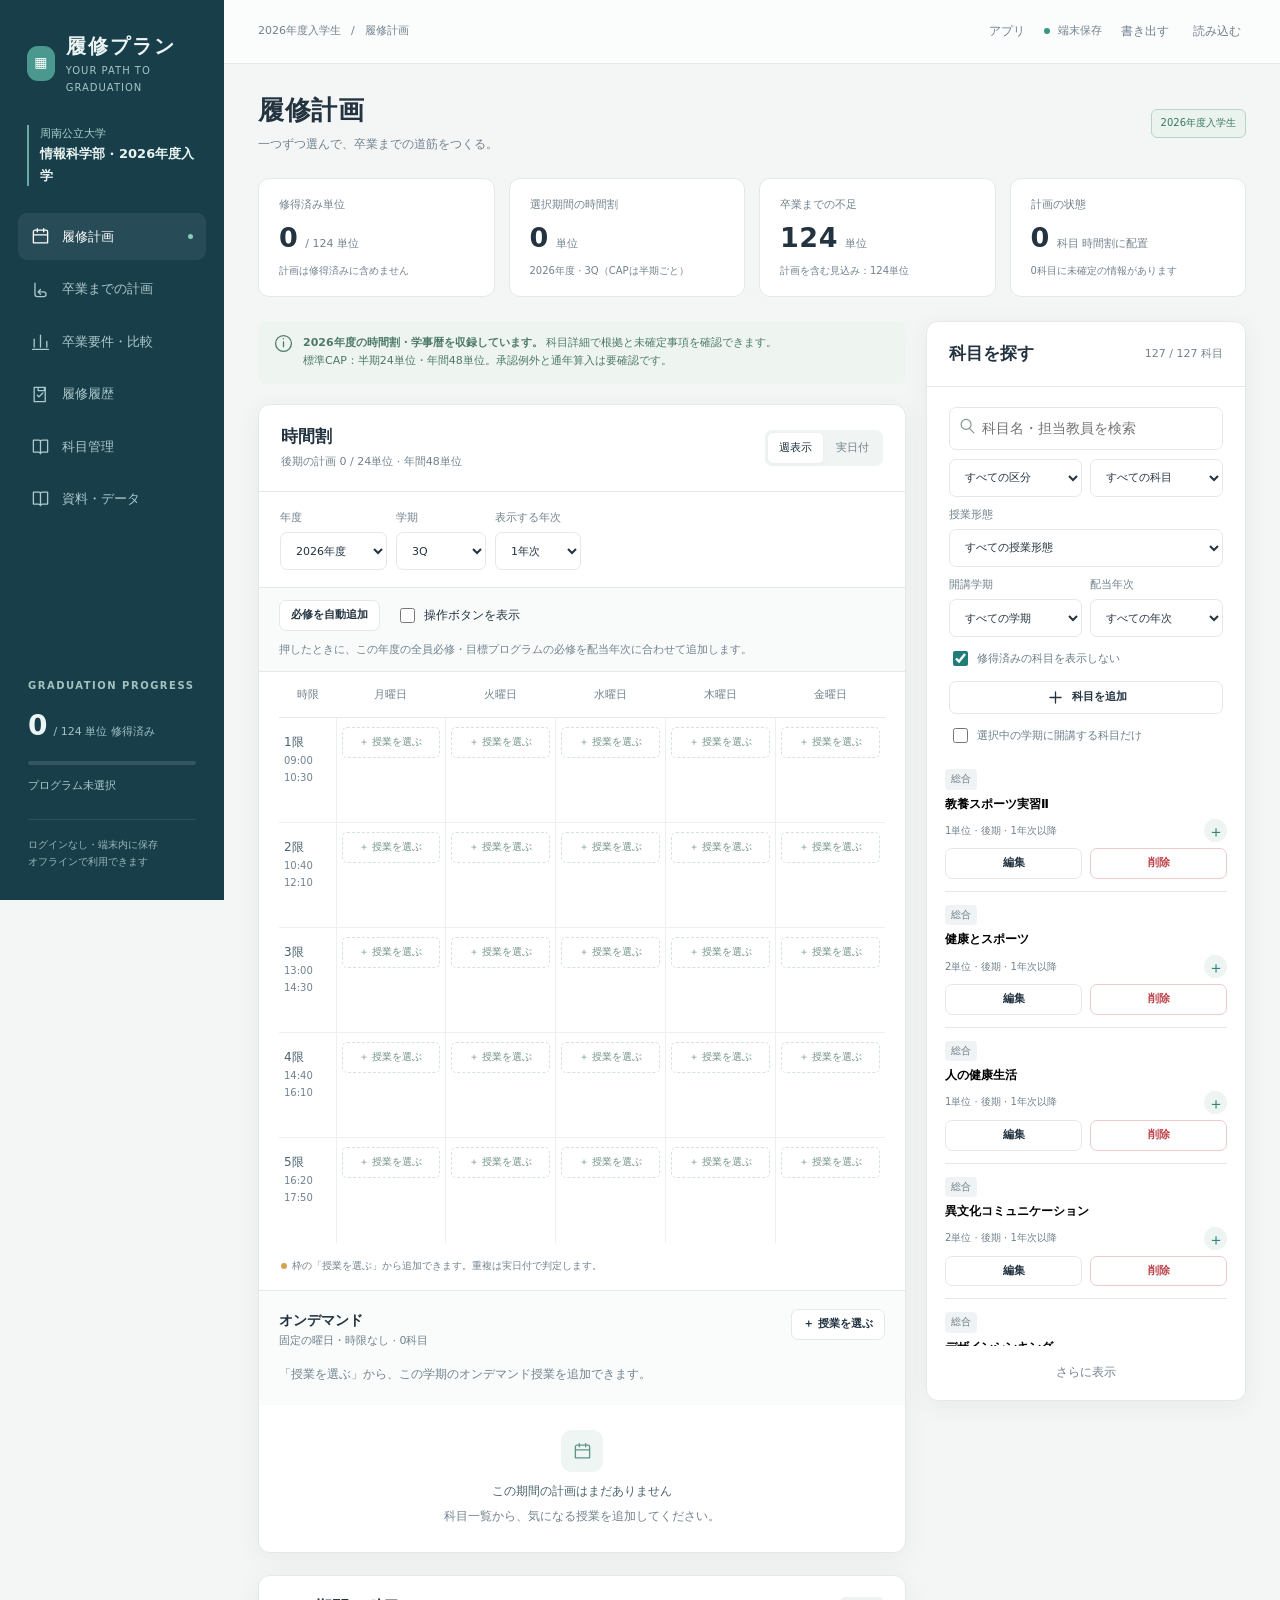
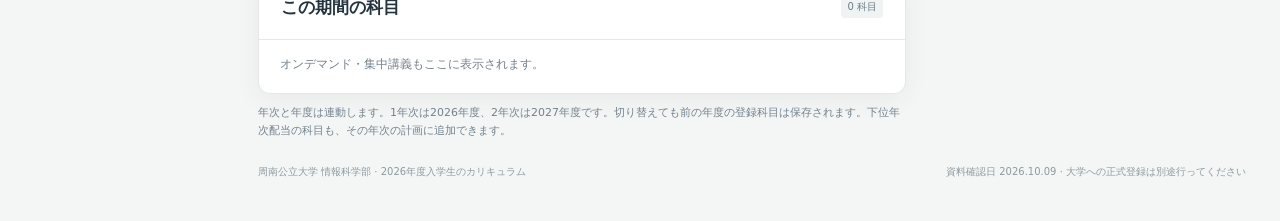
<file: index.html>
<!doctype html>
<html lang="ja">
<head><meta charset="utf-8"><meta name="viewport" content="width=device-width, initial-scale=1, viewport-fit=cover"><meta name="color-scheme" content="light"><title>履修プラン｜情報科学部 2026</title>
<style>
:root{--ink:#233340;--muted:#71828e;--line:#e4e9e8;--bg:#f4f6f5;--paper:#fff;--navy:#173e49;--teal:#207d77;--mint:#e4f3ee;--orange:#b07424;--amber:#fff5df;--red:#bd4148;--rose:#fff0f0;--blue:#3761a4;--shadow:0 5px 25px #243a4710}
*{box-sizing:border-box}body{margin:0;font:14px/1.65 "Yu Gothic UI","Meiryo",system-ui,sans-serif;color:var(--ink);background:var(--bg)}button,input,select,textarea{font:inherit}button,a,input,select,textarea{-webkit-tap-highlight-color:transparent}button{cursor:pointer}button:disabled{cursor:not-allowed;opacity:.55}button:focus-visible,a:focus-visible,input:focus-visible,select:focus-visible,textarea:focus-visible{outline:3px solid #5daea4;outline-offset:3px}button{border:0}a{color:var(--teal);text-decoration:underline;text-underline-offset:3px}h1,h2,h3,p{margin:0}h1{font-size:26px;letter-spacing:.025em;line-height:1.4}h2{font-size:17px;line-height:1.5}h3{font-size:14px}.muted{color:var(--muted)}.tiny{font-size:11px}.small{font-size:12px}.eyebrow{font-size:10px;letter-spacing:.15em;font-weight:700;color:var(--muted)}.icon{width:19px;height:19px;flex-shrink:0;vertical-align:middle}.sidebar{width:224px;position:fixed;inset:0 auto 0 0;background:var(--navy);color:#ecf5f3;padding:30px 18px;display:flex;flex-direction:column;z-index:10}.brand{display:flex;gap:11px;align-items:center;padding:0 9px}.brand-mark{width:35px;height:35px;background:#4b998e;color:#fff;border-radius:11px;display:grid;place-items:center}.brand strong{font-size:20px;letter-spacing:.1em}.brand span{display:block;font-size:10px;color:#a8c6c8;letter-spacing:.1em}.cohort{margin:29px 9px 27px;border-left:2px solid #68aaa0;padding-left:11px;font-size:11px;color:#acd0cc}.cohort b{display:block;color:#eaf4f1;font-size:13px}nav{display:grid;gap:5px}.nav-btn{color:#aec9cc;display:flex;align-items:center;gap:12px;padding:13px 13px;border-radius:9px;background:transparent;text-align:left;font-size:13px}.nav-btn.active{background:#ffffff13;color:#fff}.nav-btn.active::after{content:"";width:5px;height:5px;border-radius:50%;background:#87cdb8;margin-left:auto}.nav-btn:hover{background:#ffffff0c;color:#fff}.side-bottom{margin-top:auto;padding:20px 10px 0}.side-progress{height:4px;background:#ffffff20;margin:12px 0;border-radius:4px;overflow:hidden}.side-progress span{display:block;background:#8bd0bc;height:100%}.side-footer{font-size:10px;color:#9ab9be;border-top:1px solid #ffffff16;padding-top:17px;margin-top:24px}.app{margin-left:224px;min-height:100vh}.topbar{height:64px;border-bottom:1px solid var(--line);background:#ffffffb3;display:flex;align-items:center;justify-content:space-between;padding:0 34px;gap:12px}.breadcrumb{font-size:11px;color:var(--muted);display:flex;gap:10px;align-items:center}.save-state{font-size:11px;color:var(--muted);display:flex;gap:8px;align-items:center}.dot{width:6px;height:6px;border-radius:50%;background:#389780;display:inline-block}.top-actions{display:flex;gap:14px;align-items:center}.link-btn{background:none;color:var(--muted);font-size:12px;padding:5px}.link-btn:hover{color:var(--teal)}.content{max-width:1540px;margin:auto;padding:28px 34px 40px}.page-head{display:flex;justify-content:space-between;align-items:center;gap:12px;margin-bottom:23px}.page-head p{margin-top:7px;font-size:12px;color:var(--muted)}.head-tag{border:1px solid #b6d4ca;background:#eaf3ee;color:#3b7664;border-radius:6px;padding:5px 9px;font-size:10px;white-space:nowrap}.stats{display:grid;grid-template-columns:repeat(4,1fr);gap:14px;margin-bottom:24px}.stat{padding:17px 20px;background:var(--paper);border:1px solid var(--line);border-radius:11px}.stat label{display:block;color:var(--muted);font-size:11px;margin-bottom:8px}.stat strong{font-size:27px;line-height:1.2;letter-spacing:.02em}.stat small{font-size:11px;font-weight:400;color:var(--muted);margin-left:7px}.stat-foot{font-size:10px;color:var(--muted);margin-top:8px}.panel{background:#fff;border:1px solid var(--line);border-radius:12px;box-shadow:var(--shadow);overflow:hidden}.panel-head{padding:19px 22px;border-bottom:1px solid var(--line);display:flex;justify-content:space-between;align-items:center;gap:10px}.panel-body{padding:20px 22px}.workspace{display:grid;grid-template-columns:minmax(0,1fr) 320px;gap:20px;align-items:start}.right-panel{position:sticky;top:16px}.field{display:grid;gap:5px;font-size:11px;color:var(--muted)}.control{padding:9px 11px;border:1px solid var(--line);border-radius:7px;background:#fff;color:var(--ink);width:100%;min-height:38px}select.control{padding-right:24px}textarea.control{resize:vertical}.controls{display:flex;align-items:end;gap:9px;flex-wrap:wrap}.toolbar{padding:17px 21px;display:flex;gap:10px;align-items:center;justify-content:space-between;border-bottom:1px solid var(--line);flex-wrap:wrap}.segment{display:flex;background:#f0f4f2;padding:3px;border-radius:7px;gap:2px}.segment button{background:none;font-size:11px;color:var(--muted);padding:6px 11px;border-radius:5px;white-space:nowrap}.segment .selected{color:var(--ink);background:#fff;box-shadow:0 1px 5px #0000000a}.term-select{min-width:90px}.btn{padding:10px 15px;background:var(--teal);color:#fff;border-radius:7px;font-size:12px;font-weight:600;display:inline-flex;align-items:center;justify-content:center;gap:7px;line-height:1.5}.btn:hover{background:#17655f}.btn.secondary{background:#fff;border:1px solid var(--line);color:var(--ink)}.btn.secondary:hover{background:#f5f8f6}.btn.danger{background:#fff;border:1px solid #edcace;color:var(--red)}.btn.small-btn{font-size:11px;padding:6px 11px}.badge{font-size:10px;padding:2px 6px;border-radius:4px;display:inline-block;background:#f0f3f4;color:#6b7d87;white-space:nowrap}.badge.green{background:var(--mint);color:#277e6c}.badge.blue{background:#eaf0ff;color:#4268a5}.badge.amber{background:var(--amber);color:var(--orange)}.badge.red{background:var(--rose);color:var(--red)}.tags{display:flex;gap:5px;flex-wrap:wrap}.notice{display:flex;align-items:flex-start;gap:10px;padding:13px 16px;background:#eef5f1;color:#4d7969;font-size:11px;border-radius:8px;margin-bottom:20px}.notice.amber{background:var(--amber);color:#987037}.notice.red{background:var(--rose);color:var(--red)}.notice strong{font-weight:600}.weekly-scroll{overflow-x:auto;padding:0 20px 15px}.weekly{width:100%;min-width:570px;border-collapse:collapse;table-layout:fixed}.weekly th{height:46px;font-size:11px;color:var(--muted);font-weight:500;border-bottom:1px solid var(--line)}.weekly th:first-child{width:57px}.weekly td{vertical-align:top;height:105px;border-bottom:1px solid #edf0ef;border-right:1px solid #edf0ef;padding:5px}.weekly tr:last-child td{border-bottom:0}.weekly td:last-child{border-right:0}.weekly .time-cell{font-size:10px;color:var(--muted);padding-top:15px}.time-cell b{font-size:12px;color:#4c6370;display:block;font-weight:500}.lesson{background:#edf5f2;border-left:3px solid #379589;border-radius:4px;display:block;width:100%;text-align:left;font-size:10px;line-height:1.5;padding:8px 7px;color:var(--ink);margin-bottom:4px;min-height:66px}.lesson.ds{background:#eaf1fe;border-color:#678bc9}.lesson.ie{background:#f0edf8;border-color:#9580bf}.lesson.ba{background:#fdf1e6;border-color:#cc9a61}.lesson.invalid{border-color:var(--red);background:var(--rose)}.lesson b{display:block;font-size:11px;font-weight:600}.lesson span{display:block;font-size:9px;color:#678}.empty{text-align:center;padding:25px 20px;color:var(--muted);font-size:12px}.empty-mark{display:inline-flex;width:42px;height:42px;background:#eff5f2;border-radius:11px;color:#5e958a;align-items:center;justify-content:center;margin-bottom:10px}.empty b{display:block;color:#49636d;font-weight:500;margin-bottom:5px}.plan-items{padding:0 21px 18px}.plan-row{display:flex;gap:12px;align-items:center;padding:13px 0;border-top:1px solid var(--line)}.plan-title{flex:1;min-width:0}.plan-title button{font-size:12px;font-weight:600;background:none;color:var(--ink);text-align:left;padding:0}.plan-title .small{margin-top:3px;font-size:10px}.status-mark{width:7px;height:7px;border-radius:50%;background:#d4a34e;flex-shrink:0}.status-mark.invalid{background:var(--red)}.status-mark.checked{background:#368e76}.status-mark.conditional{background:#668cc7}.delete-btn{background:transparent;color:#a1adb2;padding:5px}.delete-btn:hover{color:var(--red)}.search-wrap{position:relative}.search-wrap input{padding-left:32px}.search-wrap .icon{position:absolute;top:10px;left:10px;width:17px;color:#82958f}.catalog-filters{display:grid;grid-template-columns:1fr 1fr;gap:8px;margin-top:9px}.catalog-filters select{font-size:11px}.check-label{font-size:11px;color:#697e88;display:flex;align-items:center;gap:6px;margin-top:11px}input[type=checkbox]{accent-color:var(--teal);width:15px;height:15px}.course-list{max-height:590px;overflow-y:auto;padding:0 18px}.course-card{padding:13px 0;border-bottom:1px solid var(--line);background:#fff;width:100%;text-align:left;display:block}.course-card:last-child{border-bottom:0}.course-card:hover b{color:var(--teal)}.course-card b{font-weight:600;font-size:12px;display:block;margin:5px 0}.course-bottom{display:flex;justify-content:space-between;color:var(--muted);font-size:10px;align-items:center;gap:8px}.plus{background:#edf4f1;color:var(--teal);border-radius:50%;width:23px;height:23px;display:grid;place-items:center;font-size:16px}.legend{display:flex;gap:13px;align-items:center;font-size:10px;color:var(--muted);padding:0 22px 16px;flex-wrap:wrap}.legend i{width:6px;height:6px;border-radius:50%;display:inline-block;background:#d4a34e;margin-right:5px}.section-gap{margin-top:22px}.row-split{display:flex;justify-content:space-between;align-items:center;gap:12px}.bar{background:#eef2f0;border-radius:10px;height:5px;overflow:hidden;margin:10px 0}.bar span{display:block;background:#438d7f;border-radius:10px;height:100%}.graduation-grid{display:grid;grid-template-columns:1.15fr 1fr;gap:20px;align-items:start}.requirement{padding:17px 0;border-bottom:1px solid var(--line)}.requirement:last-child{border-bottom:0}.requirement .row-split{font-size:12px}.requirement strong{font-size:12px}.missing-list{color:var(--muted);font-size:11px;margin-top:6px;line-height:1.8}.programs-grid{display:grid;grid-template-columns:repeat(3,1fr);gap:16px}.program-card{padding:20px;border:1px solid var(--line);border-radius:10px;background:#fff}.program-card.ds{border-top:3px solid #678bc9}.program-card.ie{border-top:3px solid #9580bf}.program-card.ba{border-top:3px solid #cc9a61}.program-code{font-size:23px;font-weight:650;letter-spacing:.05em}.program-name{font-size:11px;color:var(--muted);margin:3px 0 16px}.program-credits{font-size:20px;font-weight:600}.year-grid{display:grid;grid-template-columns:repeat(2,1fr);gap:17px}.year-card .panel-head{background:#f9fbfa}.year-section{padding:15px 20px}.year-term{font-size:11px;color:var(--muted);padding:6px 0;border-bottom:1px solid var(--line)}.history-toolbar{display:flex;gap:12px;margin-bottom:16px;flex-wrap:wrap}.history-toolbar .search-wrap{flex:1;min-width:220px}.data-table{width:100%;border-collapse:collapse}.data-table th,.data-table td{text-align:left;border-bottom:1px solid var(--line);padding:13px 16px;font-size:12px}.data-table th{font-size:10px;color:var(--muted);background:#fafcfb;font-weight:500}.data-table tr:last-child td{border-bottom:0}.table-scroll{overflow:auto}.data-table .button-cell{text-align:right;white-space:nowrap}.data-cards{display:grid;grid-template-columns:repeat(2,1fr);gap:18px}.source-card{padding:23px}.source-card p{margin:9px 0;font-size:12px;color:var(--muted)}.source-card a{font-size:11px}.issue-list{list-style:none;padding:0;margin:0}.issue-list li{font-size:12px;border-bottom:1px solid var(--line);padding:12px 0}.issue-list li:last-child{border-bottom:0}.footer{margin-top:24px;font-size:10px;color:#8b9b9f;display:flex;justify-content:space-between;gap:12px;flex-wrap:wrap}.dialog{border:0;border-radius:15px;padding:0;box-shadow:0 24px 70px #14333133;width:min(720px,calc(100% - 28px));max-height:92vh;color:var(--ink)}.dialog::backdrop{background:#18343e77;backdrop-filter:blur(3px)}.dialog-header{padding:24px 25px 17px;border-bottom:1px solid var(--line);display:flex;justify-content:space-between;align-items:flex-start;gap:12px}.dialog-header h2{font-size:20px}.dialog-body{padding:21px 25px;overflow:auto;max-height:65vh}.dialog-footer{display:flex;justify-content:space-between;gap:12px;padding:17px 25px;border-top:1px solid var(--line);background:#fafcfb}.dialog-grid{display:grid;grid-template-columns:repeat(3,1fr);gap:12px}.dialog-full{grid-column:1/-1}.dialog .field{font-size:12px}.dialog h3{margin-top:19px;margin-bottom:7px}.result-box{padding:12px 14px;border:1px solid #f0dfb9;border-radius:8px;background:#fffaf0;font-size:11px;margin-top:14px}.result-box.red{border-color:#edc9cd;background:var(--rose);color:#a1464f}.result-box.green{border-color:#c9dfd4;background:#eef6f1}.result-box ul{padding-left:17px;margin:6px 0 0}.result-box p{margin-top:6px}.meta-grid{display:grid;grid-template-columns:100px 1fr;font-size:11px;gap:7px;margin-top:10px}.meta-grid dt{color:var(--muted)}.meta-grid dd{margin:0;word-break:break-word}.toast{position:fixed;bottom:27px;left:calc(50% + 100px);transform:translateX(-50%);background:var(--navy);color:#fff;padding:13px 22px;border-radius:9px;font-size:12px;z-index:100;box-shadow:0 5px 25px #0003;max-width:90vw}.toast[hidden]{display:none}.toast.error{background:#a1454d}.mobile-brand{display:none}.mobile-nav{display:none}.long-empty{padding:58px 20px}.inline-details{font-size:11px;color:var(--muted);padding-top:9px}.inline-details summary{cursor:pointer;color:#547c76}.inline-details pre{white-space:pre-wrap;overflow-wrap:anywhere}.date-event{display:flex;align-items:start;gap:16px;padding:13px 0;border-bottom:1px solid var(--line)}.date-event .event-time{font-size:11px;color:var(--muted);min-width:95px}.date-event b{font-size:12px;font-weight:600}.subheading{display:flex;justify-content:space-between;align-items:center;margin:0 0 13px}.info-line{font-size:11px;color:var(--muted);margin-top:10px}.ring{border:5px solid #e7f0ec;border-top-color:#498e7f;border-radius:50%;height:67px;width:67px;display:grid;place-items:center;font-size:18px;font-weight:600;flex-shrink:0}.flex-gap{display:flex;gap:12px;align-items:center}.print-only{display:none}
@media(min-width:1500px){.workspace{grid-template-columns:minmax(0,1fr) 345px}.weekly td{height:118px}}
@media(max-width:1200px){.sidebar{width:195px;padding:27px 13px}.app{margin-left:195px}.content{padding:24px}.topbar{padding:0 24px}.workspace{grid-template-columns:minmax(0,1fr) 285px;gap:14px}.panel-head,.panel-body{padding-left:17px;padding-right:17px}.weekly-scroll{padding:0 12px 10px}.stats{gap:10px}.stat{padding:15px}.toast{left:calc(50% + 97px)}}
@media(max-width:1000px){.sidebar{width:180px}.app{margin-left:180px}.workspace{grid-template-columns:1fr}.right-panel{position:static}.course-list{max-height:420px;display:grid;grid-template-columns:repeat(2,1fr);column-gap:20px}.catalog-filters{grid-template-columns:1fr 1fr}.graduation-grid{grid-template-columns:1fr}.toast{left:calc(50% + 90px)}}
@media(max-width:700px){.sidebar{display:none}.app{margin:0}.topbar{height:57px;padding:0 17px}.breadcrumb{display:none}.mobile-brand{display:block;font-weight:700;font-size:15px;letter-spacing:.04em}.save-state{font-size:9px}.top-actions{gap:5px}.topbar .link-btn{font-size:10px}.mobile-nav{display:flex;overflow-x:auto;background:#fff;border-bottom:1px solid var(--line);padding:7px 10px;gap:5px;position:sticky;top:0;z-index:9}.mobile-nav button{font-size:11px;white-space:nowrap;background:transparent;color:var(--muted);padding:8px 11px;border-radius:6px}.mobile-nav button.active{background:var(--mint);color:var(--teal)}.content{padding:23px 15px 30px}.page-head{align-items:flex-start;margin-bottom:19px}h1{font-size:23px}.head-tag{font-size:9px;padding:4px 7px}.page-head p{font-size:11px}.stats{grid-template-columns:repeat(2,1fr);gap:9px;margin-bottom:19px}.stat{padding:14px 16px}.stat strong{font-size:24px}.stat label{font-size:10px}.workspace{gap:16px}.panel-head{padding:16px}.toolbar{padding:13px 15px}.controls{width:100%;justify-content:space-between}.controls .field{flex:1}.weekly-scroll{padding:0 8px 10px}.programs-grid{grid-template-columns:1fr}.year-grid,.data-cards{grid-template-columns:1fr}.course-list{display:block;max-height:480px}.toast{left:50%;bottom:18px}.dialog-header{padding:20px}.dialog-header h2{font-size:18px}.dialog-body{padding:17px 20px}.dialog-grid{grid-template-columns:1fr 1fr}.dialog-footer{padding:15px 20px}.data-table td,.data-table th{padding:12px 11px}.history-toolbar .control{min-width:125px}.dialog .meta-grid{grid-template-columns:85px 1fr}.date-event{gap:10px}.event-time{min-width:85px!important}}
@media print{.sidebar,.topbar,.mobile-nav,.right-panel,.toast,.toolbar button,.delete-btn,.link-btn,.btn,.dialog,.history-toolbar{display:none!important}.app{margin:0}.content{padding:0;max-width:none}.workspace,.graduation-grid{display:block}.stats{margin-bottom:12px}.panel,.stat{box-shadow:none;break-inside:avoid}.panel{margin-bottom:15px}.weekly td{height:80px}.year-grid{display:block}.print-only{display:block}.panel-body{padding:15px}.footer{margin-top:12px}body{background:#fff;color:#000}.year-card{break-inside:avoid}.notice{padding:8px}}

.slot-add{width:100%;background:transparent;border:1px dashed #d6e3dc;border-radius:5px;padding:6px 3px;font-size:10px;color:#729189;text-align:center;margin-top:4px}.slot-add:hover{background:#eaf4ee;color:#217b6c;border-color:#75ac9a}.record-actions{display:flex;align-items:center;gap:8px;flex-wrap:wrap;justify-content:flex-end}.lesson-wrap{border-radius:5px;margin-bottom:6px;overflow:hidden;border:1px solid #e1eae5}.lesson-wrap .lesson{margin:0;border-radius:0}.lesson-state-btn{width:100%;background:#f6faf7;padding:5px 4px;color:#4b8272;font-size:9px;text-align:center;border-top:1px solid #e0ebe5}.lesson-state-btn:hover{background:#dff0e7}.lesson-wrap.earned .lesson{background:#dff1e8;border-color:#2f9b73}.lesson-wrap.earned .lesson-state-btn{color:#237651;background:#edf8f1}.slot-dialog{width:min(620px,calc(100% - 28px))}
@media(max-width:700px){.record-actions{flex-direction:column;align-items:flex-end;gap:4px}.record-actions .small-btn{font-size:10px;padding:4px 7px}}
.catalog-item{border-bottom:1px solid var(--line)}.catalog-item .course-card{border-bottom:0;padding-bottom:6px}.catalog-actions{display:flex;justify-content:flex-end;gap:4px;padding-bottom:7px}.catalog-actions .link-btn{font-size:10px;padding:4px 6px}.catalog-actions{justify-content:space-between;gap:8px;padding-bottom:12px}.catalog-actions .btn{flex:1}.lesson-actions{display:flex;border-top:1px solid #dce8e1}.lesson-actions button{flex:1;background:#fff;padding:5px 2px;font-size:9px;color:#426f63}.lesson-actions button+button{border-left:1px solid #e1eae5;color:var(--red)}.lesson-actions button:hover{background:#eff6f2}.dialog-footer>.record-actions{flex:1}.plan-row>.delete-btn{display:none}.data-table .button-cell .btn{margin-top:3px;margin-bottom:3px}
</style><style id="planningStyle">.on-demand-section{padding:18px 20px 20px;border-top:1px solid var(--line);background:#fafcfb}.on-demand-list{display:grid;grid-template-columns:repeat(auto-fit,minmax(min(100%,190px),1fr));gap:12px;margin-top:15px}.on-demand-list .lesson-wrap{margin:0;min-width:0;background:white}.on-demand-list .lesson{min-height:80px;padding:11px}.on-demand-list .lesson b{font-size:12px}.on-demand-empty{margin-top:13px;line-height:1.8}.required-controls{display:flex;align-items:center;gap:10px 16px;flex-wrap:wrap;padding:12px 20px;border-bottom:1px solid var(--line);background:#f9fbfa}.required-controls .check-label{margin:0;color:var(--ink);font-size:12px}.required-controls .link-btn{margin-left:auto}.required-notice details{margin-top:6px}.required-notice summary{cursor:pointer}.required-issue{border-top:1px solid #e8d9b7;padding:8px 0}.required-issue p{font-size:11px}.required-issue .link-btn{color:#876023;text-align:left}.on-demand-section .row-split{align-items:flex-start}.on-demand-section h3{font-size:14px}
@media(max-width:700px){.on-demand-section{padding:16px}.on-demand-list{grid-template-columns:1fr 1fr;gap:8px}.on-demand-list .lesson{padding:9px 7px}.on-demand-section .btn{white-space:nowrap}.required-controls{padding:12px 15px;gap:7px}.required-controls>.tiny{flex-basis:100%;font-size:10px}.required-controls .link-btn{margin-left:0}.required-notice{font-size:11px}}
@media(max-width:360px){.on-demand-list{grid-template-columns:1fr}}
@media print{.required-controls,.required-notice,.on-demand-section .btn,.on-demand-section .lesson-state-btn,.on-demand-section .lesson-actions{display:none!important}.on-demand-section{background:white}.on-demand-list{grid-template-columns:repeat(3,1fr)}.on-demand-section .lesson{display:block}}

.lesson-category{display:block;font-size:10px;line-height:1.5;color:#47665f;margin:3px 0;overflow-wrap:anywhere}.lesson .lesson-category{font-size:10px;color:#47665f}.plan-title .lesson-category{font-size:10px}.required-controls .btn{white-space:nowrap}
.weekly .lesson-wrap~.slot-add{display:none}
.workspace:not(.show-course-actions) .lesson-state-btn,.workspace:not(.show-course-actions) .lesson-actions,.workspace:not(.show-course-actions) .plan-row .record-actions .btn{display:none}
@media print{.weekly .lesson-state-btn,.weekly .lesson-actions{display:none!important}}
</style>
<meta name="description" content="時間割・履修履歴・卒業要件を確認できる履修登録シミュレーター。端末内保存とオフライン起動に対応。">
<meta name="theme-color" content="#173e49">
<meta name="mobile-web-app-capable" content="yes">
<meta name="apple-mobile-web-app-capable" content="yes">
<meta name="apple-mobile-web-app-status-bar-style" content="default">
<meta name="apple-mobile-web-app-title" content="履修プラン">
<link rel="manifest" href="./manifest.webmanifest">
<link rel="icon" type="image/png" sizes="192x192" href="./icons/icon-192.png">
<link rel="apple-touch-icon" sizes="180x180" href="./icons/apple-touch-icon.png">
<link rel="stylesheet" href="./pwa.css">
</head>
<body>
<aside class="sidebar">
 <div class="brand"><div class="brand-mark" aria-hidden="true">▦</div><div><strong>履修プラン</strong><span>YOUR PATH TO GRADUATION</span></div></div>
 <div class="cohort">周南公立大学<b>情報科学部 · 2026年度入学</b></div>
 <nav aria-label="メインメニュー" id="nav"></nav>
 <div class="side-bottom"><div class="eyebrow" style="color:#a2c1bf">GRADUATION PROGRESS</div><div style="display:flex;align-items:baseline;gap:6px;margin-top:8px"><strong id="sideCredits" style="font-size:28px">0</strong><span class="tiny" style="color:#a6c3c6">/ 124 単位 修得済み</span></div><div class="side-progress"><span id="sideBar"></span></div><p class="tiny" style="color:#adcbca" id="sideProgram">プログラム未選択</p><div class="side-footer">ログインなし・端末内に保存<br>オフラインで利用できます</div></div>
</aside>
<div class="app"><header class="topbar"><div class="breadcrumb">2026年度入学生 <span>/</span><span id="crumb">履修計画</span></div><div class="mobile-brand">▦ 履修プラン</div><div class="top-actions"><button class="link-btn pwa-menu" id="pwaMenu" type="button" aria-haspopup="dialog">アプリ</button><span class="save-state" id="saveState"><i class="dot"></i>端末保存</span><button class="link-btn" id="exportBtn">書き出す</button><button class="link-btn" id="importBtn">読み込む</button></div></header><nav class="mobile-nav" id="mobileNav" aria-label="メインメニュー"></nav><main class="content" id="main"></main></div>
<dialog class="dialog" id="courseDialog" aria-labelledby="dialogTitle"><div id="dialogContent"></div></dialog>
<dialog class="dialog" id="confirmDialog" aria-labelledby="confirmTitle"><div class="dialog-header"><h2 id="confirmTitle">確認</h2></div><div class="dialog-body" id="confirmMessage"></div><div class="dialog-footer"><button class="btn secondary" id="cancelConfirm">キャンセル</button><button class="btn" id="acceptConfirm">実行</button></div></dialog>
<dialog class="dialog slot-dialog" id="slotDialog" aria-labelledby="slotTitle"><div id="slotContent"></div></dialog>
<dialog class="dialog" id="editorDialog" aria-labelledby="editorTitle"><div id="editorContent"></div></dialog>
<input id="importFile" type="file" accept=".json,application/json" hidden><input id="scheduleFile" type="file" accept=".json,application/json" hidden><div id="toast" class="toast" role="status" hidden></div>
<script id="courseData" type="application/json">{"schema_version":1,"scope":"要件定義用の資料抽出。大学の履修登録判定として未検証。","sources":[{"id":"R","name":"情報科学部.pdf","pdf_pages":5,"curriculum_cohort":2026,"printed_pages":"149-158","relevant_printed_pages":"152-158"},{"id":"T","name":"【情報科学部】令和8年度時間割（2026.09.25更新） (1).pdf","pdf_pages":1,"filename_update":"2026-09-25","printed_update":"2026-03-12","version_status":"不一致・要確認"},{"id":"C","name":"令和8年度学部学事暦","url":"https://www.shunan-u.ac.jp/wp-content/uploads/2026/04/44f72ff3d32b15bbf8eaa64ae80309dc.pdf","entry_url":"https://www.shunan-u.ac.jp/student/campuslife/event_schedule/","academic_year":2026,"verified_on":"2026-10-09","pdf_pages":2},{"id":"S","name":"2026年度公開シラバス・情報科学科の検索結果","url":"https://aaaweb.shunan-u.ac.jp/aa_web/syllabus/se0010.aspx?me=EU&opi=mt0010","verified_on":"2026-10-09","query":"年度2026、開講学部学科＝情報科学部 情報科学科","rows":139,"coverage":"一覧139件を確認。詳細本文は5科目を確認。全科目の先修条件の確認は未完了。"},{"id":"L","name":"周南公立大学履修規程","url":"https://www.shunan-u.ac.jp/wp-content/uploads/2025/04/a44563b1c70f0a80f1af0cb74c61f00c.pdf","entry_url":"https://www.shunan-u.ac.jp/student/lecture/student_regulations/","verified_on":"2026-10-09","latest_effective_date_in_pdf":"2025-04-01","pdf_pages":9},{"id":"H","name":"講義・試験等について（授業時間）","url":"https://www.shunan-u.ac.jp/student/lecture/lecinfo/","verified_on":"2026-10-09"}],"catalog":[{"id":"C001","name":"周南Well-being創生入門","category":"総合科目","allocation_raw":"1前","credits":2,"required_for_all":true,"programs":[],"required_in_programs":[],"source_id":"R","source_pdf_page":3,"source_printed_page":154,"group_minimum_credits":null},{"id":"C002","name":"持続可能な社会とダイバーシティ","category":"総合科目","allocation_raw":"1前","credits":2,"required_for_all":false,"programs":[],"required_in_programs":[],"source_id":"R","source_pdf_page":3,"source_printed_page":154,"group_minimum_credits":null},{"id":"C003","name":"教養スポーツ実習Ⅰ","category":"総合科目","allocation_raw":"1前","credits":1,"required_for_all":true,"programs":[],"required_in_programs":[],"source_id":"R","source_pdf_page":3,"source_printed_page":154,"group_minimum_credits":null},{"id":"C004","name":"メンタルヘルス入門","category":"総合科目","allocation_raw":"1前","credits":1,"required_for_all":false,"programs":[],"required_in_programs":[],"source_id":"R","source_pdf_page":3,"source_printed_page":154,"group_minimum_credits":null},{"id":"C005","name":"教養スポーツ実習Ⅱ","category":"総合科目","allocation_raw":"1後","credits":1,"required_for_all":false,"programs":[],"required_in_programs":[],"source_id":"R","source_pdf_page":3,"source_printed_page":154,"group_minimum_credits":null},{"id":"C006","name":"健康とスポーツ","category":"総合科目","allocation_raw":"1後","credits":2,"required_for_all":false,"programs":[],"required_in_programs":[],"source_id":"R","source_pdf_page":3,"source_printed_page":154,"group_minimum_credits":null},{"id":"C007","name":"人の健康生活","category":"総合科目","allocation_raw":"1後","credits":1,"required_for_all":false,"programs":[],"required_in_programs":[],"source_id":"R","source_pdf_page":3,"source_printed_page":154,"group_minimum_credits":null},{"id":"C008","name":"異文化コミュニケーション","category":"総合科目","allocation_raw":"1後","credits":2,"required_for_all":false,"programs":[],"required_in_programs":[],"source_id":"R","source_pdf_page":3,"source_printed_page":154,"group_minimum_credits":null},{"id":"C009","name":"周南Well-being創生論","category":"総合科目","allocation_raw":"2前","credits":2,"required_for_all":true,"programs":[],"required_in_programs":[],"source_id":"R","source_pdf_page":3,"source_printed_page":154,"group_minimum_credits":null},{"id":"C010","name":"健康と福祉","category":"総合科目","allocation_raw":"2前","credits":2,"required_for_all":false,"programs":[],"required_in_programs":[],"source_id":"R","source_pdf_page":3,"source_printed_page":154,"group_minimum_credits":null},{"id":"C011","name":"デザインシンキング","category":"総合科目","allocation_raw":"1通","credits":2,"required_for_all":false,"programs":[],"required_in_programs":[],"source_id":"R","source_pdf_page":3,"source_printed_page":154,"group_minimum_credits":null},{"id":"C012","name":"周南地域と産業","category":"総合科目","allocation_raw":"1後","credits":2,"required_for_all":false,"programs":[],"required_in_programs":[],"source_id":"R","source_pdf_page":3,"source_printed_page":154,"group_minimum_credits":null},{"id":"C013","name":"周南地域文化講座","category":"総合科目","allocation_raw":"1後","credits":2,"required_for_all":false,"programs":[],"required_in_programs":[],"source_id":"R","source_pdf_page":3,"source_printed_page":154,"group_minimum_credits":null},{"id":"C014","name":"自然災害と防災","category":"総合科目","allocation_raw":"2前","credits":1,"required_for_all":false,"programs":[],"required_in_programs":[],"source_id":"R","source_pdf_page":3,"source_printed_page":154,"group_minimum_credits":null},{"id":"C015","name":"アントレプレナーシップ入門","category":"総合科目","allocation_raw":"2前","credits":2,"required_for_all":false,"programs":[],"required_in_programs":[],"source_id":"R","source_pdf_page":3,"source_printed_page":154,"group_minimum_credits":null},{"id":"C016","name":"ソーシャルアントレプレナーシップ","category":"総合科目","allocation_raw":"2前","credits":2,"required_for_all":false,"programs":[],"required_in_programs":[],"source_id":"R","source_pdf_page":3,"source_printed_page":154,"group_minimum_credits":null},{"id":"C017","name":"ワークショップデザインⅠ","category":"総合科目","allocation_raw":"2通","credits":2,"required_for_all":false,"programs":[],"required_in_programs":[],"source_id":"R","source_pdf_page":3,"source_printed_page":154,"group_minimum_credits":null},{"id":"C018","name":"ワークショップデザインⅡ","category":"総合科目","allocation_raw":"3通","credits":2,"required_for_all":false,"programs":[],"required_in_programs":[],"source_id":"R","source_pdf_page":3,"source_printed_page":154,"group_minimum_credits":null},{"id":"C019","name":"ワークショップデザインⅢ","category":"総合科目","allocation_raw":"4通","credits":2,"required_for_all":false,"programs":[],"required_in_programs":[],"source_id":"R","source_pdf_page":3,"source_printed_page":154,"group_minimum_credits":null},{"id":"C020","name":"哲学","category":"総合科目","allocation_raw":"1前","credits":2,"required_for_all":false,"programs":[],"required_in_programs":[],"source_id":"R","source_pdf_page":3,"source_printed_page":154,"group_minimum_credits":null},{"id":"C021","name":"日本国憲法","category":"総合科目","allocation_raw":"1前","credits":2,"required_for_all":false,"programs":[],"required_in_programs":[],"source_id":"R","source_pdf_page":3,"source_printed_page":154,"group_minimum_credits":null},{"id":"C022","name":"社会学","category":"総合科目","allocation_raw":"1前","credits":2,"required_for_all":false,"programs":[],"required_in_programs":[],"source_id":"R","source_pdf_page":3,"source_printed_page":154,"group_minimum_credits":null},{"id":"C023","name":"生活と経済経営","category":"総合科目","allocation_raw":"1後","credits":2,"required_for_all":false,"programs":[],"required_in_programs":[],"source_id":"R","source_pdf_page":3,"source_printed_page":154,"group_minimum_credits":null},{"id":"C024","name":"ドイツ語Ⅰ","category":"総合科目","allocation_raw":"1後","credits":2,"required_for_all":false,"programs":[],"required_in_programs":[],"source_id":"R","source_pdf_page":3,"source_printed_page":154,"group_minimum_credits":null},{"id":"C025","name":"中国語Ⅰ","category":"総合科目","allocation_raw":"1後","credits":2,"required_for_all":false,"programs":[],"required_in_programs":[],"source_id":"R","source_pdf_page":3,"source_printed_page":154,"group_minimum_credits":null},{"id":"C026","name":"韓国語Ⅰ","category":"総合科目","allocation_raw":"1後","credits":2,"required_for_all":false,"programs":[],"required_in_programs":[],"source_id":"R","source_pdf_page":3,"source_printed_page":154,"group_minimum_credits":null},{"id":"C027","name":"韓国語Ⅱ","category":"総合科目","allocation_raw":"2前","credits":2,"required_for_all":false,"programs":[],"required_in_programs":[],"source_id":"R","source_pdf_page":3,"source_printed_page":154,"group_minimum_credits":null},{"id":"C028","name":"中国語Ⅱ","category":"総合科目","allocation_raw":"2前","credits":2,"required_for_all":false,"programs":[],"required_in_programs":[],"source_id":"R","source_pdf_page":3,"source_printed_page":154,"group_minimum_credits":null},{"id":"C029","name":"ドイツ語Ⅱ","category":"総合科目","allocation_raw":"2前","credits":2,"required_for_all":false,"programs":[],"required_in_programs":[],"source_id":"R","source_pdf_page":3,"source_printed_page":154,"group_minimum_credits":null},{"id":"C030","name":"教養ゼミ","category":"総合科目","allocation_raw":"1前","credits":2,"required_for_all":true,"programs":[],"required_in_programs":[],"source_id":"R","source_pdf_page":3,"source_printed_page":154,"group_minimum_credits":null},{"id":"C031","name":"留学英語","category":"総合科目","allocation_raw":"1前","credits":1,"required_for_all":false,"programs":[],"required_in_programs":[],"source_id":"R","source_pdf_page":3,"source_printed_page":154,"group_minimum_credits":null},{"id":"C032","name":"情報リテラシー","category":"総合科目","allocation_raw":"1前","credits":2,"required_for_all":false,"programs":[],"required_in_programs":[],"source_id":"R","source_pdf_page":3,"source_printed_page":154,"group_minimum_credits":null},{"id":"C033","name":"Python入門","category":"総合科目","allocation_raw":"1前","credits":2,"required_for_all":true,"programs":[],"required_in_programs":[],"source_id":"R","source_pdf_page":3,"source_printed_page":154,"group_minimum_credits":null},{"id":"C034","name":"コミュニケーション英語Ⅰ","category":"総合科目","allocation_raw":"1前","credits":1,"required_for_all":true,"programs":[],"required_in_programs":[],"source_id":"R","source_pdf_page":3,"source_printed_page":154,"group_minimum_credits":null},{"id":"C035","name":"キャリア形成活動Ⅰ","category":"総合科目","allocation_raw":"1通","credits":2,"required_for_all":true,"programs":[],"required_in_programs":[],"source_id":"R","source_pdf_page":3,"source_printed_page":154,"group_minimum_credits":null},{"id":"C036","name":"アカデミックライティング","category":"総合科目","allocation_raw":"1後","credits":2,"required_for_all":false,"programs":[],"required_in_programs":[],"source_id":"R","source_pdf_page":3,"source_printed_page":154,"group_minimum_credits":null},{"id":"C037","name":"コミュニケーション英語Ⅱ","category":"総合科目","allocation_raw":"1後","credits":1,"required_for_all":true,"programs":[],"required_in_programs":[],"source_id":"R","source_pdf_page":3,"source_printed_page":154,"group_minimum_credits":null},{"id":"C038","name":"データサイエンス入門","category":"総合科目","allocation_raw":"1後","credits":2,"required_for_all":false,"programs":[],"required_in_programs":[],"source_id":"R","source_pdf_page":3,"source_printed_page":154,"group_minimum_credits":null},{"id":"C039","name":"情報倫理","category":"総合科目","allocation_raw":"1後","credits":2,"required_for_all":true,"programs":[],"required_in_programs":[],"source_id":"R","source_pdf_page":3,"source_printed_page":154,"group_minimum_credits":null},{"id":"C040","name":"ビジネス英会話","category":"総合科目","allocation_raw":"2前","credits":2,"required_for_all":false,"programs":[],"required_in_programs":[],"source_id":"R","source_pdf_page":3,"source_printed_page":154,"group_minimum_credits":null},{"id":"C041","name":"情報社会論","category":"総合科目","allocation_raw":"2前","credits":2,"required_for_all":true,"programs":[],"required_in_programs":[],"source_id":"R","source_pdf_page":3,"source_printed_page":154,"group_minimum_credits":null},{"id":"C042","name":"コミュニケーション英語Ⅲ","category":"総合科目","allocation_raw":"2前","credits":1,"required_for_all":true,"programs":[],"required_in_programs":[],"source_id":"R","source_pdf_page":3,"source_printed_page":154,"group_minimum_credits":null},{"id":"C043","name":"キャリア形成活動Ⅱ","category":"総合科目","allocation_raw":"2通","credits":2,"required_for_all":false,"programs":[],"required_in_programs":[],"source_id":"R","source_pdf_page":3,"source_printed_page":154,"group_minimum_credits":null},{"id":"C044","name":"コミュニケーション英語Ⅳ","category":"総合科目","allocation_raw":"2後","credits":1,"required_for_all":true,"programs":[],"required_in_programs":[],"source_id":"R","source_pdf_page":3,"source_printed_page":154,"group_minimum_credits":null},{"id":"C045","name":"ビジネス英作文","category":"総合科目","allocation_raw":"2後","credits":2,"required_for_all":false,"programs":[],"required_in_programs":[],"source_id":"R","source_pdf_page":3,"source_printed_page":154,"group_minimum_credits":null},{"id":"C046","name":"総合英語中上級Ⅰ","category":"総合科目","allocation_raw":"3前","credits":1,"required_for_all":false,"programs":[],"required_in_programs":[],"source_id":"R","source_pdf_page":3,"source_printed_page":154,"group_minimum_credits":null},{"id":"C047","name":"総合英語中上級Ⅱ","category":"総合科目","allocation_raw":"3後","credits":1,"required_for_all":false,"programs":[],"required_in_programs":[],"source_id":"R","source_pdf_page":3,"source_printed_page":154,"group_minimum_credits":null},{"id":"C048","name":"グローバル英語","category":"総合科目","allocation_raw":"3後","credits":2,"required_for_all":false,"programs":[],"required_in_programs":[],"source_id":"R","source_pdf_page":3,"source_printed_page":154,"group_minimum_credits":null},{"id":"C049","name":"情報科学概論","category":"学科基礎科目","allocation_raw":"1Q1","credits":2,"required_for_all":true,"programs":[],"required_in_programs":[],"source_id":"R","source_pdf_page":4,"source_printed_page":155,"group_minimum_credits":null},{"id":"C050","name":"実社会とデータ分析","category":"学科基礎科目","allocation_raw":"1Q1","credits":2,"required_for_all":true,"programs":[],"required_in_programs":[],"source_id":"R","source_pdf_page":4,"source_printed_page":155,"group_minimum_credits":null},{"id":"C051","name":"計算機概論","category":"学科基礎科目","allocation_raw":"1Q2","credits":2,"required_for_all":true,"programs":[],"required_in_programs":[],"source_id":"R","source_pdf_page":4,"source_printed_page":155,"group_minimum_credits":null},{"id":"C052","name":"Python応用","category":"学科基礎科目","allocation_raw":"1Q2","credits":2,"required_for_all":true,"programs":[],"required_in_programs":[],"source_id":"R","source_pdf_page":4,"source_printed_page":155,"group_minimum_credits":null},{"id":"C053","name":"データ分析基礎","category":"学科基礎科目","allocation_raw":"1Q2","credits":2,"required_for_all":true,"programs":[],"required_in_programs":[],"source_id":"R","source_pdf_page":4,"source_printed_page":155,"group_minimum_credits":null},{"id":"C054","name":"線形代数基礎","category":"学科基礎科目","allocation_raw":"1Q3","credits":2,"required_for_all":false,"programs":[],"required_in_programs":[],"source_id":"R","source_pdf_page":4,"source_printed_page":155,"group_minimum_credits":null},{"id":"C055","name":"VBAプログラミング","category":"学科基礎科目","allocation_raw":"1Q3","credits":2,"required_for_all":true,"programs":[],"required_in_programs":[],"source_id":"R","source_pdf_page":4,"source_printed_page":155,"group_minimum_credits":null},{"id":"C056","name":"データの可視化","category":"学科基礎科目","allocation_raw":"1Q3","credits":2,"required_for_all":false,"programs":[],"required_in_programs":[],"source_id":"R","source_pdf_page":4,"source_printed_page":155,"group_minimum_credits":null},{"id":"C057","name":"企業とデータ分析","category":"学科基礎科目","allocation_raw":"1Q3","credits":2,"required_for_all":false,"programs":[],"required_in_programs":[],"source_id":"R","source_pdf_page":4,"source_printed_page":155,"group_minimum_credits":null},{"id":"C058","name":"微分積分基礎","category":"学科基礎科目","allocation_raw":"1Q4","credits":2,"required_for_all":false,"programs":[],"required_in_programs":[],"source_id":"R","source_pdf_page":4,"source_printed_page":155,"group_minimum_credits":null},{"id":"C059","name":"地方創生とDX","category":"学科基礎科目","allocation_raw":"1Q3","credits":2,"required_for_all":true,"programs":[],"required_in_programs":[],"source_id":"R","source_pdf_page":4,"source_printed_page":155,"group_minimum_credits":null},{"id":"C060","name":"確率統計基礎","category":"学科基礎科目","allocation_raw":"2Q1","credits":2,"required_for_all":false,"programs":[],"required_in_programs":[],"source_id":"R","source_pdf_page":4,"source_printed_page":155,"group_minimum_credits":null},{"id":"C061","name":"AI・機械学習基礎","category":"学科基礎科目","allocation_raw":"2Q1","credits":2,"required_for_all":true,"programs":[],"required_in_programs":[],"source_id":"R","source_pdf_page":4,"source_printed_page":155,"group_minimum_credits":null},{"id":"C062","name":"Javaプログラミング","category":"学科基礎科目","allocation_raw":"2Q2","credits":2,"required_for_all":false,"programs":[],"required_in_programs":[],"source_id":"R","source_pdf_page":4,"source_printed_page":155,"group_minimum_credits":null},{"id":"C063","name":"言語情報学","category":"学科基礎科目","allocation_raw":"2Q2","credits":2,"required_for_all":false,"programs":[],"required_in_programs":[],"source_id":"R","source_pdf_page":4,"source_printed_page":155,"group_minimum_credits":null},{"id":"C064","name":"Webアプリケーション開発","category":"学科基礎科目","allocation_raw":"2Q3","credits":2,"required_for_all":false,"programs":[],"required_in_programs":[],"source_id":"R","source_pdf_page":4,"source_printed_page":155,"group_minimum_credits":null},{"id":"C065","name":"実践英語（AI）","category":"学科基礎科目","allocation_raw":"2Q3","credits":2,"required_for_all":false,"programs":[],"required_in_programs":[],"source_id":"R","source_pdf_page":4,"source_printed_page":155,"group_minimum_credits":4},{"id":"C066","name":"線形代数演習","category":"学科基礎科目","allocation_raw":"2Q3","credits":2,"required_for_all":false,"programs":[],"required_in_programs":[],"source_id":"R","source_pdf_page":4,"source_printed_page":155,"group_minimum_credits":null},{"id":"C067","name":"実践英語（数学）","category":"学科基礎科目","allocation_raw":"2Q4","credits":2,"required_for_all":false,"programs":[],"required_in_programs":[],"source_id":"R","source_pdf_page":4,"source_printed_page":155,"group_minimum_credits":4},{"id":"C068","name":"解析基礎","category":"学科基礎科目","allocation_raw":"2Q4","credits":2,"required_for_all":false,"programs":[],"required_in_programs":[],"source_id":"R","source_pdf_page":4,"source_printed_page":155,"group_minimum_credits":null},{"id":"C069","name":"実践英語（情報）","category":"学科基礎科目","allocation_raw":"3Q3","credits":2,"required_for_all":false,"programs":[],"required_in_programs":[],"source_id":"R","source_pdf_page":4,"source_printed_page":155,"group_minimum_credits":4},{"id":"C070","name":"社会調査法","category":"学科基礎科目","allocation_raw":"3Q1","credits":2,"required_for_all":false,"programs":[],"required_in_programs":[],"source_id":"R","source_pdf_page":4,"source_printed_page":155,"group_minimum_credits":null},{"id":"C071","name":"情報行動心理学","category":"学科基礎科目","allocation_raw":"3Q2","credits":2,"required_for_all":false,"programs":[],"required_in_programs":[],"source_id":"R","source_pdf_page":4,"source_printed_page":155,"group_minimum_credits":null},{"id":"C072","name":"オブジェクト指向プログラミング","category":"学科基礎科目","allocation_raw":"3Q2","credits":2,"required_for_all":false,"programs":[],"required_in_programs":[],"source_id":"R","source_pdf_page":4,"source_printed_page":155,"group_minimum_credits":null},{"id":"C073","name":"コーパス言語学","category":"学科基礎科目","allocation_raw":"3Q3","credits":2,"required_for_all":false,"programs":[],"required_in_programs":[],"source_id":"R","source_pdf_page":4,"source_printed_page":155,"group_minimum_credits":null},{"id":"C074","name":"AI、コンピュータと人間","category":"学科基礎科目","allocation_raw":"3Q4","credits":2,"required_for_all":false,"programs":[],"required_in_programs":[],"source_id":"R","source_pdf_page":4,"source_printed_page":155,"group_minimum_credits":null},{"id":"C075","name":"データサイエンス概論","category":"DSプログラム科目","allocation_raw":"1Q4","credits":2,"required_for_all":false,"programs":["DS"],"required_in_programs":["DS"],"source_id":"R","source_pdf_page":4,"source_printed_page":155,"group_minimum_credits":null},{"id":"C076","name":"IoTとAI","category":"DSプログラム科目","allocation_raw":"2Q1","credits":2,"required_for_all":false,"programs":["DS"],"required_in_programs":["DS"],"source_id":"R","source_pdf_page":4,"source_printed_page":155,"group_minimum_credits":null},{"id":"C077","name":"多変量解析","category":"DSプログラム科目","allocation_raw":"2Q3","credits":2,"required_for_all":false,"programs":["DS"],"required_in_programs":["DS"],"source_id":"R","source_pdf_page":4,"source_printed_page":155,"group_minimum_credits":null},{"id":"C078","name":"ニューラルネットワーク","category":"DSプログラム科目","allocation_raw":"2Q4","credits":2,"required_for_all":false,"programs":["DS"],"required_in_programs":["DS"],"source_id":"R","source_pdf_page":4,"source_printed_page":155,"group_minimum_credits":null},{"id":"C079","name":"パターン認識","category":"DSプログラム科目","allocation_raw":"2Q3","credits":2,"required_for_all":false,"programs":["DS","IE"],"required_in_programs":[],"source_id":"R","source_pdf_page":4,"source_printed_page":155,"group_minimum_credits":null},{"id":"C080","name":"生体情報システム","category":"DSプログラム科目","allocation_raw":"2Q4","credits":2,"required_for_all":false,"programs":["DS"],"required_in_programs":[],"source_id":"R","source_pdf_page":4,"source_printed_page":155,"group_minimum_credits":null},{"id":"C081","name":"モデリングの数理","category":"DSプログラム科目","allocation_raw":"3Q1","credits":2,"required_for_all":false,"programs":["DS","BA"],"required_in_programs":[],"source_id":"R","source_pdf_page":4,"source_printed_page":155,"group_minimum_credits":null},{"id":"C082","name":"数値解析","category":"DSプログラム科目","allocation_raw":"3Q1","credits":2,"required_for_all":false,"programs":["DS","BA"],"required_in_programs":[],"source_id":"R","source_pdf_page":4,"source_printed_page":155,"group_minimum_credits":null},{"id":"C083","name":"AI・自然言語処理","category":"DSプログラム科目","allocation_raw":"3Q1","credits":2,"required_for_all":false,"programs":["DS","BA"],"required_in_programs":[],"source_id":"R","source_pdf_page":4,"source_printed_page":155,"group_minimum_credits":null},{"id":"C084","name":"AI・推薦システム","category":"DSプログラム科目","allocation_raw":"3Q2","credits":2,"required_for_all":false,"programs":["DS"],"required_in_programs":[],"source_id":"R","source_pdf_page":4,"source_printed_page":155,"group_minimum_credits":null},{"id":"C085","name":"環境データサイエンス","category":"DSプログラム科目","allocation_raw":"3Q2","credits":2,"required_for_all":false,"programs":["DS"],"required_in_programs":[],"source_id":"R","source_pdf_page":4,"source_printed_page":155,"group_minimum_credits":null},{"id":"C086","name":"AI・画像情報処理","category":"DSプログラム科目","allocation_raw":"3Q3","credits":2,"required_for_all":false,"programs":["DS"],"required_in_programs":[],"source_id":"R","source_pdf_page":4,"source_printed_page":155,"group_minimum_credits":null},{"id":"C087","name":"応用数値解析","category":"DSプログラム科目","allocation_raw":"3Q3","credits":2,"required_for_all":false,"programs":["DS"],"required_in_programs":[],"source_id":"R","source_pdf_page":4,"source_printed_page":155,"group_minimum_credits":null},{"id":"C088","name":"質的データ分析","category":"DSプログラム科目","allocation_raw":"3Q4","credits":2,"required_for_all":false,"programs":["DS","BA"],"required_in_programs":[],"source_id":"R","source_pdf_page":4,"source_printed_page":155,"group_minimum_credits":null},{"id":"C089","name":"情報エンジニアリング概論","category":"IEプログラム科目","allocation_raw":"1Q4","credits":2,"required_for_all":false,"programs":["IE"],"required_in_programs":["IE"],"source_id":"R","source_pdf_page":4,"source_printed_page":155,"group_minimum_credits":null},{"id":"C090","name":"データベース","category":"IEプログラム科目","allocation_raw":"2Q1","credits":2,"required_for_all":false,"programs":["IE"],"required_in_programs":["IE"],"source_id":"R","source_pdf_page":4,"source_printed_page":155,"group_minimum_credits":null},{"id":"C091","name":"アルゴリズムとデータ構造","category":"IEプログラム科目","allocation_raw":"2Q1+Q2週1","credits":2,"required_for_all":false,"programs":["IE"],"required_in_programs":["IE"],"source_id":"R","source_pdf_page":4,"source_printed_page":155,"group_minimum_credits":null},{"id":"C092","name":"プログラミング","category":"IEプログラム科目","allocation_raw":"2Q1+Q2週1","credits":2,"required_for_all":false,"programs":["IE"],"required_in_programs":["IE"],"source_id":"R","source_pdf_page":4,"source_printed_page":155,"group_minimum_credits":null},{"id":"C093","name":"情報ネットワークとセキュリティ","category":"IEプログラム科目","allocation_raw":"2Q3","credits":2,"required_for_all":false,"programs":["IE"],"required_in_programs":[],"source_id":"R","source_pdf_page":4,"source_printed_page":155,"group_minimum_credits":null},{"id":"C094","name":"ソフトウェア工学","category":"IEプログラム科目","allocation_raw":"2Q3","credits":2,"required_for_all":false,"programs":["IE"],"required_in_programs":[],"source_id":"R","source_pdf_page":4,"source_printed_page":155,"group_minimum_credits":null},{"id":"C095","name":"コンピュータグラフィックス","category":"IEプログラム科目","allocation_raw":"2Q4","credits":2,"required_for_all":false,"programs":["IE"],"required_in_programs":[],"source_id":"R","source_pdf_page":4,"source_printed_page":155,"group_minimum_credits":null},{"id":"C096","name":"組み込みシステム","category":"IEプログラム科目","allocation_raw":"2Q4","credits":2,"required_for_all":false,"programs":["IE"],"required_in_programs":[],"source_id":"R","source_pdf_page":4,"source_printed_page":155,"group_minimum_credits":null},{"id":"C097","name":"ヒューマンコンピュータインタラクション","category":"IEプログラム科目","allocation_raw":"3Q1","credits":2,"required_for_all":false,"programs":["IE"],"required_in_programs":[],"source_id":"R","source_pdf_page":4,"source_printed_page":155,"group_minimum_credits":null},{"id":"C098","name":"データベース応用","category":"IEプログラム科目","allocation_raw":"3Q1","credits":2,"required_for_all":false,"programs":["IE"],"required_in_programs":[],"source_id":"R","source_pdf_page":4,"source_printed_page":155,"group_minimum_credits":null},{"id":"C099","name":"医療情報システム","category":"IEプログラム科目","allocation_raw":"3Q2","credits":2,"required_for_all":false,"programs":["IE","BA"],"required_in_programs":[],"source_id":"R","source_pdf_page":4,"source_printed_page":155,"group_minimum_credits":null},{"id":"C100","name":"人間とロボットの共生","category":"IEプログラム科目","allocation_raw":"3Q3","credits":2,"required_for_all":false,"programs":["IE"],"required_in_programs":[],"source_id":"R","source_pdf_page":4,"source_printed_page":155,"group_minimum_credits":null},{"id":"C101","name":"モバイルコンピューティング","category":"IEプログラム科目","allocation_raw":"3Q3","credits":2,"required_for_all":false,"programs":["IE"],"required_in_programs":[],"source_id":"R","source_pdf_page":4,"source_printed_page":155,"group_minimum_credits":null},{"id":"C102","name":"ビジネスアナリティクス概論","category":"BAプログラム科目","allocation_raw":"1Q4","credits":2,"required_for_all":false,"programs":["BA"],"required_in_programs":["BA"],"source_id":"R","source_pdf_page":4,"source_printed_page":155,"group_minimum_credits":null},{"id":"C103","name":"感性情報処理","category":"BAプログラム科目","allocation_raw":"2Q1","credits":2,"required_for_all":false,"programs":["DS","BA"],"required_in_programs":[],"source_id":"R","source_pdf_page":4,"source_printed_page":155,"group_minimum_credits":null},{"id":"C104","name":"最適化モデリング","category":"BAプログラム科目","allocation_raw":"2Q2","credits":2,"required_for_all":false,"programs":["BA"],"required_in_programs":["BA"],"source_id":"R","source_pdf_page":4,"source_printed_page":155,"group_minimum_credits":null},{"id":"C105","name":"会計情報と経営","category":"BAプログラム科目","allocation_raw":"2Q2","credits":2,"required_for_all":false,"programs":["BA"],"required_in_programs":[],"source_id":"R","source_pdf_page":4,"source_printed_page":155,"group_minimum_credits":null},{"id":"C106","name":"経営と数理モデル","category":"BAプログラム科目","allocation_raw":"2Q3","credits":2,"required_for_all":false,"programs":["BA"],"required_in_programs":["BA"],"source_id":"R","source_pdf_page":4,"source_printed_page":155,"group_minimum_credits":null},{"id":"C107","name":"インターネットマーケティング","category":"BAプログラム科目","allocation_raw":"2Q4","credits":2,"required_for_all":false,"programs":["BA"],"required_in_programs":[],"source_id":"R","source_pdf_page":4,"source_printed_page":155,"group_minimum_credits":null},{"id":"C108","name":"シミュレーション","category":"BAプログラム科目","allocation_raw":"2Q4","credits":2,"required_for_all":false,"programs":["BA"],"required_in_programs":["BA"],"source_id":"R","source_pdf_page":4,"source_printed_page":155,"group_minimum_credits":null},{"id":"C109","name":"品質管理とデータ分析","category":"BAプログラム科目","allocation_raw":"3Q1","credits":2,"required_for_all":false,"programs":["IE","BA"],"required_in_programs":[],"source_id":"R","source_pdf_page":4,"source_printed_page":155,"group_minimum_credits":null},{"id":"C110","name":"マーケティング・リサーチ","category":"BAプログラム科目","allocation_raw":"3Q3","credits":2,"required_for_all":false,"programs":["DS","BA"],"required_in_programs":[],"source_id":"R","source_pdf_page":4,"source_printed_page":155,"group_minimum_credits":null},{"id":"C111","name":"金融工学","category":"BAプログラム科目","allocation_raw":"3Q2","credits":2,"required_for_all":false,"programs":["BA"],"required_in_programs":[],"source_id":"R","source_pdf_page":4,"source_printed_page":155,"group_minimum_credits":null},{"id":"C112","name":"フィンテック・ブロックチェーン","category":"BAプログラム科目","allocation_raw":"3Q3","credits":2,"required_for_all":false,"programs":["IE","BA"],"required_in_programs":[],"source_id":"R","source_pdf_page":4,"source_printed_page":155,"group_minimum_credits":null},{"id":"C113","name":"金融データ解析","category":"BAプログラム科目","allocation_raw":"3Q4","credits":2,"required_for_all":false,"programs":["DS","BA"],"required_in_programs":[],"source_id":"R","source_pdf_page":4,"source_printed_page":155,"group_minimum_credits":null},{"id":"C114","name":"認知・感性とデータ分析","category":"演習科目","allocation_raw":"2Q3","credits":2,"required_for_all":false,"programs":[],"required_in_programs":[],"source_id":"R","source_pdf_page":4,"source_printed_page":155,"group_minimum_credits":null},{"id":"C115","name":"大規模・オープンデータ分析","category":"演習科目","allocation_raw":"2Q4","credits":2,"required_for_all":false,"programs":[],"required_in_programs":[],"source_id":"R","source_pdf_page":4,"source_printed_page":155,"group_minimum_credits":null},{"id":"C116","name":"生体情報分析","category":"演習科目","allocation_raw":"3Q1","credits":2,"required_for_all":false,"programs":[],"required_in_programs":[],"source_id":"R","source_pdf_page":4,"source_printed_page":155,"group_minimum_credits":null},{"id":"C117","name":"専門ゼミ1","category":"演習科目","allocation_raw":"3Q1+Q2週1","credits":2,"required_for_all":true,"programs":[],"required_in_programs":[],"source_id":"R","source_pdf_page":4,"source_printed_page":155,"group_minimum_credits":null},{"id":"C118","name":"専門ゼミ2","category":"演習科目","allocation_raw":"3Q3+Q4週1","credits":2,"required_for_all":true,"programs":[],"required_in_programs":[],"source_id":"R","source_pdf_page":4,"source_printed_page":155,"group_minimum_credits":null},{"id":"C119","name":"卒業研究","category":"演習科目","allocation_raw":"4Q1+Q2+Q3+Q4週1","credits":4,"required_for_all":true,"programs":[],"required_in_programs":[],"source_id":"R","source_pdf_page":4,"source_printed_page":155,"group_minimum_credits":null},{"id":"C120","name":"地域観光まちづくり論","category":"他学科専門科目","allocation_raw":"1前","credits":2,"required_for_all":false,"programs":[],"required_in_programs":[],"source_id":"R","source_pdf_page":4,"source_printed_page":155,"group_minimum_credits":null},{"id":"C121","name":"マーケティング論Ⅰ","category":"他学科専門科目","allocation_raw":"2前","credits":2,"required_for_all":false,"programs":[],"required_in_programs":[],"source_id":"R","source_pdf_page":4,"source_printed_page":155,"group_minimum_credits":null},{"id":"C122","name":"地域マネジメント論","category":"他学科専門科目","allocation_raw":"2前","credits":2,"required_for_all":false,"programs":[],"required_in_programs":[],"source_id":"R","source_pdf_page":4,"source_printed_page":155,"group_minimum_credits":null},{"id":"C123","name":"スポーツ産業学","category":"他学科専門科目","allocation_raw":"3前","credits":2,"required_for_all":false,"programs":[],"required_in_programs":[],"source_id":"R","source_pdf_page":4,"source_printed_page":155,"group_minimum_credits":null},{"id":"C124","name":"スポーツマネジメント","category":"他学科専門科目","allocation_raw":"3後","credits":2,"required_for_all":false,"programs":[],"required_in_programs":[],"source_id":"R","source_pdf_page":4,"source_printed_page":155,"group_minimum_credits":null},{"id":"C125","name":"スポーツツーリズム論","category":"他学科専門科目","allocation_raw":"3後","credits":2,"required_for_all":false,"programs":[],"required_in_programs":[],"source_id":"R","source_pdf_page":4,"source_printed_page":155,"group_minimum_credits":null},{"id":"C126","name":"保健医療と福祉","category":"他学科専門科目","allocation_raw":"4前","credits":2,"required_for_all":false,"programs":[],"required_in_programs":[],"source_id":"R","source_pdf_page":4,"source_printed_page":155,"group_minimum_credits":null},{"id":"C127","name":"医療経済学","category":"他学科専門科目","allocation_raw":"4後","credits":1,"required_for_all":false,"programs":[],"required_in_programs":[],"source_id":"R","source_pdf_page":4,"source_printed_page":155,"group_minimum_credits":null}],"regular_offerings":[{"name_raw":"IoTとAI","course_id":"C076","mapping_status":"名称一致","term":"1Q","timetable_year":2,"mandatory_mark":"","type_mark":"","note_refs":[],"source_id":"T","source_pdf_page":1,"meetings":[{"day":"月","period":1,"weekday_period_raw":"月木1","instructor_raw":"河村 拓実","room_raw":"1142","source_top":54.59},{"day":"木","period":1,"weekday_period_raw":"月木1","instructor_raw":"河村 拓実","room_raw":"1142","source_top":54.59}],"meeting_selection":"紙面に掲載された曜限。詳細な実施週は別途確認","other_faculty_shaded":false},{"name_raw":"AI・機械学習基礎","course_id":"C061","mapping_status":"名称一致","term":"1Q","timetable_year":2,"mandatory_mark":"必修","type_mark":"","note_refs":[],"source_id":"T","source_pdf_page":1,"meetings":[{"day":"火","period":1,"weekday_period_raw":"火金1","instructor_raw":"松村 遼","room_raw":"1142","source_top":54.59},{"day":"金","period":1,"weekday_period_raw":"火金1","instructor_raw":"松村 遼","room_raw":"1142","source_top":54.59}],"meeting_selection":"紙面に掲載された曜限。詳細な実施週は別途確認","other_faculty_shaded":false},{"name_raw":"実社会とデータ分析","course_id":"C050","mapping_status":"名称一致","term":"1Q","timetable_year":1,"mandatory_mark":"必修","type_mark":"","note_refs":[],"source_id":"T","source_pdf_page":1,"meetings":[{"day":"水","period":1,"weekday_period_raw":"水12","instructor_raw":"矢島 安敏","room_raw":"1142","source_top":54.59},{"day":"水","period":2,"weekday_period_raw":"水12","instructor_raw":"矢島 安敏","room_raw":"1142","source_top":186.61}],"meeting_selection":"紙面に掲載された曜限。詳細な実施週は別途確認","other_faculty_shaded":false},{"name_raw":"言語情報学","course_id":"C063","mapping_status":"名称一致","term":"2Q","timetable_year":2,"mandatory_mark":"","type_mark":"","note_refs":[],"source_id":"T","source_pdf_page":1,"meetings":[{"day":"月","period":1,"weekday_period_raw":"月木1","instructor_raw":"立部 文崇","room_raw":"1142","source_top":70.43},{"day":"木","period":1,"weekday_period_raw":"月木1","instructor_raw":"立部 文崇","room_raw":"1142","source_top":70.43}],"meeting_selection":"紙面に掲載された曜限。詳細な実施週は別途確認","other_faculty_shaded":false},{"name_raw":"最適化モデリング","course_id":"C104","mapping_status":"名称一致","term":"2Q","timetable_year":2,"mandatory_mark":"","type_mark":"","note_refs":[],"source_id":"T","source_pdf_page":1,"meetings":[{"day":"水","period":1,"weekday_period_raw":"水12","instructor_raw":"矢島 安敏","room_raw":"1142","source_top":70.43},{"day":"水","period":2,"weekday_period_raw":"水12","instructor_raw":"矢島 安敏","room_raw":"1142","source_top":202.45}],"meeting_selection":"紙面に掲載された曜限。詳細な実施週は別途確認","other_faculty_shaded":false},{"name_raw":"福祉医療情報システム","course_id":null,"mapping_status":"科目表と名称対応未確認","term":"前期","timetable_year":3,"mandatory_mark":"","type_mark":"","note_refs":[],"source_id":"T","source_pdf_page":1,"meetings":[{"day":"月","period":1,"weekday_period_raw":"","instructor_raw":"児玉 満","room_raw":"525","source_top":86.27}],"meeting_selection":"紙面に掲載された曜限。詳細な実施週は別途確認","other_faculty_shaded":true},{"name_raw":"日本国憲法","course_id":"C021","mapping_status":"名称一致","term":"前期","timetable_year":1,"mandatory_mark":"","type_mark":"","note_refs":[],"source_id":"T","source_pdf_page":1,"meetings":[{"day":"火","period":1,"weekday_period_raw":"","instructor_raw":"新井 誠","room_raw":"1125","source_top":86.27}],"meeting_selection":"紙面に掲載された曜限。詳細な実施週は別途確認","other_faculty_shaded":false},{"name_raw":"マーケティング論Ⅰ","course_id":"C121","mapping_status":"名称一致","term":"前期","timetable_year":2,"mandatory_mark":"","type_mark":"","note_refs":[],"source_id":"T","source_pdf_page":1,"meetings":[{"day":"火","period":1,"weekday_period_raw":"","instructor_raw":"髙橋 真実","room_raw":"S1303/S1304","source_top":91.55}],"meeting_selection":"紙面に掲載された曜限。詳細な実施週は別途確認","other_faculty_shaded":false},{"name_raw":"日本語口頭表現","course_id":null,"mapping_status":"科目表と名称対応未確認","term":"前期","timetable_year":2,"mandatory_mark":"","type_mark":"留","note_refs":[],"source_id":"T","source_pdf_page":1,"meetings":[{"day":"火","period":1,"weekday_period_raw":"","instructor_raw":"立部 文崇","room_raw":"521","source_top":96.83}],"meeting_selection":"紙面に掲載された曜限。詳細な実施週は別途確認","other_faculty_shaded":true},{"name_raw":"社会学","course_id":"C022","mapping_status":"名称一致","term":"前期","timetable_year":1,"mandatory_mark":"","type_mark":"","note_refs":[],"source_id":"T","source_pdf_page":1,"meetings":[{"day":"木","period":1,"weekday_period_raw":"","instructor_raw":"稲垣 円","room_raw":"1141","source_top":86.27}],"meeting_selection":"紙面に掲載された曜限。詳細な実施週は別途確認","other_faculty_shaded":false},{"name_raw":"言語情報学","course_id":"C063","mapping_status":"名称一致","term":"後期","timetable_year":1,"mandatory_mark":"","type_mark":"","note_refs":[],"source_id":"T","source_pdf_page":1,"meetings":[{"day":"月","period":1,"weekday_period_raw":"","instructor_raw":"立部 文崇","room_raw":"524","source_top":128.51}],"meeting_selection":"紙面に掲載された曜限。詳細な実施週は別途確認","other_faculty_shaded":true},{"name_raw":"異文化コミュニケーション","course_id":"C008","mapping_status":"名称一致","term":"後期","timetable_year":1,"mandatory_mark":"","type_mark":"","note_refs":[],"source_id":"T","source_pdf_page":1,"meetings":[{"day":"火","period":1,"weekday_period_raw":"","instructor_raw":"田中 数恵 他","room_raw":"1125","source_top":128.51}],"meeting_selection":"紙面に掲載された曜限。詳細な実施週は別途確認","other_faculty_shaded":false},{"name_raw":"線形代数基礎","course_id":"C054","mapping_status":"名称一致","term":"3Q","timetable_year":1,"mandatory_mark":"","type_mark":"","note_refs":[],"source_id":"T","source_pdf_page":1,"meetings":[{"day":"月","period":1,"weekday_period_raw":"月木1","instructor_raw":"道山 知成","room_raw":"1141","source_top":154.91},{"day":"木","period":1,"weekday_period_raw":"月木1","instructor_raw":"道山 知成","room_raw":"1141","source_top":154.91}],"meeting_selection":"紙面に掲載された曜限。詳細な実施週は別途確認","other_faculty_shaded":false},{"name_raw":"人間とロボットの共生","course_id":"C100","mapping_status":"名称一致","term":"3Q","timetable_year":3,"mandatory_mark":"","type_mark":"","note_refs":[],"source_id":"T","source_pdf_page":1,"meetings":[{"day":"月","period":1,"weekday_period_raw":"月木1","instructor_raw":"河村 拓実","room_raw":"1124","source_top":160.19},{"day":"木","period":1,"weekday_period_raw":"月木1","instructor_raw":"河村 拓実","room_raw":"1124","source_top":160.19}],"meeting_selection":"紙面に掲載された曜限。詳細な実施週は別途確認","other_faculty_shaded":false},{"name_raw":"実践英語（AI）","course_id":"C065","mapping_status":"名称一致","term":"3Q","timetable_year":2,"mandatory_mark":"","type_mark":"","note_refs":[],"source_id":"T","source_pdf_page":1,"meetings":[{"day":"火","period":1,"weekday_period_raw":"火金1","instructor_raw":"橋本 喜代太","room_raw":"1142","source_top":154.91},{"day":"金","period":1,"weekday_period_raw":"火金1","instructor_raw":"橋本 喜代太","room_raw":"1142","source_top":154.91}],"meeting_selection":"紙面に掲載された曜限。詳細な実施週は別途確認","other_faculty_shaded":false},{"name_raw":"応用数値解析","course_id":"C087","mapping_status":"名称一致","term":"3Q","timetable_year":3,"mandatory_mark":"","type_mark":"","note_refs":[],"source_id":"T","source_pdf_page":1,"meetings":[{"day":"火","period":1,"weekday_period_raw":"火金1","instructor_raw":"矢敷 達朗","room_raw":"524","source_top":160.19},{"day":"金","period":1,"weekday_period_raw":"火金1","instructor_raw":"矢敷 達朗","room_raw":"524","source_top":160.19}],"meeting_selection":"紙面に掲載された曜限。詳細な実施週は別途確認","other_faculty_shaded":false},{"name_raw":"地方創生とDX","course_id":"C059","mapping_status":"名称一致","term":"3Q","timetable_year":1,"mandatory_mark":"必修","type_mark":"","note_refs":[],"source_id":"T","source_pdf_page":1,"meetings":[{"day":"水","period":1,"weekday_period_raw":"水12","instructor_raw":"立部 文崇","room_raw":"1142","source_top":154.91},{"day":"水","period":2,"weekday_period_raw":"水12","instructor_raw":"立部 文崇","room_raw":"1142","source_top":286.93}],"meeting_selection":"紙面に掲載された曜限。詳細な実施週は別途確認","other_faculty_shaded":false},{"name_raw":"情報ネットワークとセキュリティ","course_id":"C093","mapping_status":"名称一致","term":"3Q","timetable_year":2,"mandatory_mark":"","type_mark":"","note_refs":[],"source_id":"T","source_pdf_page":1,"meetings":[{"day":"水","period":1,"weekday_period_raw":"水12","instructor_raw":"内田・児玉","room_raw":"1141","source_top":160.19},{"day":"水","period":2,"weekday_period_raw":"水12","instructor_raw":"内田・児玉","room_raw":"1141","source_top":292.21}],"meeting_selection":"紙面に掲載された曜限。詳細な実施週は別途確認","other_faculty_shaded":false},{"name_raw":"実践英語（数学）","course_id":"C067","mapping_status":"名称一致","term":"4Q","timetable_year":2,"mandatory_mark":"","type_mark":"","note_refs":[],"source_id":"T","source_pdf_page":1,"meetings":[{"day":"月","period":1,"weekday_period_raw":"月木1","instructor_raw":"橋本 喜代太","room_raw":"1141","source_top":170.75},{"day":"木","period":1,"weekday_period_raw":"月木1","instructor_raw":"橋本 喜代太","room_raw":"1141","source_top":170.75}],"meeting_selection":"紙面に掲載された曜限。詳細な実施週は別途確認","other_faculty_shaded":false},{"name_raw":"生体情報システム","course_id":"C080","mapping_status":"名称一致","term":"4Q","timetable_year":2,"mandatory_mark":"","type_mark":"","note_refs":[],"source_id":"T","source_pdf_page":1,"meetings":[{"day":"火","period":1,"weekday_period_raw":"火金1","instructor_raw":"日置 智子","room_raw":"1142","source_top":170.75},{"day":"金","period":1,"weekday_period_raw":"火金1","instructor_raw":"日置 智子","room_raw":"1142","source_top":170.75}],"meeting_selection":"紙面に掲載された曜限。詳細な実施週は別途確認","other_faculty_shaded":false},{"name_raw":"質的データ分析","course_id":"C088","mapping_status":"名称一致","term":"4Q","timetable_year":3,"mandatory_mark":"","type_mark":"","note_refs":[],"source_id":"T","source_pdf_page":1,"meetings":[{"day":"火","period":1,"weekday_period_raw":"火金1","instructor_raw":"羽渕 由子","room_raw":"1141","source_top":176.03},{"day":"金","period":1,"weekday_period_raw":"火金1","instructor_raw":"羽渕 由子","room_raw":"1141","source_top":176.03}],"meeting_selection":"紙面に掲載された曜限。詳細な実施週は別途確認","other_faculty_shaded":false},{"name_raw":"確率統計基礎","course_id":"C060","mapping_status":"名称一致","term":"1Q","timetable_year":2,"mandatory_mark":"","type_mark":"","note_refs":[],"source_id":"T","source_pdf_page":1,"meetings":[{"day":"月","period":2,"weekday_period_raw":"月木2","instructor_raw":"小栁 淳二","room_raw":"1142","source_top":186.61},{"day":"木","period":2,"weekday_period_raw":"月木2","instructor_raw":"小栁 淳二","room_raw":"1142","source_top":186.61}],"meeting_selection":"紙面に掲載された曜限。詳細な実施週は別途確認","other_faculty_shaded":false},{"name_raw":"モデリングの数理","course_id":"C081","mapping_status":"名称一致","term":"1Q","timetable_year":3,"mandatory_mark":"","type_mark":"","note_refs":[],"source_id":"T","source_pdf_page":1,"meetings":[{"day":"月","period":2,"weekday_period_raw":"月木2","instructor_raw":"大島 和裕","room_raw":"525","source_top":191.89},{"day":"木","period":2,"weekday_period_raw":"月木2","instructor_raw":"大島 和裕","room_raw":"525","source_top":191.89}],"meeting_selection":"紙面に掲載された曜限。詳細な実施週は別途確認","other_faculty_shaded":false},{"name_raw":"情報科学概論","course_id":"C049","mapping_status":"名称一致","term":"1Q","timetable_year":1,"mandatory_mark":"必修","type_mark":"","note_refs":[],"source_id":"T","source_pdf_page":1,"meetings":[{"day":"火","period":2,"weekday_period_raw":"火金2","instructor_raw":"小栁 淳二 他","room_raw":"1142","source_top":186.61},{"day":"金","period":2,"weekday_period_raw":"火金2","instructor_raw":"小栁 淳二 他","room_raw":"1142","source_top":186.61}],"meeting_selection":"紙面に掲載された曜限。詳細な実施週は別途確認","other_faculty_shaded":false},{"name_raw":"データベース","course_id":"C090","mapping_status":"名称一致","term":"1Q","timetable_year":2,"mandatory_mark":"","type_mark":"","note_refs":[],"source_id":"T","source_pdf_page":1,"meetings":[{"day":"火","period":2,"weekday_period_raw":"火金2","instructor_raw":"野村 典文","room_raw":"メディア","source_top":191.89},{"day":"金","period":2,"weekday_period_raw":"火金2","instructor_raw":"野村 典文","room_raw":"オンライン","source_top":191.89}],"meeting_selection":"紙面に掲載された曜限。詳細な実施週は別途確認","other_faculty_shaded":false},{"name_raw":"AI・自然言語処理","course_id":"C083","mapping_status":"名称一致","term":"1Q","timetable_year":3,"mandatory_mark":"","type_mark":"","note_refs":[],"source_id":"T","source_pdf_page":1,"meetings":[{"day":"火","period":2,"weekday_period_raw":"火金2","instructor_raw":"橋本 喜代太","room_raw":"メディア","source_top":197.17},{"day":"金","period":2,"weekday_period_raw":"火金2","instructor_raw":"橋本 喜代太","room_raw":"オンライン","source_top":197.17}],"meeting_selection":"紙面に掲載された曜限。詳細な実施週は別途確認","other_faculty_shaded":false},{"name_raw":"データ分析基礎","course_id":"C053","mapping_status":"名称一致","term":"2Q","timetable_year":1,"mandatory_mark":"必修","type_mark":"","note_refs":[],"source_id":"T","source_pdf_page":1,"meetings":[{"day":"月","period":2,"weekday_period_raw":"月木2","instructor_raw":"大島 和裕","room_raw":"1142","source_top":202.45},{"day":"木","period":2,"weekday_period_raw":"月木2","instructor_raw":"大島 和裕","room_raw":"1142","source_top":202.45}],"meeting_selection":"紙面に掲載された曜限。詳細な実施週は別途確認","other_faculty_shaded":false},{"name_raw":"計算機概論","course_id":"C051","mapping_status":"名称一致","term":"2Q","timetable_year":1,"mandatory_mark":"必修","type_mark":"","note_refs":[],"source_id":"T","source_pdf_page":1,"meetings":[{"day":"火","period":2,"weekday_period_raw":"火金2","instructor_raw":"橋本・野村・髙藤","room_raw":"1142","source_top":202.45},{"day":"金","period":2,"weekday_period_raw":"火金2","instructor_raw":"橋本・野村・髙藤","room_raw":"1142","source_top":202.45}],"meeting_selection":"紙面に掲載された曜限。詳細な実施週は別途確認","other_faculty_shaded":false},{"name_raw":"会計情報と経営","course_id":"C105","mapping_status":"名称一致","term":"2Q","timetable_year":2,"mandatory_mark":"","type_mark":"","note_refs":[],"source_id":"T","source_pdf_page":1,"meetings":[{"day":"火","period":2,"weekday_period_raw":"火金2","instructor_raw":"小栁 淳二","room_raw":"1141","source_top":207.73},{"day":"金","period":2,"weekday_period_raw":"火金2","instructor_raw":"小栁 淳二","room_raw":"1141","source_top":207.73}],"meeting_selection":"紙面に掲載された曜限。詳細な実施週は別途確認","other_faculty_shaded":false},{"name_raw":"総合英語中上級Ⅰ","course_id":"C046","mapping_status":"名称一致","term":"前期","timetable_year":3,"mandatory_mark":"","type_mark":"","note_refs":[],"source_id":"T","source_pdf_page":1,"meetings":[{"day":"月","period":2,"weekday_period_raw":"","instructor_raw":"田中 数恵","room_raw":"1124","source_top":218.29}],"meeting_selection":"紙面に掲載された曜限。詳細な実施週は別途確認","other_faculty_shaded":false},{"name_raw":"中国語Ⅱ","course_id":"C028","mapping_status":"名称一致","term":"前期","timetable_year":2,"mandatory_mark":"","type_mark":"","note_refs":[],"source_id":"T","source_pdf_page":1,"meetings":[{"day":"火","period":2,"weekday_period_raw":"火23","instructor_raw":"河村 玉","room_raw":"521","source_top":218.29},{"day":"火","period":3,"weekday_period_raw":"火23","instructor_raw":"河村 玉","room_raw":"521","source_top":355.57}],"meeting_selection":"紙面に掲載された曜限。詳細な実施週は別途確認","other_faculty_shaded":false},{"name_raw":"アントレプレナーシップ入門","course_id":"C015","mapping_status":"名称一致","term":"前期","timetable_year":2,"mandatory_mark":"","type_mark":"","note_refs":[],"source_id":"T","source_pdf_page":1,"meetings":[{"day":"木","period":2,"weekday_period_raw":"","instructor_raw":"石谷 康人","room_raw":"S1301","source_top":218.29}],"meeting_selection":"紙面に掲載された曜限。詳細な実施週は別途確認","other_faculty_shaded":false},{"name_raw":"地域マネジメント論","course_id":"C122","mapping_status":"名称一致","term":"前期","timetable_year":2,"mandatory_mark":"","type_mark":"","note_refs":[],"source_id":"T","source_pdf_page":1,"meetings":[{"day":"木","period":2,"weekday_period_raw":"","instructor_raw":"伊藤 敏安","room_raw":"S1303","source_top":223.57}],"meeting_selection":"紙面に掲載された曜限。詳細な実施週は別途確認","other_faculty_shaded":false},{"name_raw":"哲学","course_id":"C020","mapping_status":"名称一致","term":"前期","timetable_year":1,"mandatory_mark":"","type_mark":"","note_refs":[],"source_id":"T","source_pdf_page":1,"meetings":[{"day":"金","period":2,"weekday_period_raw":"","instructor_raw":"渡部 明","room_raw":"601","source_top":218.29}],"meeting_selection":"紙面に掲載された曜限。詳細な実施週は別途確認","other_faculty_shaded":false},{"name_raw":"心理学実験実習Ⅱ","course_id":null,"mapping_status":"科目表と名称対応未確認","term":"通年","timetable_year":3,"mandatory_mark":"","type_mark":"","note_refs":[],"source_id":"T","source_pdf_page":1,"meetings":[{"day":"木","period":2,"weekday_period_raw":"","instructor_raw":"羽渕・喜入","room_raw":"1122","source_top":244.69}],"meeting_selection":"紙面に掲載された曜限。詳細な実施週は別途確認","other_faculty_shaded":true},{"name_raw":"総合英語中上級Ⅱ","course_id":"C047","mapping_status":"名称一致","term":"後期","timetable_year":3,"mandatory_mark":"","type_mark":"","note_refs":[],"source_id":"T","source_pdf_page":1,"meetings":[{"day":"月","period":2,"weekday_period_raw":"","instructor_raw":"田中 数恵","room_raw":"1124","source_top":260.53}],"meeting_selection":"紙面に掲載された曜限。詳細な実施週は別途確認","other_faculty_shaded":false},{"name_raw":"中国語Ⅰ","course_id":"C025","mapping_status":"名称一致","term":"後期","timetable_year":1,"mandatory_mark":"","type_mark":"","note_refs":[],"source_id":"T","source_pdf_page":1,"meetings":[{"day":"火","period":2,"weekday_period_raw":"火23","instructor_raw":"河村 玉","room_raw":"521","source_top":260.53},{"day":"火","period":3,"weekday_period_raw":"火23","instructor_raw":"河村 玉","room_raw":"521","source_top":434.8}],"meeting_selection":"紙面に掲載された曜限。詳細な実施週は別途確認","other_faculty_shaded":false},{"name_raw":"ビジネス英作文","course_id":"C045","mapping_status":"名称一致","term":"後期","timetable_year":2,"mandatory_mark":"","type_mark":"","note_refs":[],"source_id":"T","source_pdf_page":1,"meetings":[{"day":"火","period":2,"weekday_period_raw":"","instructor_raw":"Pauline Baldwin","room_raw":"1124","source_top":265.81}],"meeting_selection":"紙面に掲載された曜限。詳細な実施週は別途確認","other_faculty_shaded":false},{"name_raw":"健康とスポーツ","course_id":"C006","mapping_status":"名称一致","term":"後期","timetable_year":1,"mandatory_mark":"","type_mark":"","note_refs":[],"source_id":"T","source_pdf_page":1,"meetings":[{"day":"金","period":2,"weekday_period_raw":"","instructor_raw":"松﨑 守利","room_raw":"1125","source_top":260.53}],"meeting_selection":"紙面に掲載された曜限。詳細な実施週は別途確認","other_faculty_shaded":false},{"name_raw":"アカデミックライティング","course_id":"C036","mapping_status":"名称一致","term":"後期","timetable_year":1,"mandatory_mark":"","type_mark":"","note_refs":[],"source_id":"T","source_pdf_page":1,"meetings":[{"day":"金","period":2,"weekday_period_raw":"","instructor_raw":"寺田 篤史","room_raw":"601","source_top":265.81}],"meeting_selection":"紙面に掲載された曜限。詳細な実施週は別途確認","other_faculty_shaded":false},{"name_raw":"認知・感性とデータ分析","course_id":"C114","mapping_status":"名称一致","term":"3Q","timetable_year":2,"mandatory_mark":"","type_mark":"","note_refs":[],"source_id":"T","source_pdf_page":1,"meetings":[{"day":"月","period":2,"weekday_period_raw":"月木2","instructor_raw":"橋本 喜代太","room_raw":"1142","source_top":286.93},{"day":"木","period":2,"weekday_period_raw":"月木2","instructor_raw":"橋本 喜代太","room_raw":"1142","source_top":286.93}],"meeting_selection":"紙面に掲載された曜限。詳細な実施週は別途確認","other_faculty_shaded":false},{"name_raw":"ソフトウェア工学","course_id":"C094","mapping_status":"名称一致","term":"3Q","timetable_year":2,"mandatory_mark":"","type_mark":"","note_refs":[],"source_id":"T","source_pdf_page":1,"meetings":[{"day":"火","period":2,"weekday_period_raw":"火金2","instructor_raw":"田中 輝明","room_raw":"1142","source_top":286.93},{"day":"金","period":2,"weekday_period_raw":"火金2","instructor_raw":"田中 輝明","room_raw":"1142","source_top":286.93}],"meeting_selection":"紙面に掲載された曜限。詳細な実施週は別途確認","other_faculty_shaded":false},{"name_raw":"AI・画像情報処理","course_id":"C086","mapping_status":"名称一致","term":"3Q","timetable_year":3,"mandatory_mark":"","type_mark":"","note_refs":[],"source_id":"T","source_pdf_page":1,"meetings":[{"day":"火","period":2,"weekday_period_raw":"火金2","instructor_raw":"松村 遼","room_raw":"523","source_top":292.21},{"day":"金","period":2,"weekday_period_raw":"火金2","instructor_raw":"松村 遼","room_raw":"523","source_top":292.21}],"meeting_selection":"紙面に掲載された曜限。詳細な実施週は別途確認","other_faculty_shaded":false},{"name_raw":"ビジネスアナリティクス概論","course_id":"C102","mapping_status":"名称一致","term":"4Q","timetable_year":1,"mandatory_mark":"","type_mark":"","note_refs":[],"source_id":"T","source_pdf_page":1,"meetings":[{"day":"月","period":2,"weekday_period_raw":"月木2","instructor_raw":"橋本・小栁","room_raw":"1142","source_top":302.77},{"day":"木","period":2,"weekday_period_raw":"月木2","instructor_raw":"橋本・小栁","room_raw":"1142","source_top":302.77}],"meeting_selection":"紙面に掲載された曜限。詳細な実施週は別途確認","other_faculty_shaded":false},{"name_raw":"解析基礎","course_id":"C068","mapping_status":"名称一致","term":"4Q","timetable_year":2,"mandatory_mark":"","type_mark":"","note_refs":[],"source_id":"T","source_pdf_page":1,"meetings":[{"day":"月","period":2,"weekday_period_raw":"月木2","instructor_raw":"中山 季之","room_raw":"1141","source_top":308.05},{"day":"木","period":2,"weekday_period_raw":"月木2","instructor_raw":"中山 季之","room_raw":"1141","source_top":308.05}],"meeting_selection":"紙面に掲載された曜限。詳細な実施週は別途確認","other_faculty_shaded":false},{"name_raw":"情報エンジニアリング概論","course_id":"C089","mapping_status":"名称一致","term":"4Q","timetable_year":1,"mandatory_mark":"","type_mark":"","note_refs":[],"source_id":"T","source_pdf_page":1,"meetings":[{"day":"火","period":2,"weekday_period_raw":"火金2","instructor_raw":"野村 典文","room_raw":"1142","source_top":302.77},{"day":"金","period":2,"weekday_period_raw":"火金2","instructor_raw":"野村 典文","room_raw":"1142","source_top":302.77}],"meeting_selection":"紙面に掲載された曜限。詳細な実施週は別途確認","other_faculty_shaded":false},{"name_raw":"組み込みシステム","course_id":"C096","mapping_status":"名称一致","term":"4Q","timetable_year":2,"mandatory_mark":"","type_mark":"","note_refs":[],"source_id":"T","source_pdf_page":1,"meetings":[{"day":"火","period":2,"weekday_period_raw":"火金2","instructor_raw":"髙藤 大介","room_raw":"1141","source_top":308.05},{"day":"金","period":2,"weekday_period_raw":"火金2","instructor_raw":"髙藤 大介","room_raw":"1141","source_top":308.05}],"meeting_selection":"紙面に掲載された曜限。詳細な実施週は別途確認","other_faculty_shaded":false},{"name_raw":"感性情報処理","course_id":"C103","mapping_status":"名称一致","term":"1Q","timetable_year":2,"mandatory_mark":"","type_mark":"","note_refs":[],"source_id":"T","source_pdf_page":1,"meetings":[{"day":"月","period":3,"weekday_period_raw":"月木3","instructor_raw":"河村 拓実","room_raw":"1142","source_top":318.61},{"day":"木","period":3,"weekday_period_raw":"月木3","instructor_raw":"河村 拓実","room_raw":"1142","source_top":318.61}],"meeting_selection":"紙面に掲載された曜限。詳細な実施週は別途確認","other_faculty_shaded":false},{"name_raw":"ヒューマンコンピュータインタラクション","course_id":"C097","mapping_status":"名称一致","term":"1Q","timetable_year":3,"mandatory_mark":"","type_mark":"","note_refs":[],"source_id":"T","source_pdf_page":1,"meetings":[{"day":"月","period":3,"weekday_period_raw":"月木3","instructor_raw":"酒井 徹也","room_raw":"1141","source_top":323.89},{"day":"木","period":3,"weekday_period_raw":"月木3","instructor_raw":"酒井 徹也","room_raw":"1141","source_top":323.89}],"meeting_selection":"紙面に掲載された曜限。詳細な実施週は別途確認","other_faculty_shaded":false},{"name_raw":"数値解析","course_id":"C082","mapping_status":"名称一致","term":"1Q","timetable_year":3,"mandatory_mark":"","type_mark":"","note_refs":[],"source_id":"T","source_pdf_page":1,"meetings":[{"day":"火","period":3,"weekday_period_raw":"火金3","instructor_raw":"矢敷 達朗","room_raw":"1141","source_top":318.61},{"day":"金","period":3,"weekday_period_raw":"火金3","instructor_raw":"矢敷 達朗","room_raw":"1141","source_top":318.61}],"meeting_selection":"紙面に掲載された曜限。詳細な実施週は別途確認","other_faculty_shaded":false},{"name_raw":"Javaプログラミング","course_id":"C062","mapping_status":"名称一致","term":"2Q","timetable_year":2,"mandatory_mark":"","type_mark":"","note_refs":[],"source_id":"T","source_pdf_page":1,"meetings":[{"day":"月","period":3,"weekday_period_raw":"月木3","instructor_raw":"児玉 満","room_raw":"1142","source_top":334.45},{"day":"木","period":3,"weekday_period_raw":"月木3","instructor_raw":"児玉 満","room_raw":"1142","source_top":334.45}],"meeting_selection":"紙面に掲載された曜限。詳細な実施週は別途確認","other_faculty_shaded":false},{"name_raw":"オブジェクト指向プログラミング","course_id":"C072","mapping_status":"名称一致","term":"2Q","timetable_year":3,"mandatory_mark":"","type_mark":"","note_refs":[],"source_id":"T","source_pdf_page":1,"meetings":[{"day":"火","period":3,"weekday_period_raw":"火金3","instructor_raw":"田中 輝明","room_raw":"1141","source_top":334.45},{"day":"金","period":3,"weekday_period_raw":"火金3","instructor_raw":"田中 輝明","room_raw":"1141","source_top":334.45}],"meeting_selection":"紙面に掲載された曜限。詳細な実施週は別途確認","other_faculty_shaded":false},{"name_raw":"スポーツ産業学","course_id":"C123","mapping_status":"名称一致","term":"前期","timetable_year":3,"mandatory_mark":"","type_mark":"","note_refs":[],"source_id":"T","source_pdf_page":1,"meetings":[{"day":"月","period":3,"weekday_period_raw":"","instructor_raw":"中嶋 健","room_raw":"611","source_top":350.29}],"meeting_selection":"紙面に掲載された曜限。詳細な実施週は別途確認","other_faculty_shaded":false},{"name_raw":"周南Well-being創生入門-2","course_id":"C001","mapping_status":"末尾番号付きの同名科目候補","term":"前期","timetable_year":1,"mandatory_mark":"必修","type_mark":"","note_refs":[],"source_id":"T","source_pdf_page":1,"meetings":[{"day":"火","period":3,"weekday_period_raw":"","instructor_raw":"喜入 暁","room_raw":"1125","source_top":350.29}],"meeting_selection":"紙面に掲載された曜限。詳細な実施週は別途確認","other_faculty_shaded":false},{"name_raw":"教養ゼミIS-1","course_id":"C030","mapping_status":"教養ゼミのクラス候補","term":"前期","timetable_year":1,"mandatory_mark":"必修","type_mark":"","note_refs":[],"source_id":"T","source_pdf_page":1,"meetings":[{"day":"水","period":3,"weekday_period_raw":"","instructor_raw":"田中 輝明","room_raw":"521","source_top":350.29}],"meeting_selection":"紙面に掲載された曜限。詳細な実施週は別途確認","other_faculty_shaded":false},{"name_raw":"教養ゼミIS-2","course_id":"C030","mapping_status":"教養ゼミのクラス候補","term":"前期","timetable_year":1,"mandatory_mark":"必修","type_mark":"","note_refs":[],"source_id":"T","source_pdf_page":1,"meetings":[{"day":"水","period":3,"weekday_period_raw":"","instructor_raw":"中山 季之","room_raw":"522","source_top":355.57}],"meeting_selection":"紙面に掲載された曜限。詳細な実施週は別途確認","other_faculty_shaded":false},{"name_raw":"教養ゼミIS-3","course_id":"C030","mapping_status":"教養ゼミのクラス候補","term":"前期","timetable_year":1,"mandatory_mark":"必修","type_mark":"","note_refs":[],"source_id":"T","source_pdf_page":1,"meetings":[{"day":"水","period":3,"weekday_period_raw":"","instructor_raw":"松村 遼","room_raw":"523","source_top":360.85}],"meeting_selection":"紙面に掲載された曜限。詳細な実施週は別途確認","other_faculty_shaded":false},{"name_raw":"教養ゼミIS-4","course_id":"C030","mapping_status":"教養ゼミのクラス候補","term":"前期","timetable_year":1,"mandatory_mark":"必修","type_mark":"","note_refs":[],"source_id":"T","source_pdf_page":1,"meetings":[{"day":"水","period":3,"weekday_period_raw":"","instructor_raw":"矢島 安敏","room_raw":"524","source_top":366.13}],"meeting_selection":"紙面に掲載された曜限。詳細な実施週は別途確認","other_faculty_shaded":false},{"name_raw":"教養ゼミIS-5","course_id":"C030","mapping_status":"教養ゼミのクラス候補","term":"前期","timetable_year":1,"mandatory_mark":"必修","type_mark":"","note_refs":[],"source_id":"T","source_pdf_page":1,"meetings":[{"day":"水","period":3,"weekday_period_raw":"","instructor_raw":"大島 和裕","room_raw":"525","source_top":371.41}],"meeting_selection":"紙面に掲載された曜限。詳細な実施週は別途確認","other_faculty_shaded":false},{"name_raw":"教養ゼミIS-6","course_id":"C030","mapping_status":"教養ゼミのクラス候補","term":"前期","timetable_year":1,"mandatory_mark":"必修","type_mark":"","note_refs":[],"source_id":"T","source_pdf_page":1,"meetings":[{"day":"水","period":3,"weekday_period_raw":"","instructor_raw":"呉 靭","room_raw":"1128","source_top":376.69}],"meeting_selection":"紙面に掲載された曜限。詳細な実施週は別途確認","other_faculty_shaded":false},{"name_raw":"教養ゼミIS-7","course_id":"C030","mapping_status":"教養ゼミのクラス候補","term":"前期","timetable_year":1,"mandatory_mark":"必 修","type_mark":"","note_refs":[],"source_id":"T","source_pdf_page":1,"meetings":[{"day":"水","period":3,"weekday_period_raw":"","instructor_raw":"河 村 拓 実","room_raw":"5 3 2","source_top":381.97}],"meeting_selection":"紙面に掲載された曜限。詳細な実施週は別途確認","other_faculty_shaded":false},{"name_raw":"教養ゼミIS-8","course_id":"C030","mapping_status":"教養ゼミのクラス候補","term":"前期","timetable_year":1,"mandatory_mark":"必 修","type_mark":"","note_refs":[],"source_id":"T","source_pdf_page":1,"meetings":[{"day":"水","period":3,"weekday_period_raw":"","instructor_raw":"立 部 文 崇","room_raw":"5 3 3","source_top":387.25}],"meeting_selection":"紙面に掲載された曜限。詳細な実施週は別途確認","other_faculty_shaded":false},{"name_raw":"教養ゼミIS-9","course_id":"C030","mapping_status":"教養ゼミのクラス候補","term":"前期","timetable_year":1,"mandatory_mark":"必修","type_mark":"","note_refs":[],"source_id":"T","source_pdf_page":1,"meetings":[{"day":"水","period":3,"weekday_period_raw":"","instructor_raw":"矢敷 達朗","room_raw":"534","source_top":392.53}],"meeting_selection":"紙面に掲載された曜限。詳細な実施週は別途確認","other_faculty_shaded":false},{"name_raw":"情報社会と職業","course_id":null,"mapping_status":"科目表と名称対応未確認","term":"前期","timetable_year":3,"mandatory_mark":"","type_mark":"教","note_refs":[],"source_id":"T","source_pdf_page":1,"meetings":[{"day":"水","period":3,"weekday_period_raw":"","instructor_raw":"阿濱 志保里","room_raw":"535","source_top":397.81}],"meeting_selection":"紙面に掲載された曜限。詳細な実施週は別途確認","other_faculty_shaded":false},{"name_raw":"ソーシャルアントレプレナーシップ","course_id":"C016","mapping_status":"名称一致","term":"前期","timetable_year":2,"mandatory_mark":"","type_mark":"","note_refs":[],"source_id":"T","source_pdf_page":1,"meetings":[{"day":"木","period":3,"weekday_period_raw":"隔週木34","instructor_raw":"林 浩喜","room_raw":"1124","source_top":350.29},{"day":"木","period":4,"weekday_period_raw":"隔週木34","instructor_raw":"林 浩喜","room_raw":"1124","source_top":524.56}],"meeting_selection":"紙面に掲載された曜限。詳細な実施週は別途確認","other_faculty_shaded":false},{"name_raw":"韓国語Ⅱ","course_id":"C027","mapping_status":"名称一致","term":"前期","timetable_year":2,"mandatory_mark":"","type_mark":"","note_refs":[],"source_id":"T","source_pdf_page":1,"meetings":[{"day":"木","period":3,"weekday_period_raw":"木34","instructor_raw":"李 萬善","room_raw":"1122","source_top":355.57},{"day":"木","period":4,"weekday_period_raw":"木34","instructor_raw":"李 萬善","room_raw":"1122","source_top":540.4}],"meeting_selection":"紙面に掲載された曜限。詳細な実施週は別途確認","other_faculty_shaded":false},{"name_raw":"メンタルヘルス入門","course_id":"C004","mapping_status":"名称一致","term":"前期","timetable_year":1,"mandatory_mark":"","type_mark":"","note_refs":[],"source_id":"T","source_pdf_page":1,"meetings":[{"day":"金","period":3,"weekday_period_raw":"金34","instructor_raw":"羽生 貞親","room_raw":"S1401","source_top":350.29},{"day":"金","period":4,"weekday_period_raw":"金34","instructor_raw":"羽生 貞親","room_raw":"S1401","source_top":519.28}],"meeting_selection":"紙面に掲載された曜限。詳細な実施週は別途確認","other_faculty_shaded":false},{"name_raw":"ワークショップデザインⅠ","course_id":"C017","mapping_status":"名称一致","term":"通年","timetable_year":2,"mandatory_mark":"","type_mark":"","note_refs":["※1"],"source_id":"T","source_pdf_page":1,"meetings":[{"day":"火","period":3,"weekday_period_raw":"","instructor_raw":"大坂 遊 他","room_raw":"S1302","source_top":413.68}],"meeting_selection":"紙面に掲載された曜限。詳細な実施週は別途確認","other_faculty_shaded":false},{"name_raw":"キャリア形成活動Ⅰ","course_id":"C035","mapping_status":"名称一致","term":"通年","timetable_year":1,"mandatory_mark":"必修","type_mark":"","note_refs":[],"source_id":"T","source_pdf_page":1,"meetings":[{"day":"金","period":3,"weekday_period_raw":"","instructor_raw":"寺田 篤史・中嶋 克成","room_raw":"1125","source_top":413.68}],"meeting_selection":"紙面に掲載された曜限。詳細な実施週は別途確認","other_faculty_shaded":false},{"name_raw":"キャリア形成活動Ⅱ","course_id":"C043","mapping_status":"名称一致","term":"通年","timetable_year":2,"mandatory_mark":"","type_mark":"","note_refs":["※4"],"source_id":"T","source_pdf_page":1,"meetings":[{"day":"金","period":3,"weekday_period_raw":"金3又は4","instructor_raw":"寺田 篤史・中嶋 克成","room_raw":"1125","source_top":418.96},{"day":"金","period":4,"weekday_period_raw":"金3又は4","instructor_raw":"寺田・中嶋（克）","room_raw":"1125","source_top":561.52}],"meeting_selection":"金3または金4から1つを選択","other_faculty_shaded":false},{"name_raw":"スポーツマネジメント","course_id":"C124","mapping_status":"名称一致","term":"後期","timetable_year":3,"mandatory_mark":"","type_mark":"","note_refs":[],"source_id":"T","source_pdf_page":1,"meetings":[{"day":"月","period":3,"weekday_period_raw":"","instructor_raw":"中嶋 健","room_raw":"611","source_top":429.52}],"meeting_selection":"紙面に掲載された曜限。詳細な実施週は別途確認","other_faculty_shaded":false},{"name_raw":"周南地域文化講座","course_id":"C013","mapping_status":"名称一致","term":"後期","timetable_year":1,"mandatory_mark":"","type_mark":"","note_refs":[],"source_id":"T","source_pdf_page":1,"meetings":[{"day":"火","period":3,"weekday_period_raw":"","instructor_raw":"中嶋 克成","room_raw":"1125","source_top":429.52}],"meeting_selection":"紙面に掲載された曜限。詳細な実施週は別途確認","other_faculty_shaded":false},{"name_raw":"周南地域と産業","course_id":"C012","mapping_status":"名称一致","term":"後期","timetable_year":1,"mandatory_mark":"","type_mark":"","note_refs":[],"source_id":"T","source_pdf_page":1,"meetings":[{"day":"木","period":3,"weekday_period_raw":"","instructor_raw":"百武 仁志","room_raw":"1125","source_top":429.52}],"meeting_selection":"紙面に掲載された曜限。詳細な実施週は別途確認","other_faculty_shaded":false},{"name_raw":"韓国語Ⅰ","course_id":"C026","mapping_status":"名称一致","term":"後期","timetable_year":1,"mandatory_mark":"","type_mark":"","note_refs":[],"source_id":"T","source_pdf_page":1,"meetings":[{"day":"木","period":3,"weekday_period_raw":"木34","instructor_raw":"李 萬善","room_raw":"1121","source_top":434.8},{"day":"木","period":4,"weekday_period_raw":"木34","instructor_raw":"李 萬善","room_raw":"1121","source_top":577.36}],"meeting_selection":"紙面に掲載された曜限。詳細な実施週は別途確認","other_faculty_shaded":false},{"name_raw":"AI・データサイエンス実践","course_id":null,"mapping_status":"科目表と名称対応未確認","term":"後期","timetable_year":3,"mandatory_mark":"","type_mark":"","note_refs":[],"source_id":"T","source_pdf_page":1,"meetings":[{"day":"金","period":3,"weekday_period_raw":"","instructor_raw":"松村 遼","room_raw":"523","source_top":429.52}],"meeting_selection":"紙面に掲載された曜限。詳細な実施週は別途確認","other_faculty_shaded":true},{"name_raw":"Webアプリケーション開発","course_id":"C064","mapping_status":"名称一致","term":"3Q","timetable_year":2,"mandatory_mark":"","type_mark":"","note_refs":[],"source_id":"T","source_pdf_page":1,"meetings":[{"day":"月","period":3,"weekday_period_raw":"月木3","instructor_raw":"児玉 満","room_raw":"1142","source_top":455.92},{"day":"木","period":3,"weekday_period_raw":"月木3","instructor_raw":"児玉 満","room_raw":"1142","source_top":455.92}],"meeting_selection":"紙面に掲載された曜限。詳細な実施週は別途確認","other_faculty_shaded":false},{"name_raw":"経営と数理モデル","course_id":"C106","mapping_status":"名称一致","term":"3Q","timetable_year":2,"mandatory_mark":"","type_mark":"","note_refs":[],"source_id":"T","source_pdf_page":1,"meetings":[{"day":"火","period":3,"weekday_period_raw":"火金3","instructor_raw":"小栁 淳二","room_raw":"1142","source_top":455.92},{"day":"金","period":3,"weekday_period_raw":"火金3","instructor_raw":"小栁 淳二","room_raw":"1142","source_top":455.92}],"meeting_selection":"紙面に掲載された曜限。詳細な実施週は別途確認","other_faculty_shaded":false},{"name_raw":"コーパス言語学","course_id":"C073","mapping_status":"名称一致","term":"3Q","timetable_year":3,"mandatory_mark":"","type_mark":"","note_refs":[],"source_id":"T","source_pdf_page":1,"meetings":[{"day":"火","period":3,"weekday_period_raw":"火金3","instructor_raw":"立部 文崇","room_raw":"525","source_top":461.2},{"day":"金","period":3,"weekday_period_raw":"火金3","instructor_raw":"立部 文崇","room_raw":"525","source_top":461.2}],"meeting_selection":"紙面に掲載された曜限。詳細な実施週は別途確認","other_faculty_shaded":false},{"name_raw":"モバイルコンピューティング","course_id":"C101","mapping_status":"名称一致","term":"3Q","timetable_year":3,"mandatory_mark":"","type_mark":"","note_refs":[],"source_id":"T","source_pdf_page":1,"meetings":[{"day":"水","period":3,"weekday_period_raw":"水34","instructor_raw":"北須賀 輝明","room_raw":"1142","source_top":455.92},{"day":"水","period":4,"weekday_period_raw":"水34","instructor_raw":"北須賀 輝明","room_raw":"1142","source_top":603.76}],"meeting_selection":"紙面に掲載された曜限。詳細な実施週は別途確認","other_faculty_shaded":false},{"name_raw":"コンピュータグラフィックス","course_id":"C095","mapping_status":"名称一致","term":"4Q","timetable_year":2,"mandatory_mark":"","type_mark":"","note_refs":[],"source_id":"T","source_pdf_page":1,"meetings":[{"day":"月","period":3,"weekday_period_raw":"月木3","instructor_raw":"呉 靭","room_raw":"1142","source_top":471.76},{"day":"木","period":3,"weekday_period_raw":"月木3","instructor_raw":"呉 靭","room_raw":"1142","source_top":471.76}],"meeting_selection":"紙面に掲載された曜限。詳細な実施週は別途確認","other_faculty_shaded":false},{"name_raw":"シミュレーション","course_id":"C108","mapping_status":"名称一致","term":"4Q","timetable_year":2,"mandatory_mark":"","type_mark":"","note_refs":[],"source_id":"T","source_pdf_page":1,"meetings":[{"day":"月","period":3,"weekday_period_raw":"月木3","instructor_raw":"矢敷 達朗","room_raw":"1141","source_top":477.04},{"day":"木","period":3,"weekday_period_raw":"月木3","instructor_raw":"矢敷 達朗","room_raw":"1141","source_top":477.04}],"meeting_selection":"紙面に掲載された曜限。詳細な実施週は別途確認","other_faculty_shaded":false},{"name_raw":"大規模・オープンデータ分析","course_id":"C115","mapping_status":"名称一致","term":"4Q","timetable_year":2,"mandatory_mark":"","type_mark":"","note_refs":[],"source_id":"T","source_pdf_page":1,"meetings":[{"day":"火","period":3,"weekday_period_raw":"火金3","instructor_raw":"小栁 淳二 他","room_raw":"1142","source_top":471.76},{"day":"金","period":3,"weekday_period_raw":"火金3","instructor_raw":"小栁 淳二 他","room_raw":"1142","source_top":471.76}],"meeting_selection":"紙面に掲載された曜限。詳細な実施週は別途確認","other_faculty_shaded":false},{"name_raw":"品質管理とデータ分析","course_id":"C109","mapping_status":"名称一致","term":"1Q","timetable_year":3,"mandatory_mark":"","type_mark":"","note_refs":[],"source_id":"T","source_pdf_page":1,"meetings":[{"day":"月","period":4,"weekday_period_raw":"月木4","instructor_raw":"小栁 淳二","room_raw":"1121","source_top":487.6},{"day":"木","period":4,"weekday_period_raw":"月木4","instructor_raw":"小栁 淳二","room_raw":"1121","source_top":487.6}],"meeting_selection":"紙面に掲載された曜限。詳細な実施週は別途確認","other_faculty_shaded":false},{"name_raw":"データベース応用","course_id":"C098","mapping_status":"名称一致","term":"1Q","timetable_year":3,"mandatory_mark":"","type_mark":"","note_refs":[],"source_id":"T","source_pdf_page":1,"meetings":[{"day":"火","period":4,"weekday_period_raw":"火金4","instructor_raw":"田中 輝明","room_raw":"521","source_top":487.6},{"day":"金","period":4,"weekday_period_raw":"火金4","instructor_raw":"田中 輝明","room_raw":"521","source_top":487.6}],"meeting_selection":"紙面に掲載された曜限。詳細な実施週は別途確認","other_faculty_shaded":false},{"name_raw":"金融工学","course_id":"C111","mapping_status":"名称一致","term":"2Q","timetable_year":3,"mandatory_mark":"","type_mark":"","note_refs":[],"source_id":"T","source_pdf_page":1,"meetings":[{"day":"月","period":4,"weekday_period_raw":"月木4","instructor_raw":"中山 季之","room_raw":"521","source_top":503.44},{"day":"木","period":4,"weekday_period_raw":"月木4","instructor_raw":"中山 季之","room_raw":"521","source_top":503.44}],"meeting_selection":"紙面に掲載された曜限。詳細な実施週は別途確認","other_faculty_shaded":false},{"name_raw":"アルゴリズムとデータ構造","course_id":"C091","mapping_status":"名称一致","term":"前期","timetable_year":2,"mandatory_mark":"","type_mark":"","note_refs":[],"source_id":"T","source_pdf_page":1,"meetings":[{"day":"月","period":4,"weekday_period_raw":"","instructor_raw":"髙藤 大介","room_raw":"1141","source_top":519.28}],"meeting_selection":"紙面に掲載された曜限。詳細な実施週は別途確認","other_faculty_shaded":false},{"name_raw":"教養スポーツ実習Ⅰ-1","course_id":"C003","mapping_status":"教養スポーツ実習のクラス候補","term":"前期","timetable_year":1,"mandatory_mark":"必修","type_mark":"","note_refs":[],"source_id":"T","source_pdf_page":1,"meetings":[{"day":"水","period":4,"weekday_period_raw":"","instructor_raw":"西山 健太","room_raw":"記念館 他","source_top":519.28}],"meeting_selection":"紙面に掲載された曜限。詳細な実施週は別途確認","other_faculty_shaded":false},{"name_raw":"教養スポーツ実習Ⅰ-2","course_id":"C003","mapping_status":"教養スポーツ実習のクラス候補","term":"前期","timetable_year":1,"mandatory_mark":"必修","type_mark":"","note_refs":[],"source_id":"T","source_pdf_page":1,"meetings":[{"day":"水","period":4,"weekday_period_raw":"","instructor_raw":"岡井 理香","room_raw":"記念館 他","source_top":524.56}],"meeting_selection":"紙面に掲載された曜限。詳細な実施週は別途確認","other_faculty_shaded":false},{"name_raw":"教養スポーツ実習Ⅰ-3","course_id":"C003","mapping_status":"教養スポーツ実習のクラス候補","term":"前期","timetable_year":1,"mandatory_mark":"必修","type_mark":"","note_refs":[],"source_id":"T","source_pdf_page":1,"meetings":[{"day":"水","period":4,"weekday_period_raw":"","instructor_raw":"岡崎 祐介","room_raw":"記念館 他","source_top":529.84}],"meeting_selection":"紙面に掲載された曜限。詳細な実施週は別途確認","other_faculty_shaded":false},{"name_raw":"教養スポーツ実習Ⅰ-4","course_id":"C003","mapping_status":"教養スポーツ実習のクラス候補","term":"前期","timetable_year":1,"mandatory_mark":"必修","type_mark":"","note_refs":[],"source_id":"T","source_pdf_page":1,"meetings":[{"day":"水","period":4,"weekday_period_raw":"","instructor_raw":"宇野 直士","room_raw":"記念館 他","source_top":535.12}],"meeting_selection":"紙面に掲載された曜限。詳細な実施週は別途確認","other_faculty_shaded":false},{"name_raw":"情報社会論","course_id":"C041","mapping_status":"名称一致","term":"前期","timetable_year":2,"mandatory_mark":"必修","type_mark":"","note_refs":[],"source_id":"T","source_pdf_page":1,"meetings":[{"day":"水","period":4,"weekday_period_raw":"","instructor_raw":"渡 部 明","room_raw":"1 1 4 2","source_top":540.4}],"meeting_selection":"紙面に掲載された曜限。詳細な実施週は別途確認","other_faculty_shaded":false},{"name_raw":"健康と福祉","course_id":"C010","mapping_status":"名称一致","term":"前期","timetable_year":2,"mandatory_mark":"","type_mark":"","note_refs":[],"source_id":"T","source_pdf_page":1,"meetings":[{"day":"水","period":4,"weekday_period_raw":"","instructor_raw":"北 村 光 子","room_raw":"S 1 3 0 1","source_top":545.68}],"meeting_selection":"紙面に掲載された曜限。詳細な実施週は別途確認","other_faculty_shaded":false},{"name_raw":"ワークショップデザインⅡ","course_id":"C018","mapping_status":"名称一致","term":"前期","timetable_year":3,"mandatory_mark":"","type_mark":"","note_refs":["※1"],"source_id":"T","source_pdf_page":1,"meetings":[{"day":"水","period":4,"weekday_period_raw":"隔週水45","instructor_raw":"寺田 篤史 他","room_raw":"601","source_top":550.96},{"day":"水","period":5,"weekday_period_raw":"隔週水45","instructor_raw":"寺田 篤史 他","room_raw":"601","source_top":672.42}],"meeting_selection":"紙面に掲載された曜限。詳細な実施週は別途確認","other_faculty_shaded":false},{"name_raw":"地域観光まちづくり論","course_id":"C120","mapping_status":"名称一致","term":"前期","timetable_year":1,"mandatory_mark":"","type_mark":"","note_refs":[],"source_id":"T","source_pdf_page":1,"meetings":[{"day":"木","period":4,"weekday_period_raw":"","instructor_raw":"難波 利光","room_raw":"1141","source_top":519.28}],"meeting_selection":"紙面に掲載された曜限。詳細な実施週は別途確認","other_faculty_shaded":false},{"name_raw":"プログラミング","course_id":"C092","mapping_status":"名称一致","term":"前期","timetable_year":2,"mandatory_mark":"","type_mark":"","note_refs":[],"source_id":"T","source_pdf_page":1,"meetings":[{"day":"木","period":4,"weekday_period_raw":"","instructor_raw":"髙藤 大介","room_raw":"1142","source_top":529.84}],"meeting_selection":"紙面に掲載された曜限。詳細な実施週は別途確認","other_faculty_shaded":false},{"name_raw":"教育相談Ⅰ","course_id":null,"mapping_status":"科目表と名称対応未確認","term":"前期","timetable_year":2,"mandatory_mark":"","type_mark":"教","note_refs":["※2"],"source_id":"T","source_pdf_page":1,"meetings":[{"day":"木","period":4,"weekday_period_raw":"","instructor_raw":"前田 美穂/本田 真","room_raw":"オンライン","source_top":535.12}],"meeting_selection":"紙面に掲載された曜限。詳細な実施週は別途確認","other_faculty_shaded":false},{"name_raw":"ビジネス英会話","course_id":"C040","mapping_status":"名称一致","term":"前期","timetable_year":2,"mandatory_mark":"","type_mark":"","note_refs":[],"source_id":"T","source_pdf_page":1,"meetings":[{"day":"金","period":4,"weekday_period_raw":"金45","instructor_raw":"Pauline Baldwin","room_raw":"1121","source_top":524.56},{"day":"金","period":5,"weekday_period_raw":"金45","instructor_raw":"Pauline Baldwin","room_raw":"1121","source_top":667.14}],"meeting_selection":"紙面に掲載された曜限。詳細な実施週は別途確認","other_faculty_shaded":false},{"name_raw":"特別支援教育","course_id":null,"mapping_status":"科目表と名称対応未確認","term":"後期","timetable_year":3,"mandatory_mark":"","type_mark":"教","note_refs":[],"source_id":"T","source_pdf_page":1,"meetings":[{"day":"月","period":4,"weekday_period_raw":"","instructor_raw":"中嶋 克成","room_raw":"611","source_top":577.36}],"meeting_selection":"紙面に掲載された曜限。詳細な実施週は別途確認","other_faculty_shaded":false},{"name_raw":"心理学研究法Ⅱ","course_id":null,"mapping_status":"科目表と名称対応未確認","term":"後期","timetable_year":2,"mandatory_mark":"","type_mark":"","note_refs":[],"source_id":"T","source_pdf_page":1,"meetings":[{"day":"月","period":4,"weekday_period_raw":"","instructor_raw":"羽渕 由子","room_raw":"521","source_top":582.64}],"meeting_selection":"紙面に掲載された曜限。詳細な実施週は別途確認","other_faculty_shaded":true},{"name_raw":"生活と経済経営","course_id":"C023","mapping_status":"名称一致","term":"後期","timetable_year":1,"mandatory_mark":"","type_mark":"","note_refs":[],"source_id":"T","source_pdf_page":1,"meetings":[{"day":"火","period":4,"weekday_period_raw":"","instructor_raw":"長澤 賢一 他","room_raw":"521","source_top":577.36}],"meeting_selection":"紙面に掲載された曜限。詳細な実施週は別途確認","other_faculty_shaded":false},{"name_raw":"情報倫理","course_id":"C039","mapping_status":"名称一致","term":"後期","timetable_year":1,"mandatory_mark":"必修","type_mark":"","note_refs":[],"source_id":"T","source_pdf_page":1,"meetings":[{"day":"水","period":4,"weekday_period_raw":"","instructor_raw":"渡部 明","room_raw":"S1303/S1304韓国語Ⅰ","source_top":577.36}],"meeting_selection":"紙面に掲載された曜限。詳細な実施週は別途確認","other_faculty_shaded":false},{"name_raw":"人の健康生活","course_id":"C007","mapping_status":"名称一致","term":"後期","timetable_year":1,"mandatory_mark":"","type_mark":"","note_refs":[],"source_id":"T","source_pdf_page":1,"meetings":[{"day":"水","period":4,"weekday_period_raw":"","instructor_raw":"大平 光子 他","room_raw":"1125","source_top":582.64}],"meeting_selection":"紙面に掲載された曜限。詳細な実施週は別途確認","other_faculty_shaded":false},{"name_raw":"教養スポーツ実習Ⅱ-1","course_id":"C005","mapping_status":"教養スポーツ実習のクラス候補","term":"後期","timetable_year":1,"mandatory_mark":"","type_mark":"","note_refs":[],"source_id":"T","source_pdf_page":1,"meetings":[{"day":"水","period":4,"weekday_period_raw":"","instructor_raw":"岡崎 祐介","room_raw":"記念館 他","source_top":587.92}],"meeting_selection":"紙面に掲載された曜限。詳細な実施週は別途確認","other_faculty_shaded":false},{"name_raw":"教養スポーツ実習Ⅱ-2","course_id":"C005","mapping_status":"教養スポーツ実習のクラス候補","term":"後期","timetable_year":1,"mandatory_mark":"","type_mark":"","note_refs":[],"source_id":"T","source_pdf_page":1,"meetings":[{"day":"水","period":4,"weekday_period_raw":"","instructor_raw":"宇野 直士","room_raw":"記念館 他","source_top":593.2}],"meeting_selection":"紙面に掲載された曜限。詳細な実施週は別途確認","other_faculty_shaded":false},{"name_raw":"グローバル英語","course_id":"C048","mapping_status":"名称一致","term":"後期","timetable_year":3,"mandatory_mark":"","type_mark":"","note_refs":[],"source_id":"T","source_pdf_page":1,"meetings":[{"day":"金","period":4,"weekday_period_raw":"金45","instructor_raw":"Pauline Baldwin","room_raw":"1121","source_top":577.36},{"day":"金","period":5,"weekday_period_raw":"金45","instructor_raw":"Pauline Baldwin","room_raw":"1121","source_top":709.38}],"meeting_selection":"紙面に掲載された曜限。詳細な実施週は別途確認","other_faculty_shaded":false},{"name_raw":"線形代数演習","course_id":"C066","mapping_status":"名称一致","term":"3Q","timetable_year":2,"mandatory_mark":"","type_mark":"","note_refs":[],"source_id":"T","source_pdf_page":1,"meetings":[{"day":"月","period":4,"weekday_period_raw":"月木4","instructor_raw":"道山 知成","room_raw":"1142","source_top":603.76},{"day":"木","period":4,"weekday_period_raw":"月木4","instructor_raw":"道山 知成","room_raw":"1142","source_top":603.76}],"meeting_selection":"紙面に掲載された曜限。詳細な実施週は別途確認","other_faculty_shaded":false},{"name_raw":"多変量解析","course_id":"C077","mapping_status":"名称一致","term":"3Q","timetable_year":2,"mandatory_mark":"","type_mark":"","note_refs":[],"source_id":"T","source_pdf_page":1,"meetings":[{"day":"火","period":4,"weekday_period_raw":"火金4","instructor_raw":"大島 和裕","room_raw":"1142","source_top":603.76},{"day":"金","period":4,"weekday_period_raw":"火金4","instructor_raw":"大島 和裕","room_raw":"1142","source_top":603.76}],"meeting_selection":"紙面に掲載された曜限。詳細な実施週は別途確認","other_faculty_shaded":false},{"name_raw":"フィンテック・ブロックチェーン","course_id":"C112","mapping_status":"名称一致","term":"3Q","timetable_year":3,"mandatory_mark":"","type_mark":"","note_refs":[],"source_id":"T","source_pdf_page":1,"meetings":[{"day":"火","period":4,"weekday_period_raw":"火金4","instructor_raw":"内田 善彦","room_raw":"オンライン(531)","source_top":609.04},{"day":"金","period":4,"weekday_period_raw":"火金4","instructor_raw":"内田 善彦","room_raw":"オンライン(531)","source_top":609.04}],"meeting_selection":"紙面に掲載された曜限。詳細な実施週は別途確認","other_faculty_shaded":false},{"name_raw":"微分積分基礎","course_id":"C058","mapping_status":"名称一致","term":"4Q","timetable_year":1,"mandatory_mark":"","type_mark":"","note_refs":[],"source_id":"T","source_pdf_page":1,"meetings":[{"day":"月","period":4,"weekday_period_raw":"月木4","instructor_raw":"道山 知成","room_raw":"1142","source_top":619.6},{"day":"木","period":4,"weekday_period_raw":"月木4","instructor_raw":"道山 知成","room_raw":"1142","source_top":619.6}],"meeting_selection":"紙面に掲載された曜限。詳細な実施週は別途確認","other_faculty_shaded":false},{"name_raw":"ニューラルネットワーク","course_id":"C078","mapping_status":"名称一致","term":"4Q","timetable_year":2,"mandatory_mark":"","type_mark":"","note_refs":[],"source_id":"T","source_pdf_page":1,"meetings":[{"day":"月","period":4,"weekday_period_raw":"月木4","instructor_raw":"松村 遼","room_raw":"1141","source_top":624.9},{"day":"木","period":4,"weekday_period_raw":"月木4","instructor_raw":"松村 遼","room_raw":"1141","source_top":624.9}],"meeting_selection":"紙面に掲載された曜限。詳細な実施週は別途確認","other_faculty_shaded":false},{"name_raw":"金融データ解析","course_id":"C113","mapping_status":"名称一致","term":"4Q","timetable_year":3,"mandatory_mark":"","type_mark":"","note_refs":[],"source_id":"T","source_pdf_page":1,"meetings":[{"day":"月","period":4,"weekday_period_raw":"月木4","instructor_raw":"中山 孝之","room_raw":"524","source_top":630.18},{"day":"木","period":4,"weekday_period_raw":"月木4","instructor_raw":"中山 季之","room_raw":"524","source_top":630.18}],"meeting_selection":"紙面に掲載された曜限。詳細な実施週は別途確認","other_faculty_shaded":false},{"name_raw":"データサイエンス概論","course_id":"C075","mapping_status":"名称一致","term":"4Q","timetable_year":1,"mandatory_mark":"","type_mark":"","note_refs":[],"source_id":"T","source_pdf_page":1,"meetings":[{"day":"火","period":4,"weekday_period_raw":"火金4","instructor_raw":"矢島 安敏","room_raw":"1142","source_top":619.6},{"day":"金","period":4,"weekday_period_raw":"火金4","instructor_raw":"矢島 安敏","room_raw":"1142","source_top":619.6}],"meeting_selection":"紙面に掲載された曜限。詳細な実施週は別途確認","other_faculty_shaded":false},{"name_raw":"教師論","course_id":null,"mapping_status":"科目表と名称対応未確認","term":"前期","timetable_year":1,"mandatory_mark":"","type_mark":"教","note_refs":[],"source_id":"T","source_pdf_page":1,"meetings":[{"day":"月","period":5,"weekday_period_raw":"","instructor_raw":"大坂・川本","room_raw":"1141","source_top":667.14}],"meeting_selection":"紙面に掲載された曜限。詳細な実施週は別途確認","other_faculty_shaded":false},{"name_raw":"ドイツ語Ⅱ","course_id":"C029","mapping_status":"名称一致","term":"前期","timetable_year":2,"mandatory_mark":"","type_mark":"","note_refs":[],"source_id":"T","source_pdf_page":1,"meetings":[{"day":"月","period":5,"weekday_period_raw":"月金5","instructor_raw":"新 枝 美 帆","room_raw":"1 1 2 2","source_top":672.42},{"day":"金","period":5,"weekday_period_raw":"月金5","instructor_raw":"新 枝 美 帆","room_raw":"1 1 2 2","source_top":672.42}],"meeting_selection":"紙面に掲載された曜限。詳細な実施週は別途確認","other_faculty_shaded":false},{"name_raw":"特別活動及び総合的な学習の時間","course_id":null,"mapping_status":"科目表と名称対応未確認","term":"前期","timetable_year":3,"mandatory_mark":"","type_mark":"教","note_refs":[],"source_id":"T","source_pdf_page":1,"meetings":[{"day":"月","period":5,"weekday_period_raw":"","instructor_raw":"藤 本 勇 二","room_raw":"S 1 3 0 2","source_top":677.7}],"meeting_selection":"紙面に掲載された曜限。詳細な実施週は別途確認","other_faculty_shaded":false},{"name_raw":"情報システム論","course_id":null,"mapping_status":"科目表と名称対応未確認","term":"前期","timetable_year":3,"mandatory_mark":"","type_mark":"","note_refs":[],"source_id":"T","source_pdf_page":1,"meetings":[{"day":"月","period":5,"weekday_period_raw":"","instructor_raw":"児玉 満","room_raw":"523","source_top":682.98}],"meeting_selection":"紙面に掲載された曜限。詳細な実施週は別途確認","other_faculty_shaded":false},{"name_raw":"持続可能な社会とダイバーシティ","course_id":"C002","mapping_status":"名称一致","term":"前期","timetable_year":1,"mandatory_mark":"","type_mark":"","note_refs":[],"source_id":"T","source_pdf_page":1,"meetings":[{"day":"火","period":5,"weekday_period_raw":"","instructor_raw":"呉 贇 他","room_raw":"1125","source_top":667.14}],"meeting_selection":"紙面に掲載された曜限。詳細な実施週は別途確認","other_faculty_shaded":false},{"name_raw":"教育方法論Ⅰ（ICT活用の理論と実践を含む）","course_id":null,"mapping_status":"科目表と名称対応未確認","term":"前期","timetable_year":2,"mandatory_mark":"","type_mark":"教","note_refs":["※3"],"source_id":"T","source_pdf_page":1,"meetings":[{"day":"火","period":5,"weekday_period_raw":"","instructor_raw":"大坂・安藤","room_raw":"1141","source_top":672.42}],"meeting_selection":"紙面に掲載された曜限。詳細な実施週は別途確認","other_faculty_shaded":false},{"name_raw":"教育原理","course_id":null,"mapping_status":"科目表と名称対応未確認","term":"前期","timetable_year":2,"mandatory_mark":"","type_mark":"教","note_refs":[],"source_id":"T","source_pdf_page":1,"meetings":[{"day":"水","period":5,"weekday_period_raw":"","instructor_raw":"渡部 明","room_raw":"611","source_top":667.14}],"meeting_selection":"紙面に掲載された曜限。詳細な実施週は別途確認","other_faculty_shaded":false},{"name_raw":"生徒指導論（進路指導を含む）","course_id":null,"mapping_status":"科目表と名称対応未確認","term":"前期","timetable_year":2,"mandatory_mark":"","type_mark":"教","note_refs":["※5"],"source_id":"T","source_pdf_page":1,"meetings":[{"day":"金","period":5,"weekday_period_raw":"","instructor_raw":"石橋 孝 明 ・ 山 崎 茜","room_raw":"S 1 3 0 1","source_top":677.7}],"meeting_selection":"紙面に掲載された曜限。詳細な実施週は別途確認","other_faculty_shaded":false},{"name_raw":"ドイツ語Ⅰ","course_id":"C024","mapping_status":"名称一致","term":"後期","timetable_year":1,"mandatory_mark":"","type_mark":"","note_refs":[],"source_id":"T","source_pdf_page":1,"meetings":[{"day":"月","period":5,"weekday_period_raw":"月金5","instructor_raw":"新枝 美帆","room_raw":"1122","source_top":704.1},{"day":"金","period":5,"weekday_period_raw":"月金５","instructor_raw":"新枝 美帆","room_raw":"1122","source_top":704.1}],"meeting_selection":"紙面に掲載された曜限。詳細な実施週は別途確認","other_faculty_shaded":false},{"name_raw":"教育方法論Ⅱ","course_id":null,"mapping_status":"科目表と名称対応未確認","term":"後期","timetable_year":2,"mandatory_mark":"","type_mark":"教","note_refs":["※1"],"source_id":"T","source_pdf_page":1,"meetings":[{"day":"月","period":5,"weekday_period_raw":"","instructor_raw":"大坂・安藤","room_raw":"S1301","source_top":709.38}],"meeting_selection":"紙面に掲載された曜限。詳細な実施週は別途確認","other_faculty_shaded":false},{"name_raw":"デザインシンキング","course_id":"C011","mapping_status":"名称一致","term":"後期","timetable_year":1,"mandatory_mark":"","type_mark":"","note_refs":[],"source_id":"T","source_pdf_page":1,"meetings":[{"day":"木","period":5,"weekday_period_raw":"","instructor_raw":"渡邉 洋心","room_raw":"1141","source_top":704.1}],"meeting_selection":"紙面に掲載された曜限。詳細な実施週は別途確認","other_faculty_shaded":false},{"name_raw":"教育実習基礎講座Ⅰ","course_id":null,"mapping_status":"科目表と名称対応未確認","term":"後期","timetable_year":3,"mandatory_mark":"","type_mark":"教","note_refs":[],"source_id":"T","source_pdf_page":1,"meetings":[{"day":"金","period":5,"weekday_period_raw":"","instructor_raw":"渡部・大坂","room_raw":"1141","source_top":714.66}],"meeting_selection":"紙面に掲載された曜限。詳細な実施週は別途確認","other_faculty_shaded":false},{"name_raw":"パターン認識","course_id":"C079","mapping_status":"名称一致","term":"3Q","timetable_year":2,"mandatory_mark":"","type_mark":"","note_refs":[],"source_id":"T","source_pdf_page":1,"meetings":[{"day":"月","period":5,"weekday_period_raw":"月木5","instructor_raw":"河村 拓実","room_raw":"1142","source_top":719.94},{"day":"木","period":5,"weekday_period_raw":"月木5","instructor_raw":"河村 拓実","room_raw":"1142","source_top":719.94}],"meeting_selection":"紙面に掲載された曜限。詳細な実施週は別途確認","other_faculty_shaded":false},{"name_raw":"実践英語（情報）","course_id":"C069","mapping_status":"名称一致","term":"3Q","timetable_year":3,"mandatory_mark":"","type_mark":"","note_refs":[],"source_id":"T","source_pdf_page":1,"meetings":[{"day":"火","period":5,"weekday_period_raw":"火金5","instructor_raw":"内田 善彦","room_raw":"1142","source_top":719.94},{"day":"金","period":5,"weekday_period_raw":"火金5","instructor_raw":"内田 善彦","room_raw":"1142","source_top":719.94}],"meeting_selection":"紙面に掲載された曜限。詳細な実施週は別途確認","other_faculty_shaded":false}],"intensive_offerings":[{"name_raw":"社会調査法","course_id":"C070","mapping_status":"名称一致","term":"1Q","mandatory_mark":"","instructor_raw":"綿村 英一郎","timetable_year_raw":"3","delivery_raw":"対面","schedule_raw":"4/11（土）、5/16（土）、5/30（土）1～5時限","note_refs":[],"source_id":"T","source_pdf_page":1,"source_top":802.14},{"name_raw":"生体情報分析","course_id":"C116","mapping_status":"名称一致","term":"1Q","mandatory_mark":"","instructor_raw":"日置 智子","timetable_year_raw":"3","delivery_raw":"対面","schedule_raw":"4/15（水）2限、4/25（土）、5/9（土）、5/16（土）、5/23（土）、5/30（土）1～3時限","note_refs":[],"source_id":"T","source_pdf_page":1,"source_top":809.94},{"name_raw":"Python応用","course_id":"C052","mapping_status":"名称一致","term":"2Q","mandatory_mark":"必","instructor_raw":"酒井 徹也","timetable_year_raw":"1","delivery_raw":"オンデマンド","schedule_raw":"","note_refs":[],"source_id":"T","source_pdf_page":1,"source_top":817.74},{"name_raw":"情報行動心理学","course_id":"C071","mapping_status":"名称一致","term":"2Q","mandatory_mark":"","instructor_raw":"羽渕 由子","timetable_year_raw":"3","delivery_raw":"オンライン","schedule_raw":"","note_refs":[],"source_id":"T","source_pdf_page":1,"source_top":825.54},{"name_raw":"環境データサイエンス","course_id":"C085","mapping_status":"名称一致","term":"2Q","mandatory_mark":"","instructor_raw":"大島 和裕","timetable_year_raw":"3","delivery_raw":"オンデマンド","schedule_raw":"","note_refs":[],"source_id":"T","source_pdf_page":1,"source_top":833.34},{"name_raw":"AI・推薦システム","course_id":"C084","mapping_status":"名称一致","term":"2Q","mandatory_mark":"","instructor_raw":"西郷 彰","timetable_year_raw":"3","delivery_raw":"オンデマンド","schedule_raw":"","note_refs":[],"source_id":"T","source_pdf_page":1,"source_top":841.14},{"name_raw":"コミュニケーション英語Ⅰ","course_id":"C034","mapping_status":"名称一致","term":"前期","mandatory_mark":"必","instructor_raw":"Richard Sugg","timetable_year_raw":"1","delivery_raw":"オンデマンド","schedule_raw":"","note_refs":[],"source_id":"T","source_pdf_page":1,"source_top":848.97},{"name_raw":"コミュニケーション英語Ⅲ","course_id":"C042","mapping_status":"名称一致","term":"前期","mandatory_mark":"必","instructor_raw":"Richard Sugg","timetable_year_raw":"1","delivery_raw":"オンデマンド","schedule_raw":"","note_refs":[],"source_id":"T","source_pdf_page":1,"source_top":856.77},{"name_raw":"周南Well-being創生論","course_id":"C009","mapping_status":"名称一致","term":"前期","mandatory_mark":"必","instructor_raw":"喜入 暁","timetable_year_raw":"2","delivery_raw":"オンデマンド","schedule_raw":"","note_refs":["※3"],"source_id":"T","source_pdf_page":1,"source_top":864.57},{"name_raw":"留学英語","course_id":"C031","mapping_status":"名称一致","term":"前期","mandatory_mark":"","instructor_raw":"西村 浩子/田中 数恵","timetable_year_raw":"1","delivery_raw":"対面","schedule_raw":"","note_refs":[],"source_id":"T","source_pdf_page":1,"source_top":872.37},{"name_raw":"自然災害と防災","course_id":"C014","mapping_status":"名称一致","term":"前期","mandatory_mark":"","instructor_raw":"木村 玲欧","timetable_year_raw":"2","delivery_raw":"オンデマンド","schedule_raw":"4月初旬に15回分の動画をアップします","note_refs":[],"source_id":"T","source_pdf_page":1,"source_top":880.17},{"name_raw":"情報科教育法Ⅰ","course_id":null,"mapping_status":"科目表と名称対応未確認","term":"前期","mandatory_mark":"","instructor_raw":"阿濱 茂樹","timetable_year_raw":"3","delivery_raw":"対面","schedule_raw":"","note_refs":[],"source_id":"T","source_pdf_page":1,"source_top":887.97},{"name_raw":"Python入門","course_id":"C033","mapping_status":"名称一致","term":"前期","mandatory_mark":"必","instructor_raw":"酒井 徹也","timetable_year_raw":"1","delivery_raw":"オンデマンド","schedule_raw":"","note_refs":[],"source_id":"T","source_pdf_page":1,"source_top":895.77},{"name_raw":"情報リテラシー","course_id":"C032","mapping_status":"名称一致","term":"前期","mandatory_mark":"","instructor_raw":"日置 智子","timetable_year_raw":"1","delivery_raw":"オンデマンド","schedule_raw":"","note_refs":[],"source_id":"T","source_pdf_page":1,"source_top":903.57},{"name_raw":"教育課程論","course_id":null,"mapping_status":"科目表と名称対応未確認","term":"後期","mandatory_mark":"","instructor_raw":"安藤 和久","timetable_year_raw":"1","delivery_raw":"未定","schedule_raw":"","note_refs":[],"source_id":"T","source_pdf_page":1,"source_top":911.37},{"name_raw":"教育心理学","course_id":null,"mapping_status":"科目表と名称対応未確認","term":"後期","mandatory_mark":"","instructor_raw":"押尾 恵吾","timetable_year_raw":"2","delivery_raw":"オンデマンド","schedule_raw":"","note_refs":[],"source_id":"T","source_pdf_page":1,"source_top":919.17},{"name_raw":"コミュニケーション英語Ⅱ","course_id":"C037","mapping_status":"名称一致","term":"後期","mandatory_mark":"必","instructor_raw":"Richard Sugg","timetable_year_raw":"2","delivery_raw":"オンデマンド","schedule_raw":"","note_refs":[],"source_id":"T","source_pdf_page":1,"source_top":926.97},{"name_raw":"コミュニケーション英語Ⅳ","course_id":"C044","mapping_status":"名称一致","term":"後期","mandatory_mark":"必","instructor_raw":"Richard Sugg","timetable_year_raw":"2","delivery_raw":"オンデマンド","schedule_raw":"","note_refs":[],"source_id":"T","source_pdf_page":1,"source_top":934.77},{"name_raw":"教育相談Ⅱ","course_id":null,"mapping_status":"科目表と名称対応未確認","term":"後期","mandatory_mark":"","instructor_raw":"前田 美穂/本田 真","timetable_year_raw":"2","delivery_raw":"対面・ｵﾝﾗｲﾝ","schedule_raw":"9/1①～⑤、9/2⑥～⑩、9/3⑪～⑭、9/4⑮と最終試験 （①～⑤はオンライン変更の可能性あり）","note_refs":[],"source_id":"T","source_pdf_page":1,"source_top":942.57},{"name_raw":"情報科教育法Ⅱ","course_id":null,"mapping_status":"科目表と名称対応未確認","term":"後期","mandatory_mark":"","instructor_raw":"阿濱 茂樹","timetable_year_raw":"3","delivery_raw":"対面","schedule_raw":"","note_refs":[],"source_id":"T","source_pdf_page":1,"source_top":950.37},{"name_raw":"教育行政論","course_id":null,"mapping_status":"科目表と名称対応未確認","term":"後期","mandatory_mark":"","instructor_raw":"川本 吉太郎","timetable_year_raw":"3","delivery_raw":"対面","schedule_raw":"8月27日（木）・28日（金）・29日（土）各1～5時限","note_refs":[],"source_id":"T","source_pdf_page":1,"source_top":958.17},{"name_raw":"データサイエンス入門","course_id":"C038","mapping_status":"名称一致","term":"後期","mandatory_mark":"","instructor_raw":"呉 靭","timetable_year_raw":"1","delivery_raw":"オンデマンド","schedule_raw":"","note_refs":[],"source_id":"T","source_pdf_page":1,"source_top":965.97},{"name_raw":"スポーツツーリズム論","course_id":"C125","mapping_status":"名称一致","term":"後期","mandatory_mark":"","instructor_raw":"小笠原 正志","timetable_year_raw":"3","delivery_raw":"オンデマンド","schedule_raw":"毎週木曜配信","note_refs":[],"source_id":"T","source_pdf_page":1,"source_top":973.77},{"name_raw":"企業とデータ分析","course_id":"C057","mapping_status":"名称一致","term":"3Q","mandatory_mark":"","instructor_raw":"谷村 琢也","timetable_year_raw":"1","delivery_raw":"オンデマンド","schedule_raw":"","note_refs":[],"source_id":"T","source_pdf_page":1,"source_top":981.57},{"name_raw":"データの可視化","course_id":"C056","mapping_status":"名称一致","term":"3Q","mandatory_mark":"","instructor_raw":"酒井 徹也","timetable_year_raw":"1","delivery_raw":"オンデマンド","schedule_raw":"","note_refs":[],"source_id":"T","source_pdf_page":1,"source_top":989.37},{"name_raw":"VBAプログラミング","course_id":"C055","mapping_status":"名称一致","term":"3Q","mandatory_mark":"必","instructor_raw":"呉 靭","timetable_year_raw":"1","delivery_raw":"オンデマンド","schedule_raw":"","note_refs":[],"source_id":"T","source_pdf_page":1,"source_top":997.17},{"name_raw":"マーケティング・リサーチ","course_id":"C110","mapping_status":"名称一致","term":"3Q","mandatory_mark":"","instructor_raw":"谷村 琢也","timetable_year_raw":"3","delivery_raw":"オンデマンド","schedule_raw":"","note_refs":[],"source_id":"T","source_pdf_page":1,"source_top":1004.97},{"name_raw":"AI、コンピュータと人間","course_id":"C074","mapping_status":"名称一致","term":"4Q","mandatory_mark":"","instructor_raw":"児玉／立部／酒井／渡部","timetable_year_raw":"3","delivery_raw":"対面","schedule_raw":"12/5（土）、12/12（土）、12/19（土）、1/9（土）、1/30（土）1～3時限","note_refs":[],"source_id":"T","source_pdf_page":1,"source_top":1012.77},{"name_raw":"インターネットマーケティング","course_id":"C107","mapping_status":"名称一致","term":"4Q","mandatory_mark":"","instructor_raw":"西郷 彰","timetable_year_raw":"2","delivery_raw":"オンデマンド・対面","schedule_raw":"12/5（土）1～5時限 1142教室","note_refs":[],"source_id":"T","source_pdf_page":1,"source_top":1020.57}],"practicum":[{"name":"キャリア形成活動Ⅰ","year":1,"dates_raw":"9月14日(月)～9月18日(金)","note":"第3Q開始直前の5日間","source_id":"T","source_pdf_page":1}],"timetable_notes":{"※1":"別途、集中講義開講があります。","※2":"木曜4時限で6・7月に8回分、8/20に5回分、8/21に2回分授業実施。","※3":"一部オンライン授業。","※4":"金曜日3・4時限で同じ内容で開講するため、都合の良い方を選ぶことができます。","※5":"5/15より授業開始。別途、集中講義があります。授業スケジュールはシラバスで確認。"},"limitations":["科目IDは抽出用に付番したID。大学の科目コードではない。","配当年次は履修可能年次の制限と同義とは確認できない。","授業科目表は2026年度入学生用、時間割は2026年度開講用として別に保存し、年度差を解消していない。","クラス番号付き科目の対応は候補であり、選択・割当ルールは未確認。","時間割の教室欄のオンライン表記は時刻指定の有無を保証しない。","開催日・時限に表記がない集中講義は予定不明として保存。","科目表にない時間割科目の単位数・卒業算入区分は未確認。","通年・集中講義のCAP算入時期、登録時期、例外規定は未確認。"],"graduation_requirements":{"source_id":"R","source_printed_page":153,"minimum_residence_years":4,"total_credits_minimum":124,"general_required_credits":19,"basic_and_program_combined_minimum":80,"basic_minimum":20,"basic_required_credits":16,"practical_english_group_minimum":4,"program_completion_minimum_count":1,"per_completed_program_minimum":22,"per_completed_program_required_credits":8,"seminar_required_credits":8,"other_department_minimum":4,"thesis_required":true,"thesis_credits":0,"thesis_review_pass_required":true},"registration_constraints":{"cap":{"semester_maximum":24,"annual_maximum":48,"quarter_maximum":null,"source_id":"R","source_printed_page":153,"exception_policy":"未確認"},"seminar1":{"required_earned_basic_credits":16,"required_earned_program_mandatory_credits":8,"program_count":1,"source_id":"R","source_printed_page":156},"graduation_research":{"required_earned_courses":["専門ゼミ1","専門ゼミ2"],"source_id":"R","source_printed_page":156},"seminar2":{"required_earned_courses":["専門ゼミ1"],"source_id":"S","syllabus_key":"2026_2_2105800A"}},"user_confirmed_requirements":{"cohort":2026,"program_comparison":true,"multiple_programs":true,"allow_undecided_program_comparison":true,"planning_horizon":"卒業まで","earned_course_input":"科目ごとの手入力","violation_policy":"登録禁止","overlap_basis":"実日付・時刻","include_teacher_training":false,"periods_displayed":[1,2,3,4,5],"application_type":"スマホ・PCのブラウザで利用するWebアプリ","authentication_required":false,"storage_scope":"利用中の端末・ブラウザ内","cross_device_automatic_sync":false,"future_unpublished_schedule_policy":"2027年度以降も通常の履修計画として扱う。2026年度の科目・曜限を初期値にし、年度別に編集可能。実日付未設定は判定保留。","latest_answer_mapping":{"1.A":"スマホ・PC対応Webアプリ","2.A":"ログインなし・端末保存","3.A":"未公表年度は仮計画保存・公表後再判定"},"year_eligibility":"配当年次を下限とし、その年次以降に履修できる","timetable_slot_selection":true,"history_visibility":"時間割に配置した科目のみ","earned_status_from_timetable":true,"default_enrollment_status":"時間割に配置した科目は履修中","catalog_earned_visibility_setting":true,"catalog_term_filter":true,"catalog_allocation_year_filter":true,"course_master_add_edit_delete":true,"course_changes_scope":"適用開始年度以降。過去年度の情報と修得履歴を保持。","duplicate_registration_from_pickers":"時間割に登録済みの科目は年度にかかわらず追加不可。科目一覧・時限選択の追加を無効化し、時間割からの編集は許可。","future_periods_policy":"2027年度以降も2026年度と同じ曜日・時限を初期設定として保持。年度別の編集内容は優先。","course_management_access":"専用の科目管理メニュー、科目検索の編集・削除ボタン、時間割の科目編集・削除ボタン。登録済み・修得済みでも操作可能。"},"syllabus_index_2026":[{"name":"日本国憲法","opening_term_raw":"前期","eligible_year_raw":"1年以上","credits":2,"syllabus_key":"2026_2_1001900A","source_id":"S","catalog_candidate_id":"C021","scope_status":"科目表対応あり","details_reviewed":false},{"name":"社会学","opening_term_raw":"前期","eligible_year_raw":"1年以上","credits":2,"syllabus_key":"2026_2_1002300A","source_id":"S","catalog_candidate_id":"C022","scope_status":"科目表対応あり","details_reviewed":false},{"name":"中国語Ⅰ","opening_term_raw":"後期","eligible_year_raw":"1年以上","credits":2,"syllabus_key":"2026_2_1004100A","source_id":"S","catalog_candidate_id":"C025","scope_status":"科目表対応あり","details_reviewed":false},{"name":"中国語Ⅱ","opening_term_raw":"前期","eligible_year_raw":"2年以上","credits":2,"syllabus_key":"2026_2_1004200A","source_id":"S","catalog_candidate_id":"C028","scope_status":"科目表対応あり","details_reviewed":false},{"name":"韓国語Ⅰ","opening_term_raw":"後期","eligible_year_raw":"1年以上","credits":2,"syllabus_key":"2026_2_1004300A","source_id":"S","catalog_candidate_id":"C026","scope_status":"科目表対応あり","details_reviewed":false},{"name":"韓国語Ⅱ","opening_term_raw":"前期","eligible_year_raw":"2年以上","credits":2,"syllabus_key":"2026_2_1004400A","source_id":"S","catalog_candidate_id":"C027","scope_status":"科目表対応あり","details_reviewed":false},{"name":"ドイツ語Ⅰ","opening_term_raw":"後期","eligible_year_raw":"1年以上","credits":2,"syllabus_key":"2026_2_1004700A","source_id":"S","catalog_candidate_id":"C024","scope_status":"科目表対応あり","details_reviewed":false},{"name":"ドイツ語Ⅱ","opening_term_raw":"前期","eligible_year_raw":"2年以上","credits":2,"syllabus_key":"2026_2_1004800A","source_id":"S","catalog_candidate_id":"C029","scope_status":"科目表対応あり","details_reviewed":false},{"name":"データサイエンス入門","opening_term_raw":"後期","eligible_year_raw":"1年以上","credits":2,"syllabus_key":"2026_2_1008300A","source_id":"S","catalog_candidate_id":"C038","scope_status":"科目表対応あり","details_reviewed":false},{"name":"情報リテラシー","opening_term_raw":"前期","eligible_year_raw":"1年以上","credits":2,"syllabus_key":"2026_2_1008500A","source_id":"S","catalog_candidate_id":"C032","scope_status":"科目表対応あり","details_reviewed":false},{"name":"教養スポーツ実習Ⅰ（1-16）","opening_term_raw":"前期","eligible_year_raw":"1年以上","credits":1,"syllabus_key":"2026_2_1008900A","source_id":"S","catalog_candidate_id":"C003","scope_status":"科目表対応あり","details_reviewed":false},{"name":"教養スポーツ実習Ⅱ（1-10）","opening_term_raw":"後期","eligible_year_raw":"1年以上","credits":1,"syllabus_key":"2026_2_1009000A","source_id":"S","catalog_candidate_id":"C005","scope_status":"科目表対応あり","details_reviewed":false},{"name":"健康と福祉","opening_term_raw":"前期","eligible_year_raw":"2年以上","credits":2,"syllabus_key":"2026_2_1009100A","source_id":"S","catalog_candidate_id":"C010","scope_status":"科目表対応あり","details_reviewed":false},{"name":"哲学","opening_term_raw":"前期","eligible_year_raw":"1年以上","credits":2,"syllabus_key":"2026_2_1009600A","source_id":"S","catalog_candidate_id":"C020","scope_status":"科目表対応あり","details_reviewed":false},{"name":"教養ゼミ（IS-1～10）","opening_term_raw":"前期","eligible_year_raw":"1年以上","credits":2,"syllabus_key":"2026_2_1009800IB","source_id":"S","catalog_candidate_id":"C030","scope_status":"科目表対応あり","details_reviewed":false},{"name":"グローバル英語","opening_term_raw":"後期","eligible_year_raw":"3年以上","credits":2,"syllabus_key":"2026_2_1011200A","source_id":"S","catalog_candidate_id":"C048","scope_status":"科目表対応あり","details_reviewed":false},{"name":"周南地域文化講座","opening_term_raw":"後期","eligible_year_raw":"1年以上","credits":2,"syllabus_key":"2026_2_1012100A","source_id":"S","catalog_candidate_id":"C013","scope_status":"科目表対応あり","details_reviewed":false},{"name":"周南地域と産業","opening_term_raw":"後期","eligible_year_raw":"1年以上","credits":2,"syllabus_key":"2026_2_1012200A","source_id":"S","catalog_candidate_id":"C012","scope_status":"科目表対応あり","details_reviewed":false},{"name":"持続可能な社会とダイバーシティ","opening_term_raw":"前期","eligible_year_raw":"1年以上","credits":2,"syllabus_key":"2026_2_1012300A","source_id":"S","catalog_candidate_id":"C002","scope_status":"科目表対応あり","details_reviewed":false},{"name":"ワークショップデザインⅠ","opening_term_raw":"通年","eligible_year_raw":"2年以上","credits":2,"syllabus_key":"2026_2_1012400A","source_id":"S","catalog_candidate_id":"C017","scope_status":"科目表対応あり","details_reviewed":false},{"name":"ワークショップデザインⅡ","opening_term_raw":"前期","eligible_year_raw":"3年以上","credits":2,"syllabus_key":"2026_2_1012500A","source_id":"S","catalog_candidate_id":"C018","scope_status":"科目表対応あり","details_reviewed":false},{"name":"人の健康生活","opening_term_raw":"後期","eligible_year_raw":"1年以上","credits":1,"syllabus_key":"2026_2_1012700A","source_id":"S","catalog_candidate_id":"C007","scope_status":"科目表対応あり","details_reviewed":false},{"name":"ビジネス英会話","opening_term_raw":"前期","eligible_year_raw":"2年以上","credits":2,"syllabus_key":"2026_2_1012800A","source_id":"S","catalog_candidate_id":"C040","scope_status":"科目表対応あり","details_reviewed":false},{"name":"ビジネス英作文","opening_term_raw":"後期","eligible_year_raw":"2年以上","credits":1,"syllabus_key":"2026_2_1012900A","source_id":"S","catalog_candidate_id":"C045","scope_status":"科目表対応あり","details_reviewed":true},{"name":"総合英語中上級Ⅰ","opening_term_raw":"前期","eligible_year_raw":"3年以上","credits":1,"syllabus_key":"2026_2_1013900A","source_id":"S","catalog_candidate_id":"C046","scope_status":"科目表対応あり","details_reviewed":false},{"name":"総合英語中上級Ⅱ","opening_term_raw":"後期","eligible_year_raw":"3年以上","credits":1,"syllabus_key":"2026_2_1014000A","source_id":"S","catalog_candidate_id":"C047","scope_status":"科目表対応あり","details_reviewed":false},{"name":"キャリア形成活動Ⅰ","opening_term_raw":"通年","eligible_year_raw":"1年以上","credits":2,"syllabus_key":"2026_2_1014100A","source_id":"S","catalog_candidate_id":"C035","scope_status":"科目表対応あり","details_reviewed":false},{"name":"キャリア形成活動Ⅱ","opening_term_raw":"通年","eligible_year_raw":"2","credits":2,"syllabus_key":"2026_2_1014200A","source_id":"S","catalog_candidate_id":"C043","scope_status":"科目表対応あり","details_reviewed":false},{"name":"周南Well-being創生入門","opening_term_raw":"前期","eligible_year_raw":"1年以上","credits":2,"syllabus_key":"2026_2_1100100A","source_id":"S","catalog_candidate_id":"C001","scope_status":"科目表対応あり","details_reviewed":false},{"name":"メンタルヘルス入門","opening_term_raw":"前期","eligible_year_raw":"1年以上","credits":1,"syllabus_key":"2026_2_1100200A","source_id":"S","catalog_candidate_id":"C004","scope_status":"科目表対応あり","details_reviewed":false},{"name":"健康とスポーツ","opening_term_raw":"後期","eligible_year_raw":"1年以上","credits":2,"syllabus_key":"2026_2_1100300A","source_id":"S","catalog_candidate_id":"C006","scope_status":"科目表対応あり","details_reviewed":false},{"name":"周南Well-being創生論","opening_term_raw":"前期","eligible_year_raw":"2年以上","credits":2,"syllabus_key":"2026_2_1100400A","source_id":"S","catalog_candidate_id":"C009","scope_status":"科目表対応あり","details_reviewed":false},{"name":"デザインシンキング","opening_term_raw":"後期","eligible_year_raw":"1年以上","credits":2,"syllabus_key":"2026_2_1100500A","source_id":"S","catalog_candidate_id":"C011","scope_status":"科目表対応あり","details_reviewed":false},{"name":"自然災害と防災","opening_term_raw":"前期","eligible_year_raw":"2年以上","credits":1,"syllabus_key":"2026_2_1100600A","source_id":"S","catalog_candidate_id":"C014","scope_status":"科目表対応あり","details_reviewed":false},{"name":"ソーシャルアントレプレナーシップ","opening_term_raw":"前期","eligible_year_raw":"1年以上","credits":2,"syllabus_key":"2026_2_1100700A","source_id":"S","catalog_candidate_id":"C016","scope_status":"科目表対応あり","details_reviewed":false},{"name":"生活と経済経営","opening_term_raw":"後期","eligible_year_raw":"1年以上","credits":2,"syllabus_key":"2026_2_1100900A","source_id":"S","catalog_candidate_id":"C023","scope_status":"科目表対応あり","details_reviewed":false},{"name":"留学英語","opening_term_raw":"前期","eligible_year_raw":"1年以上","credits":1,"syllabus_key":"2026_2_1101100A","source_id":"S","catalog_candidate_id":"C031","scope_status":"科目表対応あり","details_reviewed":false},{"name":"コミュニケーション英語Ⅰ","opening_term_raw":"前期","eligible_year_raw":"1年以上","credits":1,"syllabus_key":"2026_2_1101200A","source_id":"S","catalog_candidate_id":"C034","scope_status":"科目表対応あり","details_reviewed":false},{"name":"アカデミックライティング","opening_term_raw":"後期","eligible_year_raw":"1年以上","credits":2,"syllabus_key":"2026_2_1101300A","source_id":"S","catalog_candidate_id":"C036","scope_status":"科目表対応あり","details_reviewed":false},{"name":"コミュニケーション英語Ⅱ","opening_term_raw":"後期","eligible_year_raw":"1年以上","credits":1,"syllabus_key":"2026_2_1101400A","source_id":"S","catalog_candidate_id":"C037","scope_status":"科目表対応あり","details_reviewed":false},{"name":"コミュニケーション英語Ⅲ","opening_term_raw":"前期","eligible_year_raw":"2年以上","credits":1,"syllabus_key":"2026_2_1101600A","source_id":"S","catalog_candidate_id":"C042","scope_status":"科目表対応あり","details_reviewed":false},{"name":"コミュニケーション英語Ⅳ","opening_term_raw":"後期","eligible_year_raw":"2年以上","credits":1,"syllabus_key":"2026_2_1101700A","source_id":"S","catalog_candidate_id":"C044","scope_status":"科目表対応あり","details_reviewed":false},{"name":"情報倫理","opening_term_raw":"後期","eligible_year_raw":"1年以上","credits":2,"syllabus_key":"2026_2_1102500A","source_id":"S","catalog_candidate_id":"C039","scope_status":"科目表対応あり","details_reviewed":false},{"name":"スポーツマネジメント","opening_term_raw":"後期","eligible_year_raw":"2年以上","credits":2,"syllabus_key":"2026_2_2011500A","source_id":"S","catalog_candidate_id":"C124","scope_status":"科目表対応あり","details_reviewed":false},{"name":"情報社会論","opening_term_raw":"前期","eligible_year_raw":"2年以上","credits":2,"syllabus_key":"2026_2_2021200A","source_id":"S","catalog_candidate_id":"C041","scope_status":"科目表対応あり","details_reviewed":false},{"name":"情報社会と職業","opening_term_raw":"前期","eligible_year_raw":"3年以上","credits":2,"syllabus_key":"2026_2_2021500A","source_id":"S","catalog_candidate_id":null,"scope_status":"教職対象外","details_reviewed":false},{"name":"モバイルコンピューティング","opening_term_raw":"第３クォーター","eligible_year_raw":"3年以上","credits":2,"syllabus_key":"2026_2_2022600A","source_id":"S","catalog_candidate_id":"C101","scope_status":"科目表対応あり","details_reviewed":false},{"name":"データベース応用","opening_term_raw":"第１クォーター","eligible_year_raw":"3年以上","credits":2,"syllabus_key":"2026_2_2022710A","source_id":"S","catalog_candidate_id":"C098","scope_status":"科目表対応あり","details_reviewed":false},{"name":"異文化コミュニケーション","opening_term_raw":"後期","eligible_year_raw":"1年以上","credits":2,"syllabus_key":"2026_2_2024300A","source_id":"S","catalog_candidate_id":"C008","scope_status":"科目表対応あり","details_reviewed":false},{"name":"言語情報学","opening_term_raw":"第２クォーター","eligible_year_raw":"2年以上","credits":2,"syllabus_key":"2026_2_2025900A","source_id":"S","catalog_candidate_id":"C063","scope_status":"科目表対応あり","details_reviewed":false},{"name":"Python入門","opening_term_raw":"前期","eligible_year_raw":"1年以上","credits":2,"syllabus_key":"2026_2_2026000A","source_id":"S","catalog_candidate_id":"C033","scope_status":"科目表対応あり","details_reviewed":false},{"name":"ソーシャルワーク演習Ⅰ","opening_term_raw":"前期","eligible_year_raw":"2年以上","credits":2,"syllabus_key":"2026_2_2027400A","source_id":"S","catalog_candidate_id":null,"scope_status":"卒業算入区分未確認","details_reviewed":false},{"name":"アントレプレナーシップ入門","opening_term_raw":"前期","eligible_year_raw":"2年以上","credits":2,"syllabus_key":"2026_2_2031000A","source_id":"S","catalog_candidate_id":"C015","scope_status":"科目表対応あり","details_reviewed":false},{"name":"マーケティング・リサーチ","opening_term_raw":"第３クォーター","eligible_year_raw":"3年以上","credits":2,"syllabus_key":"2026_2_2033600A","source_id":"S","catalog_candidate_id":"C110","scope_status":"科目表対応あり","details_reviewed":false},{"name":"マーケティング論Ⅰ","opening_term_raw":"前期","eligible_year_raw":"1年以上","credits":2,"syllabus_key":"2026_2_2033800A","source_id":"S","catalog_candidate_id":"C121","scope_status":"科目表対応あり","details_reviewed":false},{"name":"情報科学概論","opening_term_raw":"第１クォーター","eligible_year_raw":"1年以上","credits":2,"syllabus_key":"2026_2_2100100A","source_id":"S","catalog_candidate_id":"C049","scope_status":"科目表対応あり","details_reviewed":false},{"name":"実社会とデータ分析","opening_term_raw":"第１クォーター","eligible_year_raw":"1年以上","credits":2,"syllabus_key":"2026_2_2100200A","source_id":"S","catalog_candidate_id":"C050","scope_status":"科目表対応あり","details_reviewed":false},{"name":"計算機概論","opening_term_raw":"第２クォーター","eligible_year_raw":"1年以上","credits":2,"syllabus_key":"2026_2_2100300A","source_id":"S","catalog_candidate_id":"C051","scope_status":"科目表対応あり","details_reviewed":false},{"name":"Python応用","opening_term_raw":"第２クォーター","eligible_year_raw":"1年以上","credits":2,"syllabus_key":"2026_2_2100400A","source_id":"S","catalog_candidate_id":"C052","scope_status":"科目表対応あり","details_reviewed":false},{"name":"データ分析基礎","opening_term_raw":"第２クォーター","eligible_year_raw":"1年以上","credits":2,"syllabus_key":"2026_2_2100500A","source_id":"S","catalog_candidate_id":"C053","scope_status":"科目表対応あり","details_reviewed":false},{"name":"線形代数基礎","opening_term_raw":"第３クォーター","eligible_year_raw":"1年以上","credits":2,"syllabus_key":"2026_2_2100600A","source_id":"S","catalog_candidate_id":"C054","scope_status":"科目表対応あり","details_reviewed":false},{"name":"VBAプログラミング","opening_term_raw":"第３クォーター","eligible_year_raw":"1年以上","credits":2,"syllabus_key":"2026_2_2100700A","source_id":"S","catalog_candidate_id":"C055","scope_status":"科目表対応あり","details_reviewed":true},{"name":"データの可視化","opening_term_raw":"第３クォーター","eligible_year_raw":"1年以上","credits":2,"syllabus_key":"2026_2_2100800A","source_id":"S","catalog_candidate_id":"C056","scope_status":"科目表対応あり","details_reviewed":false},{"name":"企業とデータ分析","opening_term_raw":"第３クォーター","eligible_year_raw":"1年以上","credits":2,"syllabus_key":"2026_2_2100900A","source_id":"S","catalog_candidate_id":"C057","scope_status":"科目表対応あり","details_reviewed":false},{"name":"微分積分基礎","opening_term_raw":"第４クォーター","eligible_year_raw":"1年以上","credits":2,"syllabus_key":"2026_2_2101000A","source_id":"S","catalog_candidate_id":"C058","scope_status":"科目表対応あり","details_reviewed":false},{"name":"地方創生とDX","opening_term_raw":"第３クォーター","eligible_year_raw":"1年以上","credits":2,"syllabus_key":"2026_2_2101100A","source_id":"S","catalog_candidate_id":"C059","scope_status":"科目表対応あり","details_reviewed":false},{"name":"確率統計基礎","opening_term_raw":"第１クォーター","eligible_year_raw":"2年以上","credits":2,"syllabus_key":"2026_2_2101200A","source_id":"S","catalog_candidate_id":"C060","scope_status":"科目表対応あり","details_reviewed":false},{"name":"AI・機械学習基礎","opening_term_raw":"第１クォーター","eligible_year_raw":"2年以上","credits":2,"syllabus_key":"2026_2_2101300A","source_id":"S","catalog_candidate_id":"C061","scope_status":"科目表対応あり","details_reviewed":false},{"name":"Javaプログラミング","opening_term_raw":"第２クォーター","eligible_year_raw":"2年以上","credits":2,"syllabus_key":"2026_2_2101400A","source_id":"S","catalog_candidate_id":"C062","scope_status":"科目表対応あり","details_reviewed":false},{"name":"Webアプリケーション開発","opening_term_raw":"第３クォーター","eligible_year_raw":"2年以上","credits":2,"syllabus_key":"2026_2_2101500A","source_id":"S","catalog_candidate_id":"C064","scope_status":"科目表対応あり","details_reviewed":true},{"name":"実践英語(AI)","opening_term_raw":"第３クォーター","eligible_year_raw":"2年以上","credits":2,"syllabus_key":"2026_2_2101600A","source_id":"S","catalog_candidate_id":"C065","scope_status":"科目表対応あり","details_reviewed":false},{"name":"実践英語(数学)","opening_term_raw":"第４クォーター","eligible_year_raw":"2年以上","credits":2,"syllabus_key":"2026_2_2101700A","source_id":"S","catalog_candidate_id":"C067","scope_status":"科目表対応あり","details_reviewed":false},{"name":"実践英語(情報)","opening_term_raw":"第３クォーター","eligible_year_raw":"3年以上","credits":2,"syllabus_key":"2026_2_2101800A","source_id":"S","catalog_candidate_id":"C069","scope_status":"科目表対応あり","details_reviewed":false},{"name":"社会調査法","opening_term_raw":"第１クォーター","eligible_year_raw":"3年以上","credits":2,"syllabus_key":"2026_2_2101900A","source_id":"S","catalog_candidate_id":"C070","scope_status":"科目表対応あり","details_reviewed":false},{"name":"情報行動心理学","opening_term_raw":"第２クォーター","eligible_year_raw":"3年以上","credits":2,"syllabus_key":"2026_2_2102000A","source_id":"S","catalog_candidate_id":"C071","scope_status":"科目表対応あり","details_reviewed":false},{"name":"コーパス言語学","opening_term_raw":"第３クォーター","eligible_year_raw":"3年以上","credits":2,"syllabus_key":"2026_2_2102100A","source_id":"S","catalog_candidate_id":"C073","scope_status":"科目表対応あり","details_reviewed":false},{"name":"AI、コンピュータと人間","opening_term_raw":"第４クォーター","eligible_year_raw":"3年以上","credits":2,"syllabus_key":"2026_2_2102200A","source_id":"S","catalog_candidate_id":"C074","scope_status":"科目表対応あり","details_reviewed":false},{"name":"データサイエンス概論","opening_term_raw":"第４クォーター","eligible_year_raw":"1年以上","credits":2,"syllabus_key":"2026_2_2102300A","source_id":"S","catalog_candidate_id":"C075","scope_status":"科目表対応あり","details_reviewed":false},{"name":"オブジェクト指向プログラミング","opening_term_raw":"第２クォーター","eligible_year_raw":"3年以上","credits":2,"syllabus_key":"2026_2_2102310A","source_id":"S","catalog_candidate_id":"C072","scope_status":"科目表対応あり","details_reviewed":true},{"name":"ニューラルネットワーク","opening_term_raw":"第４クォーター","eligible_year_raw":"2年以上","credits":2,"syllabus_key":"2026_2_2102400A","source_id":"S","catalog_candidate_id":"C078","scope_status":"科目表対応あり","details_reviewed":false},{"name":"IoTとAI","opening_term_raw":"第１クォーター","eligible_year_raw":"2年以上","credits":2,"syllabus_key":"2026_2_2102500A","source_id":"S","catalog_candidate_id":"C076","scope_status":"科目表対応あり","details_reviewed":false},{"name":"多変量解析","opening_term_raw":"第３クォーター","eligible_year_raw":"2年以上","credits":2,"syllabus_key":"2026_2_2102600A","source_id":"S","catalog_candidate_id":"C077","scope_status":"科目表対応あり","details_reviewed":false},{"name":"生体情報システム","opening_term_raw":"第４クォーター","eligible_year_raw":"2年以上","credits":2,"syllabus_key":"2026_2_2102700A","source_id":"S","catalog_candidate_id":"C080","scope_status":"科目表対応あり","details_reviewed":false},{"name":"モデリングの数理","opening_term_raw":"第１クォーター","eligible_year_raw":"3年以上","credits":2,"syllabus_key":"2026_2_2102800A","source_id":"S","catalog_candidate_id":"C081","scope_status":"科目表対応あり","details_reviewed":false},{"name":"数値解析","opening_term_raw":"第１クォーター","eligible_year_raw":"3年以上","credits":2,"syllabus_key":"2026_2_2102900A","source_id":"S","catalog_candidate_id":"C082","scope_status":"科目表対応あり","details_reviewed":false},{"name":"AI・自然言語処理","opening_term_raw":"第１クォーター","eligible_year_raw":"3年以上","credits":2,"syllabus_key":"2026_2_2103000A","source_id":"S","catalog_candidate_id":"C083","scope_status":"科目表対応あり","details_reviewed":false},{"name":"AI・推薦システム","opening_term_raw":"第２クォーター","eligible_year_raw":"3年以上","credits":2,"syllabus_key":"2026_2_2103100A","source_id":"S","catalog_candidate_id":"C084","scope_status":"科目表対応あり","details_reviewed":false},{"name":"AI・画像情報処理","opening_term_raw":"第３クォーター","eligible_year_raw":"3年以上","credits":2,"syllabus_key":"2026_2_2103200A","source_id":"S","catalog_candidate_id":"C086","scope_status":"科目表対応あり","details_reviewed":false},{"name":"質的データ分析","opening_term_raw":"第４クォーター","eligible_year_raw":"3年以上","credits":2,"syllabus_key":"2026_2_2103300A","source_id":"S","catalog_candidate_id":"C088","scope_status":"科目表対応あり","details_reviewed":false},{"name":"情報エンジニアリング概論","opening_term_raw":"第４クォーター","eligible_year_raw":"1年以上","credits":2,"syllabus_key":"2026_2_2103400A","source_id":"S","catalog_candidate_id":"C089","scope_status":"科目表対応あり","details_reviewed":false},{"name":"データベース","opening_term_raw":"第１クォーター","eligible_year_raw":"2年以上","credits":2,"syllabus_key":"2026_2_2103500A","source_id":"S","catalog_candidate_id":"C090","scope_status":"科目表対応あり","details_reviewed":false},{"name":"応用数値解析","opening_term_raw":"第３クォーター","eligible_year_raw":"3年以上","credits":2,"syllabus_key":"2026_2_2103510A","source_id":"S","catalog_candidate_id":"C087","scope_status":"科目表対応あり","details_reviewed":false},{"name":"アルゴリズムとデータ構造","opening_term_raw":"前期","eligible_year_raw":"2年以上","credits":2,"syllabus_key":"2026_2_2103600A","source_id":"S","catalog_candidate_id":"C091","scope_status":"科目表対応あり","details_reviewed":false},{"name":"プログラミング","opening_term_raw":"前期","eligible_year_raw":"2年以上","credits":2,"syllabus_key":"2026_2_2103700A","source_id":"S","catalog_candidate_id":"C092","scope_status":"科目表対応あり","details_reviewed":false},{"name":"情報ネットワークとセキュリティ","opening_term_raw":"第３クォーター","eligible_year_raw":"2年以上","credits":2,"syllabus_key":"2026_2_2103800A","source_id":"S","catalog_candidate_id":"C093","scope_status":"科目表対応あり","details_reviewed":false},{"name":"ソフトウェア工学","opening_term_raw":"第３クォーター","eligible_year_raw":"2年以上","credits":2,"syllabus_key":"2026_2_2103900A","source_id":"S","catalog_candidate_id":"C094","scope_status":"科目表対応あり","details_reviewed":false},{"name":"コンピュータグラフィックス","opening_term_raw":"第４クォーター","eligible_year_raw":"2年以上","credits":2,"syllabus_key":"2026_2_2104000A","source_id":"S","catalog_candidate_id":"C095","scope_status":"科目表対応あり","details_reviewed":false},{"name":"組み込みシステム","opening_term_raw":"第４クォーター","eligible_year_raw":"2年以上","credits":2,"syllabus_key":"2026_2_2104100A","source_id":"S","catalog_candidate_id":"C096","scope_status":"科目表対応あり","details_reviewed":false},{"name":"ヒューマンコンピュータインタラクション","opening_term_raw":"第１クォーター","eligible_year_raw":"3年以上","credits":2,"syllabus_key":"2026_2_2104200A","source_id":"S","catalog_candidate_id":"C097","scope_status":"科目表対応あり","details_reviewed":false},{"name":"ビジネスアナリティクス概論","opening_term_raw":"第４クォーター","eligible_year_raw":"1年以上","credits":2,"syllabus_key":"2026_2_2104400A","source_id":"S","catalog_candidate_id":"C102","scope_status":"科目表対応あり","details_reviewed":false},{"name":"感性情報処理","opening_term_raw":"第１クォーター","eligible_year_raw":"2年以上","credits":2,"syllabus_key":"2026_2_2104500A","source_id":"S","catalog_candidate_id":"C103","scope_status":"科目表対応あり","details_reviewed":false},{"name":"最適化モデリング","opening_term_raw":"第２クォーター","eligible_year_raw":"2年以上","credits":2,"syllabus_key":"2026_2_2104600A","source_id":"S","catalog_candidate_id":"C104","scope_status":"科目表対応あり","details_reviewed":false},{"name":"会計情報と経営","opening_term_raw":"第２クォーター","eligible_year_raw":"2年以上","credits":2,"syllabus_key":"2026_2_2104700A","source_id":"S","catalog_candidate_id":"C105","scope_status":"科目表対応あり","details_reviewed":false},{"name":"経営と数理モデル","opening_term_raw":"第３クォーター","eligible_year_raw":"2年以上","credits":2,"syllabus_key":"2026_2_2104800A","source_id":"S","catalog_candidate_id":"C106","scope_status":"科目表対応あり","details_reviewed":false},{"name":"インターネットマーケティング","opening_term_raw":"第４クォーター","eligible_year_raw":"2年以上","credits":2,"syllabus_key":"2026_2_2104900A","source_id":"S","catalog_candidate_id":"C107","scope_status":"科目表対応あり","details_reviewed":false},{"name":"シミュレーション","opening_term_raw":"第４クォーター","eligible_year_raw":"2年以上","credits":2,"syllabus_key":"2026_2_2105000A","source_id":"S","catalog_candidate_id":"C108","scope_status":"科目表対応あり","details_reviewed":false},{"name":"品質管理とデータ分析","opening_term_raw":"第１クォーター","eligible_year_raw":"3年以上","credits":2,"syllabus_key":"2026_2_2105100A","source_id":"S","catalog_candidate_id":"C109","scope_status":"科目表対応あり","details_reviewed":false},{"name":"フィンテック・ブロックチェーン","opening_term_raw":"第３クォーター","eligible_year_raw":"3年以上","credits":2,"syllabus_key":"2026_2_2105200A","source_id":"S","catalog_candidate_id":"C112","scope_status":"科目表対応あり","details_reviewed":false},{"name":"金融データ解析","opening_term_raw":"第４クォーター","eligible_year_raw":"3年以上","credits":2,"syllabus_key":"2026_2_2105300A","source_id":"S","catalog_candidate_id":"C113","scope_status":"科目表対応あり","details_reviewed":false},{"name":"認知・感性とデータ分析","opening_term_raw":"第３クォーター","eligible_year_raw":"2年以上","credits":2,"syllabus_key":"2026_2_2105400A","source_id":"S","catalog_candidate_id":"C114","scope_status":"科目表対応あり","details_reviewed":false},{"name":"金融工学","opening_term_raw":"第２クォーター","eligible_year_raw":"3年以上","credits":2,"syllabus_key":"2026_2_2105410A","source_id":"S","catalog_candidate_id":"C111","scope_status":"科目表対応あり","details_reviewed":false},{"name":"大規模・オープンデータ分析","opening_term_raw":"第４クォーター","eligible_year_raw":"2年以上","credits":2,"syllabus_key":"2026_2_2105500A","source_id":"S","catalog_candidate_id":"C115","scope_status":"科目表対応あり","details_reviewed":false},{"name":"生体情報分析","opening_term_raw":"第１クォーター","eligible_year_raw":"3年以上","credits":2,"syllabus_key":"2026_2_2105600A","source_id":"S","catalog_candidate_id":"C116","scope_status":"科目表対応あり","details_reviewed":false},{"name":"専門ゼミ1","opening_term_raw":"前期","eligible_year_raw":"3年以上","credits":2,"syllabus_key":"2026_2_2105700A","source_id":"S","catalog_candidate_id":"C117","scope_status":"科目表対応あり","details_reviewed":false},{"name":"専門ゼミ2","opening_term_raw":"後期","eligible_year_raw":"3年以上","credits":2,"syllabus_key":"2026_2_2105800A","source_id":"S","catalog_candidate_id":"C118","scope_status":"科目表対応あり","details_reviewed":true},{"name":"地域観光まちづくり論","opening_term_raw":"前期","eligible_year_raw":"1年以上","credits":2,"syllabus_key":"2026_2_2106000A","source_id":"S","catalog_candidate_id":"C120","scope_status":"科目表対応あり","details_reviewed":false},{"name":"地域マネジメント論","opening_term_raw":"前期","eligible_year_raw":"2年以上","credits":2,"syllabus_key":"2026_2_2106200A","source_id":"S","catalog_candidate_id":"C122","scope_status":"科目表対応あり","details_reviewed":false},{"name":"スポーツ産業学","opening_term_raw":"前期","eligible_year_raw":"2年以上","credits":2,"syllabus_key":"2026_2_2106300A","source_id":"S","catalog_candidate_id":"C123","scope_status":"科目表対応あり","details_reviewed":false},{"name":"環境データサイエンス","opening_term_raw":"第２クォーター","eligible_year_raw":"3年以上","credits":2,"syllabus_key":"2026_2_2126500A","source_id":"S","catalog_candidate_id":"C085","scope_status":"科目表対応あり","details_reviewed":false},{"name":"パターン認識","opening_term_raw":"第３クォーター","eligible_year_raw":"2年以上","credits":2,"syllabus_key":"2026_2_2126600A","source_id":"S","catalog_candidate_id":"C079","scope_status":"科目表対応あり","details_reviewed":false},{"name":"人間とロボットの共生","opening_term_raw":"第３クォーター","eligible_year_raw":"3年以上","credits":2,"syllabus_key":"2026_2_2126700A","source_id":"S","catalog_candidate_id":"C100","scope_status":"科目表対応あり","details_reviewed":false},{"name":"線形代数演習","opening_term_raw":"第３クォーター","eligible_year_raw":"2年以上","credits":2,"syllabus_key":"2026_2_2126800A","source_id":"S","catalog_candidate_id":"C066","scope_status":"科目表対応あり","details_reviewed":false},{"name":"解析基礎","opening_term_raw":"第４クォーター","eligible_year_raw":"2年以上","credits":2,"syllabus_key":"2026_2_2126900A","source_id":"S","catalog_candidate_id":"C068","scope_status":"科目表対応あり","details_reviewed":false},{"name":"教師論","opening_term_raw":"前期","eligible_year_raw":"1年以上","credits":2,"syllabus_key":"2026_2_7000100A","source_id":"S","catalog_candidate_id":null,"scope_status":"教職対象外","details_reviewed":false},{"name":"教育原理","opening_term_raw":"前期","eligible_year_raw":"2年以上","credits":2,"syllabus_key":"2026_2_7000200A","source_id":"S","catalog_candidate_id":null,"scope_status":"教職対象外","details_reviewed":false},{"name":"教育心理学","opening_term_raw":"後期","eligible_year_raw":"2年以上","credits":2,"syllabus_key":"2026_2_7000300A","source_id":"S","catalog_candidate_id":null,"scope_status":"教職対象外","details_reviewed":false},{"name":"教育行政論","opening_term_raw":"後期","eligible_year_raw":"3年以上","credits":2,"syllabus_key":"2026_2_7000400A","source_id":"S","catalog_candidate_id":null,"scope_status":"教職対象外","details_reviewed":false},{"name":"教育課程論","opening_term_raw":"後期","eligible_year_raw":"1年以上","credits":2,"syllabus_key":"2026_2_7000500A","source_id":"S","catalog_candidate_id":null,"scope_status":"教職対象外","details_reviewed":false},{"name":"情報科教育法Ⅰ","opening_term_raw":"前期","eligible_year_raw":"3年以上","credits":2,"syllabus_key":"2026_2_7002000A","source_id":"S","catalog_candidate_id":null,"scope_status":"教職対象外","details_reviewed":false},{"name":"情報科教育法Ⅱ","opening_term_raw":"後期","eligible_year_raw":"3年以上","credits":2,"syllabus_key":"2026_2_7002100A","source_id":"S","catalog_candidate_id":null,"scope_status":"教職対象外","details_reviewed":false},{"name":"教育方法論Ⅰ（ICT活用の理論及び実践を含む。）","opening_term_raw":"前期","eligible_year_raw":"2年以上","credits":2,"syllabus_key":"2026_2_7002300A","source_id":"S","catalog_candidate_id":null,"scope_status":"教職対象外","details_reviewed":false},{"name":"教育方法論Ⅱ","opening_term_raw":"後期","eligible_year_raw":"2年以上","credits":2,"syllabus_key":"2026_2_7002400A","source_id":"S","catalog_candidate_id":null,"scope_status":"教職対象外","details_reviewed":false},{"name":"特別活動および総合的な学習の時間","opening_term_raw":"前期","eligible_year_raw":"3年以上","credits":2,"syllabus_key":"2026_2_7002510A","source_id":"S","catalog_candidate_id":null,"scope_status":"教職対象外","details_reviewed":false},{"name":"生徒指導論（進路指導を含む。）","opening_term_raw":"前期","eligible_year_raw":"2年以上","credits":2,"syllabus_key":"2026_2_7002600A","source_id":"S","catalog_candidate_id":null,"scope_status":"教職対象外","details_reviewed":false},{"name":"教育相談Ⅰ","opening_term_raw":"前期","eligible_year_raw":"2年以上","credits":2,"syllabus_key":"2026_2_7002700A","source_id":"S","catalog_candidate_id":null,"scope_status":"教職対象外","details_reviewed":false},{"name":"教育相談Ⅱ","opening_term_raw":"後期","eligible_year_raw":"2年以上","credits":2,"syllabus_key":"2026_2_7002800B","source_id":"S","catalog_candidate_id":null,"scope_status":"教職対象外","details_reviewed":false},{"name":"教育実習基礎講座Ⅰ","opening_term_raw":"後期","eligible_year_raw":"3年以上","credits":2,"syllabus_key":"2026_2_7002900A","source_id":"S","catalog_candidate_id":null,"scope_status":"教職対象外","details_reviewed":false},{"name":"特別支援教育","opening_term_raw":"後期","eligible_year_raw":"3年以上","credits":2,"syllabus_key":"2026_2_7005200A","source_id":"S","catalog_candidate_id":null,"scope_status":"教職対象外","details_reviewed":false},{"name":"学校体験活動","opening_term_raw":"通年","eligible_year_raw":"2年以上","credits":2,"syllabus_key":"2026_2_7005600A","source_id":"S","catalog_candidate_id":null,"scope_status":"教職対象外","details_reviewed":false}],"calendar_2026_raw_daily":[{"date":"2026-04-01","weekday":"水","semester_raw":"","quarter_raw":"","source_id":"C","source_pdf_page":1,"source_table_row":3},{"date":"2026-04-02","weekday":"木","semester_raw":"在学生健康診断（～4/3）","quarter_raw":"在学生健康診断（～4/3）","source_id":"C","source_pdf_page":1,"source_table_row":4},{"date":"2026-04-03","weekday":"金","semester_raw":"","quarter_raw":"","source_id":"C","source_pdf_page":1,"source_table_row":5},{"date":"2026-04-04","weekday":"土","semester_raw":"入学式","quarter_raw":"","source_id":"C","source_pdf_page":1,"source_table_row":6},{"date":"2026-04-05","weekday":"日","semester_raw":"履修登録期間（～4/11）","quarter_raw":"履修登録期間（～4/11）","source_id":"C","source_pdf_page":1,"source_table_row":7},{"date":"2026-04-06","weekday":"月","semester_raw":"新入生ガイダンス期間（～4/8）","quarter_raw":"新入生ガイダンス期間（～4/8）月木 ①","source_id":"C","source_pdf_page":1,"source_table_row":8},{"date":"2026-04-07","weekday":"火","semester_raw":"新入生健康診断（～4/8）","quarter_raw":"新入生健康診断（～4/8）火金 ①","source_id":"C","source_pdf_page":1,"source_table_row":9},{"date":"2026-04-08","weekday":"水","semester_raw":"","quarter_raw":"水①②","source_id":"C","source_pdf_page":1,"source_table_row":10},{"date":"2026-04-09","weekday":"木","semester_raw":"木①","quarter_raw":"月木 ②","source_id":"C","source_pdf_page":1,"source_table_row":11},{"date":"2026-04-10","weekday":"金","semester_raw":"金①","quarter_raw":"火金 ②","source_id":"C","source_pdf_page":1,"source_table_row":12},{"date":"2026-04-11","weekday":"土","semester_raw":"","quarter_raw":"","source_id":"C","source_pdf_page":1,"source_table_row":13},{"date":"2026-04-12","weekday":"日","semester_raw":"履修修正期間（～4/18）","quarter_raw":"履修修正期間（～4/18）","source_id":"C","source_pdf_page":1,"source_table_row":14},{"date":"2026-04-13","weekday":"月","semester_raw":"月①","quarter_raw":"月木 ③","source_id":"C","source_pdf_page":1,"source_table_row":15},{"date":"2026-04-14","weekday":"火","semester_raw":"火①","quarter_raw":"火金 ③","source_id":"C","source_pdf_page":1,"source_table_row":16},{"date":"2026-04-15","weekday":"水","semester_raw":"水①","quarter_raw":"水③④","source_id":"C","source_pdf_page":1,"source_table_row":17},{"date":"2026-04-16","weekday":"木","semester_raw":"木②","quarter_raw":"月木 ④","source_id":"C","source_pdf_page":1,"source_table_row":18},{"date":"2026-04-17","weekday":"金","semester_raw":"金②","quarter_raw":"火金 ④","source_id":"C","source_pdf_page":1,"source_table_row":19},{"date":"2026-04-18","weekday":"土","semester_raw":"","quarter_raw":"","source_id":"C","source_pdf_page":1,"source_table_row":20},{"date":"2026-04-19","weekday":"日","semester_raw":"","quarter_raw":"","source_id":"C","source_pdf_page":1,"source_table_row":21},{"date":"2026-04-20","weekday":"月","semester_raw":"月②","quarter_raw":"月木 ⑤","source_id":"C","source_pdf_page":1,"source_table_row":22},{"date":"2026-04-21","weekday":"火","semester_raw":"火②","quarter_raw":"火金 ⑤","source_id":"C","source_pdf_page":1,"source_table_row":23},{"date":"2026-04-22","weekday":"水","semester_raw":"水②","quarter_raw":"水⑤⑥","source_id":"C","source_pdf_page":1,"source_table_row":24},{"date":"2026-04-23","weekday":"木","semester_raw":"木③","quarter_raw":"月木 ⑥","source_id":"C","source_pdf_page":1,"source_table_row":25},{"date":"2026-04-24","weekday":"金","semester_raw":"金③","quarter_raw":"火金 ⑥","source_id":"C","source_pdf_page":1,"source_table_row":26},{"date":"2026-04-25","weekday":"土","semester_raw":"","quarter_raw":"","source_id":"C","source_pdf_page":1,"source_table_row":27},{"date":"2026-04-26","weekday":"日","semester_raw":"","quarter_raw":"","source_id":"C","source_pdf_page":1,"source_table_row":28},{"date":"2026-04-27","weekday":"月","semester_raw":"月③","quarter_raw":"月木 ⑦","source_id":"C","source_pdf_page":1,"source_table_row":29},{"date":"2026-04-28","weekday":"火","semester_raw":"火③","quarter_raw":"火金 ⑦","source_id":"C","source_pdf_page":1,"source_table_row":30},{"date":"2026-04-29","weekday":"水","semester_raw":"昭和の日","quarter_raw":"昭和の日","source_id":"C","source_pdf_page":1,"source_table_row":31},{"date":"2026-04-30","weekday":"木","semester_raw":"水③","quarter_raw":"","source_id":"C","source_pdf_page":1,"source_table_row":32},{"date":"2026-05-01","weekday":"金","semester_raw":"金④","quarter_raw":"火金 ⑧","source_id":"C","source_pdf_page":1,"source_table_row":3},{"date":"2026-05-02","weekday":"土","semester_raw":"","quarter_raw":"","source_id":"C","source_pdf_page":1,"source_table_row":4},{"date":"2026-05-03","weekday":"日","semester_raw":"憲法記念の日","quarter_raw":"憲法記念の日","source_id":"C","source_pdf_page":1,"source_table_row":5},{"date":"2026-05-04","weekday":"月","semester_raw":"みどりの日","quarter_raw":"みどりの日","source_id":"C","source_pdf_page":1,"source_table_row":6},{"date":"2026-05-05","weekday":"火","semester_raw":"こどもの日","quarter_raw":"こどもの日","source_id":"C","source_pdf_page":1,"source_table_row":7},{"date":"2026-05-06","weekday":"水","semester_raw":"振替休日","quarter_raw":"振替休日","source_id":"C","source_pdf_page":1,"source_table_row":8},{"date":"2026-05-07","weekday":"木","semester_raw":"木④","quarter_raw":"月木 ⑧","source_id":"C","source_pdf_page":1,"source_table_row":9},{"date":"2026-05-08","weekday":"金","semester_raw":"水④","quarter_raw":"水⑦⑧","source_id":"C","source_pdf_page":1,"source_table_row":10},{"date":"2026-05-09","weekday":"土","semester_raw":"","quarter_raw":"","source_id":"C","source_pdf_page":1,"source_table_row":11},{"date":"2026-05-10","weekday":"日","semester_raw":"","quarter_raw":"","source_id":"C","source_pdf_page":1,"source_table_row":12},{"date":"2026-05-11","weekday":"月","semester_raw":"月④","quarter_raw":"月木 ⑨","source_id":"C","source_pdf_page":1,"source_table_row":13},{"date":"2026-05-12","weekday":"火","semester_raw":"火④","quarter_raw":"火金 ⑨","source_id":"C","source_pdf_page":1,"source_table_row":14},{"date":"2026-05-13","weekday":"水","semester_raw":"水⑤","quarter_raw":"水⑨⑩","source_id":"C","source_pdf_page":1,"source_table_row":15},{"date":"2026-05-14","weekday":"木","semester_raw":"木⑤","quarter_raw":"月木 ⑩","source_id":"C","source_pdf_page":1,"source_table_row":16},{"date":"2026-05-15","weekday":"金","semester_raw":"金⑤","quarter_raw":"火金 ⑩","source_id":"C","source_pdf_page":1,"source_table_row":17},{"date":"2026-05-16","weekday":"土","semester_raw":"","quarter_raw":"","source_id":"C","source_pdf_page":1,"source_table_row":18},{"date":"2026-05-17","weekday":"日","semester_raw":"","quarter_raw":"","source_id":"C","source_pdf_page":1,"source_table_row":19},{"date":"2026-05-18","weekday":"月","semester_raw":"月⑤","quarter_raw":"月木 ⑪","source_id":"C","source_pdf_page":1,"source_table_row":20},{"date":"2026-05-19","weekday":"火","semester_raw":"火⑤","quarter_raw":"火金 ⑪","source_id":"C","source_pdf_page":1,"source_table_row":21},{"date":"2026-05-20","weekday":"水","semester_raw":"水⑥","quarter_raw":"水⑪⑫","source_id":"C","source_pdf_page":1,"source_table_row":22},{"date":"2026-05-21","weekday":"木","semester_raw":"木⑥","quarter_raw":"月木 ⑫","source_id":"C","source_pdf_page":1,"source_table_row":23},{"date":"2026-05-22","weekday":"金","semester_raw":"金⑥","quarter_raw":"火金 ⑫","source_id":"C","source_pdf_page":1,"source_table_row":24},{"date":"2026-05-23","weekday":"土","semester_raw":"","quarter_raw":"","source_id":"C","source_pdf_page":1,"source_table_row":25},{"date":"2026-05-24","weekday":"日","semester_raw":"","quarter_raw":"","source_id":"C","source_pdf_page":1,"source_table_row":26},{"date":"2026-05-25","weekday":"月","semester_raw":"月⑥","quarter_raw":"月木 ⑬","source_id":"C","source_pdf_page":1,"source_table_row":27},{"date":"2026-05-26","weekday":"火","semester_raw":"火⑥","quarter_raw":"火金 ⑬","source_id":"C","source_pdf_page":1,"source_table_row":28},{"date":"2026-05-27","weekday":"水","semester_raw":"水⑦","quarter_raw":"水⑬⑭","source_id":"C","source_pdf_page":1,"source_table_row":29},{"date":"2026-05-28","weekday":"木","semester_raw":"木⑦","quarter_raw":"月木 ⑭","source_id":"C","source_pdf_page":1,"source_table_row":30},{"date":"2026-05-29","weekday":"金","semester_raw":"金⑦","quarter_raw":"火金 ⑭","source_id":"C","source_pdf_page":1,"source_table_row":31},{"date":"2026-05-30","weekday":"土","semester_raw":"","quarter_raw":"","source_id":"C","source_pdf_page":1,"source_table_row":32},{"date":"2026-05-31","weekday":"日","semester_raw":"","quarter_raw":"","source_id":"C","source_pdf_page":1,"source_table_row":33},{"date":"2026-06-01","weekday":"月","semester_raw":"月⑦","quarter_raw":"月木 ⑮","source_id":"C","source_pdf_page":1,"source_table_row":3},{"date":"2026-06-02","weekday":"火","semester_raw":"火⑦","quarter_raw":"火金 ⑮","source_id":"C","source_pdf_page":1,"source_table_row":4},{"date":"2026-06-03","weekday":"水","semester_raw":"水⑧","quarter_raw":"水⑮ ⑯","source_id":"C","source_pdf_page":1,"source_table_row":5},{"date":"2026-06-04","weekday":"木","semester_raw":"木⑧","quarter_raw":"月木 ⑯","source_id":"C","source_pdf_page":1,"source_table_row":6},{"date":"2026-06-05","weekday":"金","semester_raw":"金⑧","quarter_raw":"火金 ⑯","source_id":"C","source_pdf_page":1,"source_table_row":7},{"date":"2026-06-06","weekday":"土","semester_raw":"","quarter_raw":"クオーターブレイク（～6/14）※1","source_id":"C","source_pdf_page":1,"source_table_row":8},{"date":"2026-06-07","weekday":"日","semester_raw":"","quarter_raw":"","source_id":"C","source_pdf_page":1,"source_table_row":9},{"date":"2026-06-08","weekday":"月","semester_raw":"月⑧","quarter_raw":"追試験申請日","source_id":"C","source_pdf_page":1,"source_table_row":10},{"date":"2026-06-09","weekday":"火","semester_raw":"火⑧","quarter_raw":"","source_id":"C","source_pdf_page":1,"source_table_row":11},{"date":"2026-06-10","weekday":"水","semester_raw":"水⑨","quarter_raw":"","source_id":"C","source_pdf_page":1,"source_table_row":12},{"date":"2026-06-11","weekday":"木","semester_raw":"木⑨","quarter_raw":"予備日（1Q追試験日）","source_id":"C","source_pdf_page":1,"source_table_row":13},{"date":"2026-06-12","weekday":"金","semester_raw":"金⑨","quarter_raw":"","source_id":"C","source_pdf_page":1,"source_table_row":14},{"date":"2026-06-13","weekday":"土","semester_raw":"","quarter_raw":"","source_id":"C","source_pdf_page":1,"source_table_row":15},{"date":"2026-06-14","weekday":"日","semester_raw":"","quarter_raw":"","source_id":"C","source_pdf_page":1,"source_table_row":16},{"date":"2026-06-15","weekday":"月","semester_raw":"月⑨","quarter_raw":"月木 ①","source_id":"C","source_pdf_page":1,"source_table_row":17},{"date":"2026-06-16","weekday":"火","semester_raw":"火⑨","quarter_raw":"1Q成績入力締切 火金 ①","source_id":"C","source_pdf_page":1,"source_table_row":18},{"date":"2026-06-17","weekday":"水","semester_raw":"水⑩","quarter_raw":"水①②","source_id":"C","source_pdf_page":1,"source_table_row":19},{"date":"2026-06-18","weekday":"木","semester_raw":"木⑩","quarter_raw":"1Q成績発表 月木 ②","source_id":"C","source_pdf_page":1,"source_table_row":20},{"date":"2026-06-19","weekday":"金","semester_raw":"金⑩","quarter_raw":"火金 ②","source_id":"C","source_pdf_page":1,"source_table_row":21},{"date":"2026-06-20","weekday":"土","semester_raw":"","quarter_raw":"","source_id":"C","source_pdf_page":1,"source_table_row":22},{"date":"2026-06-21","weekday":"日","semester_raw":"","quarter_raw":"","source_id":"C","source_pdf_page":1,"source_table_row":23},{"date":"2026-06-22","weekday":"月","semester_raw":"月⑩","quarter_raw":"月木 ③","source_id":"C","source_pdf_page":1,"source_table_row":24},{"date":"2026-06-23","weekday":"火","semester_raw":"火⑩","quarter_raw":"火金 ③","source_id":"C","source_pdf_page":1,"source_table_row":25},{"date":"2026-06-24","weekday":"水","semester_raw":"水⑪","quarter_raw":"水③④","source_id":"C","source_pdf_page":1,"source_table_row":26},{"date":"2026-06-25","weekday":"木","semester_raw":"木⑪","quarter_raw":"月木 ④","source_id":"C","source_pdf_page":1,"source_table_row":27},{"date":"2026-06-26","weekday":"金","semester_raw":"金⑪","quarter_raw":"火金 ④","source_id":"C","source_pdf_page":1,"source_table_row":28},{"date":"2026-06-27","weekday":"土","semester_raw":"","quarter_raw":"","source_id":"C","source_pdf_page":1,"source_table_row":29},{"date":"2026-06-28","weekday":"日","semester_raw":"","quarter_raw":"","source_id":"C","source_pdf_page":1,"source_table_row":30},{"date":"2026-06-29","weekday":"月","semester_raw":"月⑪","quarter_raw":"月木 ⑤","source_id":"C","source_pdf_page":1,"source_table_row":31},{"date":"2026-06-30","weekday":"火","semester_raw":"火⑪","quarter_raw":"火金 ⑤","source_id":"C","source_pdf_page":1,"source_table_row":32},{"date":"2026-07-01","weekday":"水","semester_raw":"水⑫","quarter_raw":"水⑤⑥","source_id":"C","source_pdf_page":1,"source_table_row":3},{"date":"2026-07-02","weekday":"木","semester_raw":"木⑫","quarter_raw":"月木 ⑥","source_id":"C","source_pdf_page":1,"source_table_row":4},{"date":"2026-07-03","weekday":"金","semester_raw":"金⑫","quarter_raw":"火金 ⑥","source_id":"C","source_pdf_page":1,"source_table_row":5},{"date":"2026-07-04","weekday":"土","semester_raw":"","quarter_raw":"","source_id":"C","source_pdf_page":1,"source_table_row":6},{"date":"2026-07-05","weekday":"日","semester_raw":"","quarter_raw":"","source_id":"C","source_pdf_page":1,"source_table_row":7},{"date":"2026-07-06","weekday":"月","semester_raw":"月⑫","quarter_raw":"月木 ⑦","source_id":"C","source_pdf_page":1,"source_table_row":8},{"date":"2026-07-07","weekday":"火","semester_raw":"火⑫","quarter_raw":"火金 ⑦","source_id":"C","source_pdf_page":1,"source_table_row":9},{"date":"2026-07-08","weekday":"水","semester_raw":"水⑬","quarter_raw":"水⑦⑧","source_id":"C","source_pdf_page":1,"source_table_row":10},{"date":"2026-07-09","weekday":"木","semester_raw":"木⑬","quarter_raw":"月木 ⑧","source_id":"C","source_pdf_page":1,"source_table_row":11},{"date":"2026-07-10","weekday":"金","semester_raw":"金⑬","quarter_raw":"火金 ⑧","source_id":"C","source_pdf_page":1,"source_table_row":12},{"date":"2026-07-11","weekday":"土","semester_raw":"","quarter_raw":"","source_id":"C","source_pdf_page":1,"source_table_row":13},{"date":"2026-07-12","weekday":"日","semester_raw":"TOEICWEEK（～7/18）","quarter_raw":"TOEICWEEK（～7/18）","source_id":"C","source_pdf_page":1,"source_table_row":14},{"date":"2026-07-13","weekday":"月","semester_raw":"月⑬","quarter_raw":"月木 ⑨","source_id":"C","source_pdf_page":1,"source_table_row":15},{"date":"2026-07-14","weekday":"火","semester_raw":"火⑬","quarter_raw":"火金 ⑨","source_id":"C","source_pdf_page":1,"source_table_row":16},{"date":"2026-07-15","weekday":"水","semester_raw":"水⑭","quarter_raw":"水⑨⑩","source_id":"C","source_pdf_page":1,"source_table_row":17},{"date":"2026-07-16","weekday":"木","semester_raw":"木⑭","quarter_raw":"月木 ⑩","source_id":"C","source_pdf_page":1,"source_table_row":18},{"date":"2026-07-17","weekday":"金","semester_raw":"金⑭","quarter_raw":"火金 ⑩","source_id":"C","source_pdf_page":1,"source_table_row":19},{"date":"2026-07-18","weekday":"土","semester_raw":"","quarter_raw":"","source_id":"C","source_pdf_page":1,"source_table_row":20},{"date":"2026-07-19","weekday":"日","semester_raw":"","quarter_raw":"","source_id":"C","source_pdf_page":1,"source_table_row":21},{"date":"2026-07-20","weekday":"月","semester_raw":"海の日","quarter_raw":"海の日","source_id":"C","source_pdf_page":1,"source_table_row":22},{"date":"2026-07-21","weekday":"火","semester_raw":"火⑭","quarter_raw":"火金 ⑪","source_id":"C","source_pdf_page":1,"source_table_row":23},{"date":"2026-07-22","weekday":"水","semester_raw":"水⑮","quarter_raw":"水⑪⑫","source_id":"C","source_pdf_page":1,"source_table_row":24},{"date":"2026-07-23","weekday":"木","semester_raw":"木⑮","quarter_raw":"月木 ⑪","source_id":"C","source_pdf_page":1,"source_table_row":25},{"date":"2026-07-24","weekday":"金","semester_raw":"金⑮","quarter_raw":"火金 ⑫","source_id":"C","source_pdf_page":1,"source_table_row":26},{"date":"2026-07-25","weekday":"土","semester_raw":"オープンキャンパス（仮）","quarter_raw":"","source_id":"C","source_pdf_page":1,"source_table_row":27},{"date":"2026-07-26","weekday":"日","semester_raw":"","quarter_raw":"","source_id":"C","source_pdf_page":1,"source_table_row":28},{"date":"2026-07-27","weekday":"月","semester_raw":"月⑭","quarter_raw":"月木 ⑫","source_id":"C","source_pdf_page":1,"source_table_row":29},{"date":"2026-07-28","weekday":"火","semester_raw":"火⑮","quarter_raw":"火金 ⑬","source_id":"C","source_pdf_page":1,"source_table_row":30},{"date":"2026-07-29","weekday":"水","semester_raw":"","quarter_raw":"水⑬⑭","source_id":"C","source_pdf_page":1,"source_table_row":31},{"date":"2026-07-30","weekday":"木","semester_raw":"月⑮","quarter_raw":"月木 ⑬","source_id":"C","source_pdf_page":1,"source_table_row":32},{"date":"2026-07-31","weekday":"金","semester_raw":"","quarter_raw":"火金 ⑭","source_id":"C","source_pdf_page":1,"source_table_row":33},{"date":"2026-08-01","weekday":"土","semester_raw":"","quarter_raw":"","source_id":"C","source_pdf_page":1,"source_table_row":3},{"date":"2026-08-02","weekday":"日","semester_raw":"","quarter_raw":"","source_id":"C","source_pdf_page":1,"source_table_row":4},{"date":"2026-08-03","weekday":"月","semester_raw":"月⑯","quarter_raw":"月木 ⑭","source_id":"C","source_pdf_page":1,"source_table_row":5},{"date":"2026-08-04","weekday":"火","semester_raw":"火⑯","quarter_raw":"火金 ⑮","source_id":"C","source_pdf_page":1,"source_table_row":6},{"date":"2026-08-05","weekday":"水","semester_raw":"水⑯","quarter_raw":"水⑮ ⑯","source_id":"C","source_pdf_page":1,"source_table_row":7},{"date":"2026-08-06","weekday":"木","semester_raw":"木⑯","quarter_raw":"月木 ⑮","source_id":"C","source_pdf_page":1,"source_table_row":8},{"date":"2026-08-07","weekday":"金","semester_raw":"金⑯","quarter_raw":"火金 ⑯","source_id":"C","source_pdf_page":1,"source_table_row":9},{"date":"2026-08-08","weekday":"土","semester_raw":"夏季休暇（～9/30）","quarter_raw":"","source_id":"C","source_pdf_page":1,"source_table_row":10},{"date":"2026-08-09","weekday":"日","semester_raw":"","quarter_raw":"","source_id":"C","source_pdf_page":1,"source_table_row":11},{"date":"2026-08-10","weekday":"月","semester_raw":"追試験申請日","quarter_raw":"月木 ⑯","source_id":"C","source_pdf_page":1,"source_table_row":12},{"date":"2026-08-11","weekday":"火","semester_raw":"山の日","quarter_raw":"山の日","source_id":"C","source_pdf_page":1,"source_table_row":13},{"date":"2026-08-12","weekday":"水","semester_raw":"","quarter_raw":"夏季休暇（～9/27）\n追試験申請日","source_id":"C","source_pdf_page":1,"source_table_row":14},{"date":"2026-08-13","weekday":"木","semester_raw":"","quarter_raw":"","source_id":"C","source_pdf_page":1,"source_table_row":15},{"date":"2026-08-14","weekday":"金","semester_raw":"","quarter_raw":"","source_id":"C","source_pdf_page":1,"source_table_row":16},{"date":"2026-08-15","weekday":"土","semester_raw":"","quarter_raw":"","source_id":"C","source_pdf_page":1,"source_table_row":17},{"date":"2026-08-16","weekday":"日","semester_raw":"","quarter_raw":"","source_id":"C","source_pdf_page":1,"source_table_row":18},{"date":"2026-08-17","weekday":"月","semester_raw":"","quarter_raw":"","source_id":"C","source_pdf_page":1,"source_table_row":19},{"date":"2026-08-18","weekday":"火","semester_raw":"予備日（前期追試験日）","quarter_raw":"予備日（２Q追試験日）","source_id":"C","source_pdf_page":1,"source_table_row":20},{"date":"2026-08-19","weekday":"水","semester_raw":"","quarter_raw":"","source_id":"C","source_pdf_page":1,"source_table_row":21},{"date":"2026-08-20","weekday":"木","semester_raw":"","quarter_raw":"","source_id":"C","source_pdf_page":1,"source_table_row":22},{"date":"2026-08-21","weekday":"金","semester_raw":"","quarter_raw":"","source_id":"C","source_pdf_page":1,"source_table_row":23},{"date":"2026-08-22","weekday":"土","semester_raw":"","quarter_raw":"","source_id":"C","source_pdf_page":1,"source_table_row":24},{"date":"2026-08-23","weekday":"日","semester_raw":"","quarter_raw":"","source_id":"C","source_pdf_page":1,"source_table_row":25},{"date":"2026-08-24","weekday":"月","semester_raw":"","quarter_raw":"","source_id":"C","source_pdf_page":1,"source_table_row":26},{"date":"2026-08-25","weekday":"火","semester_raw":"","quarter_raw":"","source_id":"C","source_pdf_page":1,"source_table_row":27},{"date":"2026-08-26","weekday":"水","semester_raw":"","quarter_raw":"","source_id":"C","source_pdf_page":1,"source_table_row":28},{"date":"2026-08-27","weekday":"木","semester_raw":"前期成績入力締切","quarter_raw":"前期・2Q成績入力締\n切","source_id":"C","source_pdf_page":1,"source_table_row":29},{"date":"2026-08-28","weekday":"金","semester_raw":"","quarter_raw":"","source_id":"C","source_pdf_page":1,"source_table_row":30},{"date":"2026-08-29","weekday":"土","semester_raw":"","quarter_raw":"","source_id":"C","source_pdf_page":1,"source_table_row":31},{"date":"2026-08-30","weekday":"日","semester_raw":"","quarter_raw":"","source_id":"C","source_pdf_page":1,"source_table_row":32},{"date":"2026-08-31","weekday":"月","semester_raw":"","quarter_raw":"","source_id":"C","source_pdf_page":1,"source_table_row":33},{"date":"2026-09-01","weekday":"火","semester_raw":"成績発表\n異議申立期間（～3日）","quarter_raw":"成績発表\n異議申立期間（～3日）","source_id":"C","source_pdf_page":1,"source_table_row":3},{"date":"2026-09-02","weekday":"水","semester_raw":"","quarter_raw":"","source_id":"C","source_pdf_page":1,"source_table_row":4},{"date":"2026-09-03","weekday":"木","semester_raw":"","quarter_raw":"","source_id":"C","source_pdf_page":1,"source_table_row":5},{"date":"2026-09-04","weekday":"金","semester_raw":"","quarter_raw":"","source_id":"C","source_pdf_page":1,"source_table_row":6},{"date":"2026-09-05","weekday":"土","semester_raw":"","quarter_raw":"","source_id":"C","source_pdf_page":1,"source_table_row":7},{"date":"2026-09-06","weekday":"日","semester_raw":"","quarter_raw":"","source_id":"C","source_pdf_page":1,"source_table_row":8},{"date":"2026-09-07","weekday":"月","semester_raw":"臨時教授会（卒業判定）","quarter_raw":"","source_id":"C","source_pdf_page":1,"source_table_row":9},{"date":"2026-09-08","weekday":"火","semester_raw":"前期末卒業発表","quarter_raw":"","source_id":"C","source_pdf_page":1,"source_table_row":10},{"date":"2026-09-09","weekday":"水","semester_raw":"","quarter_raw":"","source_id":"C","source_pdf_page":1,"source_table_row":11},{"date":"2026-09-10","weekday":"木","semester_raw":"","quarter_raw":"","source_id":"C","source_pdf_page":1,"source_table_row":12},{"date":"2026-09-11","weekday":"金","semester_raw":"","quarter_raw":"","source_id":"C","source_pdf_page":1,"source_table_row":13},{"date":"2026-09-12","weekday":"土","semester_raw":"","quarter_raw":"","source_id":"C","source_pdf_page":1,"source_table_row":14},{"date":"2026-09-13","weekday":"日","semester_raw":"","quarter_raw":"","source_id":"C","source_pdf_page":1,"source_table_row":15},{"date":"2026-09-14","weekday":"月","semester_raw":"","quarter_raw":"","source_id":"C","source_pdf_page":1,"source_table_row":16},{"date":"2026-09-15","weekday":"火","semester_raw":"","quarter_raw":"","source_id":"C","source_pdf_page":1,"source_table_row":17},{"date":"2026-09-16","weekday":"水","semester_raw":"","quarter_raw":"","source_id":"C","source_pdf_page":1,"source_table_row":18},{"date":"2026-09-17","weekday":"木","semester_raw":"","quarter_raw":"","source_id":"C","source_pdf_page":1,"source_table_row":19},{"date":"2026-09-18","weekday":"金","semester_raw":"秋季学位記授与式","quarter_raw":"","source_id":"C","source_pdf_page":1,"source_table_row":20},{"date":"2026-09-19","weekday":"土","semester_raw":"","quarter_raw":"","source_id":"C","source_pdf_page":1,"source_table_row":21},{"date":"2026-09-20","weekday":"日","semester_raw":"","quarter_raw":"","source_id":"C","source_pdf_page":1,"source_table_row":22},{"date":"2026-09-21","weekday":"月","semester_raw":"敬老の日","quarter_raw":"","source_id":"C","source_pdf_page":1,"source_table_row":23},{"date":"2026-09-22","weekday":"火","semester_raw":"国民の休日","quarter_raw":"","source_id":"C","source_pdf_page":1,"source_table_row":24},{"date":"2026-09-23","weekday":"水","semester_raw":"秋分の日","quarter_raw":"秋分の日","source_id":"C","source_pdf_page":1,"source_table_row":25},{"date":"2026-09-24","weekday":"木","semester_raw":"","quarter_raw":"履修修正期間（～9/30） 月木 ①","source_id":"C","source_pdf_page":1,"source_table_row":26},{"date":"2026-09-25","weekday":"金","semester_raw":"","quarter_raw":"火金 ①","source_id":"C","source_pdf_page":1,"source_table_row":27},{"date":"2026-09-26","weekday":"土","semester_raw":"","quarter_raw":"","source_id":"C","source_pdf_page":1,"source_table_row":28},{"date":"2026-09-27","weekday":"日","semester_raw":"","quarter_raw":"","source_id":"C","source_pdf_page":1,"source_table_row":29},{"date":"2026-09-28","weekday":"月","semester_raw":"","quarter_raw":"月木 ②","source_id":"C","source_pdf_page":1,"source_table_row":30},{"date":"2026-09-29","weekday":"火","semester_raw":"","quarter_raw":"火金 ②","source_id":"C","source_pdf_page":1,"source_table_row":31},{"date":"2026-09-30","weekday":"水","semester_raw":"","quarter_raw":"水①②","source_id":"C","source_pdf_page":1,"source_table_row":32},{"date":"2026-10-01","weekday":"木","semester_raw":"履修修正期間（～10/7） 木①","quarter_raw":"月木 ③","source_id":"C","source_pdf_page":2,"source_table_row":3},{"date":"2026-10-02","weekday":"金","semester_raw":"金①","quarter_raw":"火金 ③","source_id":"C","source_pdf_page":2,"source_table_row":4},{"date":"2026-10-03","weekday":"土","semester_raw":"","quarter_raw":"","source_id":"C","source_pdf_page":2,"source_table_row":5},{"date":"2026-10-04","weekday":"日","semester_raw":"","quarter_raw":"","source_id":"C","source_pdf_page":2,"source_table_row":6},{"date":"2026-10-05","weekday":"月","semester_raw":"月①","quarter_raw":"月木 ④","source_id":"C","source_pdf_page":2,"source_table_row":7},{"date":"2026-10-06","weekday":"火","semester_raw":"火①","quarter_raw":"火金 ④","source_id":"C","source_pdf_page":2,"source_table_row":8},{"date":"2026-10-07","weekday":"水","semester_raw":"水①","quarter_raw":"水③④","source_id":"C","source_pdf_page":2,"source_table_row":9},{"date":"2026-10-08","weekday":"木","semester_raw":"木②","quarter_raw":"月木 ⑤","source_id":"C","source_pdf_page":2,"source_table_row":10},{"date":"2026-10-09","weekday":"金","semester_raw":"金②","quarter_raw":"火金 ⑤","source_id":"C","source_pdf_page":2,"source_table_row":11},{"date":"2026-10-10","weekday":"土","semester_raw":"","quarter_raw":"","source_id":"C","source_pdf_page":2,"source_table_row":12},{"date":"2026-10-11","weekday":"日","semester_raw":"","quarter_raw":"","source_id":"C","source_pdf_page":2,"source_table_row":13},{"date":"2026-10-12","weekday":"月","semester_raw":"スポーツの日","quarter_raw":"スポーツの日","source_id":"C","source_pdf_page":2,"source_table_row":14},{"date":"2026-10-13","weekday":"火","semester_raw":"火②","quarter_raw":"火金 ⑥","source_id":"C","source_pdf_page":2,"source_table_row":15},{"date":"2026-10-14","weekday":"水","semester_raw":"水②","quarter_raw":"水⑤⑥","source_id":"C","source_pdf_page":2,"source_table_row":16},{"date":"2026-10-15","weekday":"木","semester_raw":"月②","quarter_raw":"月木 ⑥","source_id":"C","source_pdf_page":2,"source_table_row":17},{"date":"2026-10-16","weekday":"金","semester_raw":"金③","quarter_raw":"火金 ⑦","source_id":"C","source_pdf_page":2,"source_table_row":18},{"date":"2026-10-17","weekday":"土","semester_raw":"","quarter_raw":"","source_id":"C","source_pdf_page":2,"source_table_row":19},{"date":"2026-10-18","weekday":"日","semester_raw":"","quarter_raw":"","source_id":"C","source_pdf_page":2,"source_table_row":20},{"date":"2026-10-19","weekday":"月","semester_raw":"月③","quarter_raw":"月木 ⑦","source_id":"C","source_pdf_page":2,"source_table_row":21},{"date":"2026-10-20","weekday":"火","semester_raw":"火③","quarter_raw":"火金 ⑧","source_id":"C","source_pdf_page":2,"source_table_row":22},{"date":"2026-10-21","weekday":"水","semester_raw":"水③","quarter_raw":"水⑦⑧","source_id":"C","source_pdf_page":2,"source_table_row":23},{"date":"2026-10-22","weekday":"木","semester_raw":"木③","quarter_raw":"月木 ⑧","source_id":"C","source_pdf_page":2,"source_table_row":24},{"date":"2026-10-23","weekday":"金","semester_raw":"金④","quarter_raw":"火金 ⑨","source_id":"C","source_pdf_page":2,"source_table_row":25},{"date":"2026-10-24","weekday":"土","semester_raw":"","quarter_raw":"","source_id":"C","source_pdf_page":2,"source_table_row":26},{"date":"2026-10-25","weekday":"日","semester_raw":"","quarter_raw":"","source_id":"C","source_pdf_page":2,"source_table_row":27},{"date":"2026-10-26","weekday":"月","semester_raw":"月④","quarter_raw":"月木 ⑨","source_id":"C","source_pdf_page":2,"source_table_row":28},{"date":"2026-10-27","weekday":"火","semester_raw":"火④","quarter_raw":"火金 ⑩","source_id":"C","source_pdf_page":2,"source_table_row":29},{"date":"2026-10-28","weekday":"水","semester_raw":"水④","quarter_raw":"水⑨⑩","source_id":"C","source_pdf_page":2,"source_table_row":30},{"date":"2026-10-29","weekday":"木","semester_raw":"木④","quarter_raw":"月木 ⑩","source_id":"C","source_pdf_page":2,"source_table_row":31},{"date":"2026-10-30","weekday":"金","semester_raw":"金⑤","quarter_raw":"火金 ⑪","source_id":"C","source_pdf_page":2,"source_table_row":32},{"date":"2026-10-31","weekday":"土","semester_raw":"","quarter_raw":"","source_id":"C","source_pdf_page":2,"source_table_row":33},{"date":"2026-11-01","weekday":"日","semester_raw":"","quarter_raw":"","source_id":"C","source_pdf_page":2,"source_table_row":3},{"date":"2026-11-02","weekday":"月","semester_raw":"月⑤","quarter_raw":"月木 ⑪","source_id":"C","source_pdf_page":2,"source_table_row":4},{"date":"2026-11-03","weekday":"火","semester_raw":"文化の日","quarter_raw":"文化の日","source_id":"C","source_pdf_page":2,"source_table_row":5},{"date":"2026-11-04","weekday":"水","semester_raw":"水⑤","quarter_raw":"水⑪⑫","source_id":"C","source_pdf_page":2,"source_table_row":6},{"date":"2026-11-05","weekday":"木","semester_raw":"木⑤","quarter_raw":"月木 ⑫","source_id":"C","source_pdf_page":2,"source_table_row":7},{"date":"2026-11-06","weekday":"金","semester_raw":"火⑤","quarter_raw":"火金 ⑫","source_id":"C","source_pdf_page":2,"source_table_row":8},{"date":"2026-11-07","weekday":"土","semester_raw":"","quarter_raw":"","source_id":"C","source_pdf_page":2,"source_table_row":9},{"date":"2026-11-08","weekday":"日","semester_raw":"","quarter_raw":"","source_id":"C","source_pdf_page":2,"source_table_row":10},{"date":"2026-11-09","weekday":"月","semester_raw":"月⑥","quarter_raw":"月木 ⑬","source_id":"C","source_pdf_page":2,"source_table_row":11},{"date":"2026-11-10","weekday":"火","semester_raw":"火⑥","quarter_raw":"火金 ⑬","source_id":"C","source_pdf_page":2,"source_table_row":12},{"date":"2026-11-11","weekday":"水","semester_raw":"水⑥","quarter_raw":"水⑬⑭","source_id":"C","source_pdf_page":2,"source_table_row":13},{"date":"2026-11-12","weekday":"木","semester_raw":"木⑥","quarter_raw":"月木 ⑭","source_id":"C","source_pdf_page":2,"source_table_row":14},{"date":"2026-11-13","weekday":"金","semester_raw":"金⑥","quarter_raw":"火金 ⑭","source_id":"C","source_pdf_page":2,"source_table_row":15},{"date":"2026-11-14","weekday":"土","semester_raw":"","quarter_raw":"","source_id":"C","source_pdf_page":2,"source_table_row":16},{"date":"2026-11-15","weekday":"日","semester_raw":"","quarter_raw":"","source_id":"C","source_pdf_page":2,"source_table_row":17},{"date":"2026-11-16","weekday":"月","semester_raw":"月⑦","quarter_raw":"月木 ⑮","source_id":"C","source_pdf_page":2,"source_table_row":18},{"date":"2026-11-17","weekday":"火","semester_raw":"火⑦","quarter_raw":"火金 ⑮","source_id":"C","source_pdf_page":2,"source_table_row":19},{"date":"2026-11-18","weekday":"水","semester_raw":"水⑦","quarter_raw":"水⑮ ⑯","source_id":"C","source_pdf_page":2,"source_table_row":20},{"date":"2026-11-19","weekday":"木","semester_raw":"木⑦","quarter_raw":"月木 ⑯","source_id":"C","source_pdf_page":2,"source_table_row":21},{"date":"2026-11-20","weekday":"金","semester_raw":"金⑦","quarter_raw":"火金 ⑯","source_id":"C","source_pdf_page":2,"source_table_row":22},{"date":"2026-11-21","weekday":"土","semester_raw":"","quarter_raw":"クオーターブレイク（～11/27）※\n1","source_id":"C","source_pdf_page":2,"source_table_row":23},{"date":"2026-11-22","weekday":"日","semester_raw":"","quarter_raw":"","source_id":"C","source_pdf_page":2,"source_table_row":24},{"date":"2026-11-23","weekday":"月","semester_raw":"勤労感謝の日","quarter_raw":"勤労感謝の日","source_id":"C","source_pdf_page":2,"source_table_row":25},{"date":"2026-11-24","weekday":"火","semester_raw":"火⑧","quarter_raw":"追試験申請日","source_id":"C","source_pdf_page":2,"source_table_row":26},{"date":"2026-11-25","weekday":"水","semester_raw":"水⑧","quarter_raw":"","source_id":"C","source_pdf_page":2,"source_table_row":27},{"date":"2026-11-26","weekday":"木","semester_raw":"木⑧","quarter_raw":"予備日（3Q追試験日）","source_id":"C","source_pdf_page":2,"source_table_row":28},{"date":"2026-11-27","weekday":"金","semester_raw":"金⑧","quarter_raw":"","source_id":"C","source_pdf_page":2,"source_table_row":29},{"date":"2026-11-28","weekday":"土","semester_raw":"","quarter_raw":"","source_id":"C","source_pdf_page":2,"source_table_row":30},{"date":"2026-11-29","weekday":"日","semester_raw":"","quarter_raw":"","source_id":"C","source_pdf_page":2,"source_table_row":31},{"date":"2026-11-30","weekday":"月","semester_raw":"月⑧","quarter_raw":"3Q成績入力〆切 月木 ①","source_id":"C","source_pdf_page":2,"source_table_row":32},{"date":"2026-12-01","weekday":"火","semester_raw":"火⑨","quarter_raw":"火金 ①","source_id":"C","source_pdf_page":2,"source_table_row":3},{"date":"2026-12-02","weekday":"水","semester_raw":"水⑨","quarter_raw":"水①②","source_id":"C","source_pdf_page":2,"source_table_row":4},{"date":"2026-12-03","weekday":"木","semester_raw":"木⑨","quarter_raw":"月木 ②","source_id":"C","source_pdf_page":2,"source_table_row":5},{"date":"2026-12-04","weekday":"金","semester_raw":"金⑨","quarter_raw":"3Q成績発表 火金 ②","source_id":"C","source_pdf_page":2,"source_table_row":6},{"date":"2026-12-05","weekday":"土","semester_raw":"","quarter_raw":"","source_id":"C","source_pdf_page":2,"source_table_row":7},{"date":"2026-12-06","weekday":"日","semester_raw":"","quarter_raw":"","source_id":"C","source_pdf_page":2,"source_table_row":8},{"date":"2026-12-07","weekday":"月","semester_raw":"月⑨","quarter_raw":"月木 ③","source_id":"C","source_pdf_page":2,"source_table_row":9},{"date":"2026-12-08","weekday":"火","semester_raw":"火⑩","quarter_raw":"火金 ③","source_id":"C","source_pdf_page":2,"source_table_row":10},{"date":"2026-12-09","weekday":"水","semester_raw":"水⑩","quarter_raw":"水③④","source_id":"C","source_pdf_page":2,"source_table_row":11},{"date":"2026-12-10","weekday":"木","semester_raw":"木⑩","quarter_raw":"月木 ④","source_id":"C","source_pdf_page":2,"source_table_row":12},{"date":"2026-12-11","weekday":"金","semester_raw":"金⑩","quarter_raw":"火金 ④","source_id":"C","source_pdf_page":2,"source_table_row":13},{"date":"2026-12-12","weekday":"土","semester_raw":"","quarter_raw":"","source_id":"C","source_pdf_page":2,"source_table_row":14},{"date":"2026-12-13","weekday":"日","semester_raw":"","quarter_raw":"","source_id":"C","source_pdf_page":2,"source_table_row":15},{"date":"2026-12-14","weekday":"月","semester_raw":"月⑩","quarter_raw":"月木 ⑤","source_id":"C","source_pdf_page":2,"source_table_row":16},{"date":"2026-12-15","weekday":"火","semester_raw":"火⑪","quarter_raw":"火金 ⑤","source_id":"C","source_pdf_page":2,"source_table_row":17},{"date":"2026-12-16","weekday":"水","semester_raw":"水⑪","quarter_raw":"水⑤⑥","source_id":"C","source_pdf_page":2,"source_table_row":18},{"date":"2026-12-17","weekday":"木","semester_raw":"木⑪","quarter_raw":"月木 ⑥","source_id":"C","source_pdf_page":2,"source_table_row":19},{"date":"2026-12-18","weekday":"金","semester_raw":"金⑪","quarter_raw":"火金 ⑥","source_id":"C","source_pdf_page":2,"source_table_row":20},{"date":"2026-12-19","weekday":"土","semester_raw":"","quarter_raw":"","source_id":"C","source_pdf_page":2,"source_table_row":21},{"date":"2026-12-20","weekday":"日","semester_raw":"","quarter_raw":"","source_id":"C","source_pdf_page":2,"source_table_row":22},{"date":"2026-12-21","weekday":"月","semester_raw":"月⑪","quarter_raw":"月木 ⑦","source_id":"C","source_pdf_page":2,"source_table_row":23},{"date":"2026-12-22","weekday":"火","semester_raw":"火⑫","quarter_raw":"火金 ⑦","source_id":"C","source_pdf_page":2,"source_table_row":24},{"date":"2026-12-23","weekday":"水","semester_raw":"水⑫","quarter_raw":"水⑦⑧","source_id":"C","source_pdf_page":2,"source_table_row":25},{"date":"2026-12-24","weekday":"木","semester_raw":"木⑫","quarter_raw":"月木 ⑧","source_id":"C","source_pdf_page":2,"source_table_row":26},{"date":"2026-12-25","weekday":"金","semester_raw":"金⑫","quarter_raw":"火金 ⑧","source_id":"C","source_pdf_page":2,"source_table_row":27},{"date":"2026-12-26","weekday":"土","semester_raw":"","quarter_raw":"","source_id":"C","source_pdf_page":2,"source_table_row":28},{"date":"2026-12-27","weekday":"日","semester_raw":"","quarter_raw":"","source_id":"C","source_pdf_page":2,"source_table_row":29},{"date":"2026-12-28","weekday":"月","semester_raw":"冬期休暇（～1/5）","quarter_raw":"冬期休暇（～1/4）","source_id":"C","source_pdf_page":2,"source_table_row":30},{"date":"2026-12-29","weekday":"火","semester_raw":"","quarter_raw":"","source_id":"C","source_pdf_page":2,"source_table_row":31},{"date":"2026-12-30","weekday":"水","semester_raw":"","quarter_raw":"","source_id":"C","source_pdf_page":2,"source_table_row":32},{"date":"2026-12-31","weekday":"木","semester_raw":"","quarter_raw":"","source_id":"C","source_pdf_page":2,"source_table_row":33},{"date":"2027-01-01","weekday":"金","semester_raw":"元旦","quarter_raw":"元旦","source_id":"C","source_pdf_page":2,"source_table_row":3},{"date":"2027-01-02","weekday":"土","semester_raw":"","quarter_raw":"","source_id":"C","source_pdf_page":2,"source_table_row":4},{"date":"2027-01-03","weekday":"日","semester_raw":"","quarter_raw":"","source_id":"C","source_pdf_page":2,"source_table_row":5},{"date":"2027-01-04","weekday":"月","semester_raw":"","quarter_raw":"","source_id":"C","source_pdf_page":2,"source_table_row":6},{"date":"2027-01-05","weekday":"火","semester_raw":"","quarter_raw":"火金 ⑨","source_id":"C","source_pdf_page":2,"source_table_row":7},{"date":"2027-01-06","weekday":"水","semester_raw":"水⑬","quarter_raw":"水⑨⑩","source_id":"C","source_pdf_page":2,"source_table_row":8},{"date":"2027-01-07","weekday":"木","semester_raw":"月⑫","quarter_raw":"月木 ⑨","source_id":"C","source_pdf_page":2,"source_table_row":9},{"date":"2027-01-08","weekday":"金","semester_raw":"金⑬","quarter_raw":"火金 ⑩","source_id":"C","source_pdf_page":2,"source_table_row":10},{"date":"2027-01-09","weekday":"土","semester_raw":"","quarter_raw":"","source_id":"C","source_pdf_page":2,"source_table_row":11},{"date":"2027-01-10","weekday":"日","semester_raw":"TOEICWEEK（～1/16）","quarter_raw":"TOEICWEEK（～1/16）","source_id":"C","source_pdf_page":2,"source_table_row":12},{"date":"2027-01-11","weekday":"月","semester_raw":"成人の日","quarter_raw":"成人の日","source_id":"C","source_pdf_page":2,"source_table_row":13},{"date":"2027-01-12","weekday":"火","semester_raw":"火⑬","quarter_raw":"火金 ⑪","source_id":"C","source_pdf_page":2,"source_table_row":14},{"date":"2027-01-13","weekday":"水","semester_raw":"月⑬","quarter_raw":"","source_id":"C","source_pdf_page":2,"source_table_row":15},{"date":"2027-01-14","weekday":"木","semester_raw":"木⑬","quarter_raw":"月木 ⑩","source_id":"C","source_pdf_page":2,"source_table_row":16},{"date":"2027-01-15","weekday":"金","semester_raw":"大学共通テスト準備","quarter_raw":"","source_id":"C","source_pdf_page":2,"source_table_row":17},{"date":"2027-01-16","weekday":"土","semester_raw":"大学共通テスト","quarter_raw":"","source_id":"C","source_pdf_page":2,"source_table_row":18},{"date":"2027-01-17","weekday":"日","semester_raw":"大学共通テスト","quarter_raw":"","source_id":"C","source_pdf_page":2,"source_table_row":19},{"date":"2027-01-18","weekday":"月","semester_raw":"月⑭","quarter_raw":"月木 ⑪","source_id":"C","source_pdf_page":2,"source_table_row":20},{"date":"2027-01-19","weekday":"火","semester_raw":"火⑭","quarter_raw":"火金 ⑫","source_id":"C","source_pdf_page":2,"source_table_row":21},{"date":"2027-01-20","weekday":"水","semester_raw":"水⑭","quarter_raw":"水⑪⑫","source_id":"C","source_pdf_page":2,"source_table_row":22},{"date":"2027-01-21","weekday":"木","semester_raw":"木⑭","quarter_raw":"月木 ⑫","source_id":"C","source_pdf_page":2,"source_table_row":23},{"date":"2027-01-22","weekday":"金","semester_raw":"金⑭","quarter_raw":"火金 ⑬","source_id":"C","source_pdf_page":2,"source_table_row":24},{"date":"2027-01-23","weekday":"土","semester_raw":"","quarter_raw":"","source_id":"C","source_pdf_page":2,"source_table_row":25},{"date":"2027-01-24","weekday":"日","semester_raw":"","quarter_raw":"","source_id":"C","source_pdf_page":2,"source_table_row":26},{"date":"2027-01-25","weekday":"月","semester_raw":"月⑮","quarter_raw":"月木 ⑬","source_id":"C","source_pdf_page":2,"source_table_row":27},{"date":"2027-01-26","weekday":"火","semester_raw":"火⑮","quarter_raw":"火金 ⑭","source_id":"C","source_pdf_page":2,"source_table_row":28},{"date":"2027-01-27","weekday":"水","semester_raw":"水⑮","quarter_raw":"水⑬⑭","source_id":"C","source_pdf_page":2,"source_table_row":29},{"date":"2027-01-28","weekday":"木","semester_raw":"木⑮","quarter_raw":"月木 ⑭","source_id":"C","source_pdf_page":2,"source_table_row":30},{"date":"2027-01-29","weekday":"金","semester_raw":"金⑮","quarter_raw":"火金 ⑮","source_id":"C","source_pdf_page":2,"source_table_row":31},{"date":"2027-01-30","weekday":"土","semester_raw":"","quarter_raw":"","source_id":"C","source_pdf_page":2,"source_table_row":32},{"date":"2027-01-31","weekday":"日","semester_raw":"","quarter_raw":"","source_id":"C","source_pdf_page":2,"source_table_row":33},{"date":"2027-02-01","weekday":"月","semester_raw":"","quarter_raw":"","source_id":"C","source_pdf_page":2,"source_table_row":3},{"date":"2027-02-02","weekday":"火","semester_raw":"","quarter_raw":"","source_id":"C","source_pdf_page":2,"source_table_row":4},{"date":"2027-02-03","weekday":"水","semester_raw":"水⑯","quarter_raw":"水⑮ ⑯","source_id":"C","source_pdf_page":2,"source_table_row":5},{"date":"2027-02-04","weekday":"木","semester_raw":"木⑯","quarter_raw":"月木 ⑮","source_id":"C","source_pdf_page":2,"source_table_row":6},{"date":"2027-02-05","weekday":"金","semester_raw":"金⑯","quarter_raw":"火金 ⑯","source_id":"C","source_pdf_page":2,"source_table_row":7},{"date":"2027-02-06","weekday":"土","semester_raw":"","quarter_raw":"","source_id":"C","source_pdf_page":2,"source_table_row":8},{"date":"2027-02-07","weekday":"日","semester_raw":"","quarter_raw":"","source_id":"C","source_pdf_page":2,"source_table_row":9},{"date":"2027-02-08","weekday":"月","semester_raw":"月⑯","quarter_raw":"月木 ⑯","source_id":"C","source_pdf_page":2,"source_table_row":10},{"date":"2027-02-09","weekday":"火","semester_raw":"火⑯","quarter_raw":"","source_id":"C","source_pdf_page":2,"source_table_row":11},{"date":"2027-02-10","weekday":"水","semester_raw":"追試験申請日","quarter_raw":"追試験申請日","source_id":"C","source_pdf_page":2,"source_table_row":12},{"date":"2027-02-11","weekday":"木","semester_raw":"建国記念の日","quarter_raw":"建国記念の日","source_id":"C","source_pdf_page":2,"source_table_row":13},{"date":"2027-02-12","weekday":"金","semester_raw":"","quarter_raw":"","source_id":"C","source_pdf_page":2,"source_table_row":14},{"date":"2027-02-13","weekday":"土","semester_raw":"","quarter_raw":"","source_id":"C","source_pdf_page":2,"source_table_row":15},{"date":"2027-02-14","weekday":"日","semester_raw":"","quarter_raw":"","source_id":"C","source_pdf_page":2,"source_table_row":16},{"date":"2027-02-15","weekday":"月","semester_raw":"予備日（前期追試験日）","quarter_raw":"予備日（4Q追試験日）","source_id":"C","source_pdf_page":2,"source_table_row":17},{"date":"2027-02-16","weekday":"火","semester_raw":"","quarter_raw":"","source_id":"C","source_pdf_page":2,"source_table_row":18},{"date":"2027-02-17","weekday":"水","semester_raw":"後期成績入力締切\n（卒業年次）","quarter_raw":"","source_id":"C","source_pdf_page":2,"source_table_row":19},{"date":"2027-02-18","weekday":"木","semester_raw":"","quarter_raw":"","source_id":"C","source_pdf_page":2,"source_table_row":20},{"date":"2027-02-19","weekday":"金","semester_raw":"後期成績発表\n異議申立期間（～22日）\n（卒業年次）","quarter_raw":"後期・4Q成績発表\n異議申立期間（～22日）","source_id":"C","source_pdf_page":2,"source_table_row":21},{"date":"2027-02-20","weekday":"土","semester_raw":"","quarter_raw":"","source_id":"C","source_pdf_page":2,"source_table_row":22},{"date":"2027-02-21","weekday":"日","semester_raw":"","quarter_raw":"","source_id":"C","source_pdf_page":2,"source_table_row":23},{"date":"2027-02-22","weekday":"月","semester_raw":"","quarter_raw":"","source_id":"C","source_pdf_page":2,"source_table_row":24},{"date":"2027-02-23","weekday":"火","semester_raw":"天皇誕生日","quarter_raw":"天皇誕生日","source_id":"C","source_pdf_page":2,"source_table_row":25},{"date":"2027-02-24","weekday":"水","semester_raw":"","quarter_raw":"","source_id":"C","source_pdf_page":2,"source_table_row":26},{"date":"2027-02-25","weekday":"木","semester_raw":"後期成績入力締切\n（在学生）","quarter_raw":"4Q成績入力締切","source_id":"C","source_pdf_page":2,"source_table_row":27},{"date":"2027-02-26","weekday":"金","semester_raw":"","quarter_raw":"","source_id":"C","source_pdf_page":2,"source_table_row":28},{"date":"2027-02-27","weekday":"土","semester_raw":"","quarter_raw":"","source_id":"C","source_pdf_page":2,"source_table_row":29},{"date":"2027-02-28","weekday":"日","semester_raw":"","quarter_raw":"","source_id":"C","source_pdf_page":2,"source_table_row":30},{"date":"2027-03-01","weekday":"月","semester_raw":"後期成績発表\n異議申立期間（～2日）\n（在学生）","quarter_raw":"後期・4Q成績発表\n異議申立期間（～2日）","source_id":"C","source_pdf_page":2,"source_table_row":3},{"date":"2027-03-02","weekday":"火","semester_raw":"","quarter_raw":"","source_id":"C","source_pdf_page":2,"source_table_row":4},{"date":"2027-03-03","weekday":"水","semester_raw":"臨時教授会(卒業判定）","quarter_raw":"","source_id":"C","source_pdf_page":2,"source_table_row":5},{"date":"2027-03-04","weekday":"木","semester_raw":"卒業発表","quarter_raw":"","source_id":"C","source_pdf_page":2,"source_table_row":6},{"date":"2027-03-05","weekday":"金","semester_raw":"","quarter_raw":"","source_id":"C","source_pdf_page":2,"source_table_row":7},{"date":"2027-03-06","weekday":"土","semester_raw":"","quarter_raw":"","source_id":"C","source_pdf_page":2,"source_table_row":8},{"date":"2027-03-07","weekday":"日","semester_raw":"","quarter_raw":"","source_id":"C","source_pdf_page":2,"source_table_row":9},{"date":"2027-03-08","weekday":"月","semester_raw":"","quarter_raw":"","source_id":"C","source_pdf_page":2,"source_table_row":10},{"date":"2027-03-09","weekday":"火","semester_raw":"","quarter_raw":"","source_id":"C","source_pdf_page":2,"source_table_row":11},{"date":"2027-03-10","weekday":"水","semester_raw":"","quarter_raw":"","source_id":"C","source_pdf_page":2,"source_table_row":12},{"date":"2027-03-11","weekday":"木","semester_raw":"","quarter_raw":"","source_id":"C","source_pdf_page":2,"source_table_row":13},{"date":"2027-03-12","weekday":"金","semester_raw":"","quarter_raw":"","source_id":"C","source_pdf_page":2,"source_table_row":14},{"date":"2027-03-13","weekday":"土","semester_raw":"","quarter_raw":"","source_id":"C","source_pdf_page":2,"source_table_row":15},{"date":"2027-03-14","weekday":"日","semester_raw":"","quarter_raw":"","source_id":"C","source_pdf_page":2,"source_table_row":16},{"date":"2027-03-15","weekday":"月","semester_raw":"","quarter_raw":"","source_id":"C","source_pdf_page":2,"source_table_row":17},{"date":"2027-03-16","weekday":"火","semester_raw":"","quarter_raw":"","source_id":"C","source_pdf_page":2,"source_table_row":18},{"date":"2027-03-17","weekday":"水","semester_raw":"","quarter_raw":"","source_id":"C","source_pdf_page":2,"source_table_row":19},{"date":"2027-03-18","weekday":"木","semester_raw":"","quarter_raw":"","source_id":"C","source_pdf_page":2,"source_table_row":20},{"date":"2027-03-19","weekday":"金","semester_raw":"","quarter_raw":"","source_id":"C","source_pdf_page":2,"source_table_row":21},{"date":"2027-03-20","weekday":"土","semester_raw":"学位記授与式\n春分の日","quarter_raw":"","source_id":"C","source_pdf_page":2,"source_table_row":22},{"date":"2027-03-21","weekday":"日","semester_raw":"","quarter_raw":"","source_id":"C","source_pdf_page":2,"source_table_row":23},{"date":"2027-03-22","weekday":"月","semester_raw":"","quarter_raw":"","source_id":"C","source_pdf_page":2,"source_table_row":24},{"date":"2027-03-23","weekday":"火","semester_raw":"","quarter_raw":"","source_id":"C","source_pdf_page":2,"source_table_row":25},{"date":"2027-03-24","weekday":"水","semester_raw":"新2年生ガイダンス","quarter_raw":"新2年生ガイダンス","source_id":"C","source_pdf_page":2,"source_table_row":26},{"date":"2027-03-25","weekday":"木","semester_raw":"新3年生ガイダンス","quarter_raw":"新3年生ガイダンス","source_id":"C","source_pdf_page":2,"source_table_row":27},{"date":"2027-03-26","weekday":"金","semester_raw":"新4年生ガイダンス","quarter_raw":"","source_id":"C","source_pdf_page":2,"source_table_row":28},{"date":"2027-03-27","weekday":"土","semester_raw":"","quarter_raw":"","source_id":"C","source_pdf_page":2,"source_table_row":29},{"date":"2027-03-28","weekday":"日","semester_raw":"","quarter_raw":"","source_id":"C","source_pdf_page":2,"source_table_row":30},{"date":"2027-03-29","weekday":"月","semester_raw":"","quarter_raw":"","source_id":"C","source_pdf_page":2,"source_table_row":31},{"date":"2027-03-30","weekday":"火","semester_raw":"","quarter_raw":"","source_id":"C","source_pdf_page":2,"source_table_row":32},{"date":"2027-03-31","weekday":"水","semester_raw":"","quarter_raw":"","source_id":"C","source_pdf_page":2,"source_table_row":33}],"class_periods":[{"period":1,"start":"09:00","end":"10:30","timezone":"Asia/Tokyo","source_id":"H"},{"period":2,"start":"10:40","end":"12:10","timezone":"Asia/Tokyo","source_id":"H"},{"period":3,"start":"13:00","end":"14:30","timezone":"Asia/Tokyo","source_id":"H"},{"period":4,"start":"14:40","end":"16:10","timezone":"Asia/Tokyo","source_id":"H"},{"period":5,"start":"16:20","end":"17:50","timezone":"Asia/Tokyo","source_id":"H"}],"calendar_resolution_notes":["セメスターとクォーターの授業日を別々に保存。年月日と単純な曜日だけでは授業を展開できない。","クォーターの月木・火金は授業グループ。水の連続番号は授業回数の表記であり、番号を時限に変換しない。","空白セルから休講・オンデマンド・集中講義の実施有無を推定しない。","⑯の記載と試験日の色などを区別し、試験を通常授業として複製しない。色に基づく全セルの分類は未実施。","2027-01-13はクォーター欄が空白だが脚注にクォーターの月曜日授業と記載。実施日として自動確定せず要確認。","Webのイベント欄は令和7年度という見出しだが日付は2026年で、PDFと異なる日程もある。PDFを主な学事暦資料として記録し相違を保持。"],"syllabus_details_reviewed":[{"name":"VBAプログラミング","key":"2026_2_2100700A","delivery":"オンデマンド","required_prerequisites":[],"recommended_prerequisites":[],"prerequisite_note":"欄は空白。無条件で履修可能との保証にはしない。","source_id":"S","verified_on":"2026-10-09","url":"https://aaaweb.shunan-u.ac.jp/aa_web/syllabus/se0032.aspx?me=EU&opi=se0021&sk=2026_2_2100700A&opi=se0021&syw=1"},{"name":"Webアプリケーション開発","key":"2026_2_2101500A","delivery":"ハイフレックス","required_prerequisites":[],"recommended_prerequisites":[],"prerequisite_note":"必須・推奨欄は空白。","source_id":"S","verified_on":"2026-10-09","url":"https://aaaweb.shunan-u.ac.jp/aa_web/syllabus/se0032.aspx?me=EU&opi=se0021&sk=2026_2_2101500A&opi=se0021&syw=1"},{"name":"オブジェクト指向プログラミング","key":"2026_2_2102310A","delivery":"オンデマンド","required_prerequisites":[],"recommended_prerequisites":["Javaプログラミング"],"prerequisite_note":"必須欄は空白、Javaプログラミングは推奨。","source_id":"S","verified_on":"2026-10-09","url":"https://aaaweb.shunan-u.ac.jp/aa_web/syllabus/se0032.aspx?me=EU&opi=se0021&sk=2026_2_2102310A&opi=se0021&syw=1"},{"name":"専門ゼミ2","key":"2026_2_2105800A","delivery":"対面","required_prerequisites":["専門ゼミ1"],"recommended_prerequisites":[],"prerequisite_note":"必須の先修条件として専門ゼミ１を明記。","source_id":"S","verified_on":"2026-10-09","url":"https://aaaweb.shunan-u.ac.jp/aa_web/syllabus/se0032.aspx?me=EU&opi=se0021&sk=2026_2_2105800A&opi=se0021&syw=1"},{"name":"ビジネス英作文","key":"2026_2_1012900A","delivery":"対面","required_prerequisites":[],"recommended_prerequisites":[],"prerequisite_note":"必須・推奨ともに「なし」、単位数1。","source_id":"S","verified_on":"2026-10-09","url":"https://aaaweb.shunan-u.ac.jp/aa_web/syllabus/se0032.aspx?me=EU&opi=se0021&sk=2026_2_1012900A&opi=se0021&syw=1"}],"web_registration_rules":[{"rule":"既修得科目は履修不可","source_id":"L","article":"第10条第2号"},{"rule":"授業時間重複は履修不可。資格取得に必要な授業科目について承認例外あり。","source_id":"L","article":"第10条第3号","scope_note":"教職対象外の指定は記録。一般の承認例外を自動適用しない。"},{"rule":"上位年次配当科目は原則履修不可。開講学部の学部長の許可例外あり。","source_id":"L","article":"第10条第4号"},{"rule":"前年度年間GPA3.5以上の学生に年間上限超過の例外。学部別設定の可能性あり。","source_id":"L","article":"第11条第2項第4号","pending":"2026年度情報科学部の追加単位数、半期上限、通年算入・申請方法"},{"rule":"遠隔授業の算入上限60単位。授業回数・時間の半分を超えて遠隔で実施する科目が対象。","source_id":"L","article":"第6条第4項","pending":"科目ごとの対象判定と現行の適用例外"},{"rule":"オンライン型は本来の時間割の時刻に実施。オンデマンド型は随時学修。","source_id":"L","article":"第6条第2項"},{"rule":"他学部開講科目を自由科目として履修する場合は担当教員の承認が必要。自由科目は卒業要件に算入しない。","source_id":"L","article":"第9条第3項・第2条第2項第3号"}],"web_conflicts":[{"course":"ビジネス英作文","field":"単位数","R":2,"S":1,"status":"未解決・計算値を自動上書きしない"},{"course":"デザインシンキング","field":"開講期","R":"通年","T":"後期","S":"後期","status":"入学年度別と開講年度別の扱いを確認"},{"course":"ワークショップデザインⅡ","field":"開講期","R":"通年","T":"前期","S":"前期","status":"入学年度別と開講年度別の扱いを確認"},{"course":"オブジェクト指向プログラミング","field":"授業形態と固定曜限","T":"2Q 火金3・教室1141","S":"オンデマンド","status":"固定枠の占有有無を要確認"},{"course":"教養ゼミ","field":"クラス数","T":"IS-1〜9","S":"IS-1〜10","status":"実在クラス・割当を要確認"},{"course":"ソーシャルアントレプレナーシップ","field":"年次","R":"2年前期","T":"2年前期","S":"1年以上","status":"年次制限を要確認"},{"course":"コミュニケーション英語Ⅱ・Ⅲ","field":"年次","R":"Ⅱ＝1年、Ⅲ＝2年","T":"Ⅱ＝2年、Ⅲ＝1年","S":"Ⅱ＝1年以上、Ⅲ＝2年以上","status":"旧時間割の誤記か変更かを要確認"}],"design_decisions":{"unknown_rule_policy":"資料不足・相違は判定保留と表示。違反確定と混同せず、卒業・履修可を確定表示しない。","local_backup":"端末保存を補うため、計画と履修履歴のファイル書き出し・読み込みを設ける設計方針。","automatic_university_registration":false,"note":"ユーザー回答から導いた実装方針。大学の制度に関する根拠ではない。","course_calendar_policy":"将来年度の曜限は編集可能な時間割設定。未提供の学事暦や集中講義の実日付を2026年度から複製しない。"}}</script>
<script>/* Shared by the portable HTML and the rule verification suite. */
(function(root){
'use strict';
const TERMS=['1Q','2Q','前期','3Q','4Q','後期','通年'];
const SEM=t=>['1Q','2Q','前期'].includes(t)?'前期':['3Q','4Q','後期'].includes(t)?'後期':'通年';
const normalize=s=>String(s||'').normalize('NFKC').replace(/[\s・、,（）()－-]/g,'');
const uniq=a=>[...new Set(a)];
const sum=a=>a.reduce((s,x)=>s+x,0);
const allocTerm=c=>c.allocation_raw.includes('Q1+Q2+Q3+Q4')||c.allocation_raw.includes('通')?'通年':c.allocation_raw.includes('Q1+Q2')?'前期':c.allocation_raw.includes('Q3+Q4')?'後期':c.allocation_raw.includes('Q')?(c.allocation_raw.match(/Q([1-4])/)?.[1]||'1')+'Q':c.allocation_raw.includes('前')?'前期':'後期';
const initial=()=>({kind:'shunan-course-plan',version:1,cohort:2026,plans:[],history:[],programs:[],academicYears:{},graduationYear:2029,thesisSubmitted:false,thesisPassed:false,residenceConfirmed:false,customCourses:[],courseVersions:[],catalogSettings:{hideEarned:true,term:'',year:''},requiredAutofill:{enabled:true,skipped:[]},displaySettings:{showCourseActions:false},packs:[],updatedAt:null});
const minutes=t=>Number(t.split(':')[0])*60+Number(t.split(':')[1]);
const overlaps=(a,b)=>a.date===b.date&&minutes(a.start)<minutes(b.end)&&minutes(b.start)<minutes(a.end);
const validDate=s=>/^\d{4}-\d{2}-\d{2}$/.test(s)&&Number.isFinite(Date.parse(s+'T00:00:00Z'))&&new Date(s+'T00:00:00Z').toISOString().slice(0,10)===s;
const validTime=s=>/^(?:[01]\d|2[0-3]):[0-5]\d$/.test(s);
const validSession=s=>s&&validDate(s.date)&&validTime(s.start)&&validTime(s.end)&&minutes(s.start)<minutes(s.end);
const sessionKey=s=>s.date+' '+s.start+' '+s.end;
function createEngine(data,config={}){
 const courses=[...data.catalog,...(config.customCourses||[])], byId=new Map(courses.map(c=>[c.id,c])), byName=new Map(courses.map(c=>[normalize(c.name),c]));
 data.catalog.forEach(c=>byName.set(normalize(c.name),c));
 const details=new Map((data.syllabus_details_reviewed||[]).map(d=>[normalize(d.name),d]));
 const conflicts=data.web_conflicts||[], periods=data.class_periods;
 const offers=[];
 (data.regular_offerings||[]).forEach((o,i)=>{if(!byId.has(o.course_id))return; const detail=details.get(normalize(byId.get(o.course_id).name));
  offers.push({id:'R'+i,courseId:o.course_id,label:o.name_raw,term:o.term,year:2026,meetings:o.meetings,delivery:detail?.delivery||(o.meetings.some(m=>/オンライン/.test(m.room_raw))?'オンライン':'対面'),notes:o.note_refs,selection:o.meeting_selection,source:'T',minimumYear:o.timetable_year,conditionalMapping:o.mapping_status.includes('候補')});
 });
 (data.intensive_offerings||[]).forEach((o,i)=>{if(!byId.has(o.course_id))return;offers.push({id:'I'+i,courseId:o.course_id,label:o.name_raw,term:o.term,year:2026,meetings:[],delivery:o.delivery_raw,schedule:o.schedule_raw,notes:o.note_refs,source:'T',minimumYear:Number(o.timetable_year_raw)||null});});
 (data.practicum||[]).forEach((o,i)=>{const c=byName.get(normalize(o.name));if(c)offers.push({id:'P'+i,courseId:c.id,label:o.name,term:allocTerm(c),year:2026,meetings:[],delivery:'対面実習',schedule:o.dates_raw,source:'T',minimumYear:o.year});});
 function courseConflicts(c){return conflicts.filter(x=>normalize(x.course).includes(normalize(c.name))||normalize(c.name).includes(normalize(x.course))||(x.course==='コミュニケーション英語Ⅱ・Ⅲ'&&['コミュニケーション英語Ⅱ','コミュニケーション英語Ⅲ'].includes(c.name)));}
 function versionAt(id, year, state, includeDeleted = true) {
  return (state.courseVersions || [])
   .filter(version => version.courseId === id && version.fromYear <= year && (includeDeleted || !version.deleted))
   .sort((a, b) => b.fromYear - a.fromYear)[0];
 }
 function latestVersion(id, year, state) {
  return versionAt(id, year, state);
 }
 function courseFor(id, year, state) {
  return versionAt(id, year, state, false)?.course || byId.get(id);
 }
 function available(id,year,state){const c=byId.get(id);return !!c&&(!c.fromYear||c.fromYear<=year)&&!latestVersion(id,year,state)?.deleted;}
 function catalogFor(year,state){return courses.filter(c=>available(c.id,year,state)).map(c=>courseFor(c.id,year,state));}
 function getOffers(c,year,state){
  const version=latestVersion(c.id,year,state);
  if(version&&!version.deleted&&version.offer)return [{...version.offer,sessions:(version.offer.sessions||[]).filter(s=>Number(s.date.slice(0,4))===(Number(s.date.slice(5,7))<4?year+1:year)),id:'U-'+c.id,courseId:c.id,label:version.course.name,year,source:'手入力の年度別設定'}];
  const pack=state.packs.find(p=>p.academicYear===year);
  if(pack)return pack.offerings.filter(o=>o.courseId===c.id).map(o=>({...o,year,source:'取込資料'}));
  if(year===2026)return offers.filter(o=>o.courseId===c.id);
  const defaults=offers.filter(o=>o.courseId===c.id).map(o=>({...o,year,source:'時間割設定（2026年度を初期値）',schedule:'',scheduleReference:o.schedule||'',notes:[],conditionalMapping:false}));
  return defaults.length?defaults:[{id:'D-'+c.id,courseId:c.id,label:c.name,term:allocTerm(c),year,delivery:'未設定',meetings:[],source:'時間割設定',minimumYear:minimumYear(c)}];
 }
 function findOffer(p,state){
  if(!p||!byId.has(p.courseId))return null;
  if(p.requiredClassPending)return null;
  const choices=getOffers(byId.get(p.courseId),p.year,state),exact=choices.find(o=>o.id===p.offerId);
  if(exact)return exact;
  if(p.year<2027||p.sessions?.length)return null;
  const term=choices.filter(o=>o.term===p.term),half=choices.filter(o=>SEM(o.term)===SEM(p.term));
  if(term.length===1)return term[0];if(half.length===1)return half[0];return choices.length===1?choices[0]:null;
 }
 const minimumYear=c=>Number(c.allocation_raw.match(/^\d/)?.[0]||1);
 const recordStatus=(p,state)=>state.history.find(h=>h.courseId===p.courseId)?.status||'current';
 function setRecordStatus(state,p,status){
  if(!['planned','earned','current','failed'].includes(status)||!state.plans.some(x=>x.id===p.id&&x.courseId===p.courseId))throw Error('時間割に入れた科目の履修状態だけを変更できます。');
  state.history=state.history.filter(h=>h.courseId!==p.courseId);
  state.history.push({...p,status:status==='planned'?'current':status});
 }
 function syncTimeline(state){
  for(const h of state.history){
   const existing=state.plans.find(p=>p.courseId===h.courseId);
   const id=existing?.id||h.id||('history-'+h.courseId);
   const status=h.status;
   if(existing)Object.assign(h,existing,{id,status});else h.id=id;
   const rec={...(existing||h),id};delete rec.status;
   state.plans=state.plans.filter(p=>p.courseId!==h.courseId).concat(rec);
  }
  return state;
 }
 function calendarFor(o,p,state){
  const events=[],pending=[];
  const add=(date,m)=>{const t=periods.find(x=>x.period===m.period);if(t)events.push({date,start:t.start,end:t.end,period:m.period,day:m.day,room:m.room_raw||'',source:o?.source?.includes('手入力')?'設定した曜限・学事暦':'T・C'});};
  if(p.sessions?.length)return {events:p.sessions.map(s=>({...s,source:'手入力'})),pending:['実施日時は手入力の情報です。'],manual:true};
  if(!o&&p.requiredClassPending){
   const choices=getOffers(courseFor(p.courseId,p.year,state),p.year,state);
   if(choices.length){
    const calendars=choices.map(offer=>calendarFor(offer,{...p,requiredClassPending:false},state));
    const common=calendars[0].events.filter(event=>calendars.every(calendar=>calendar.events.some(other=>sessionKey(event)===sessionKey(other))));
    return {events:dedup(common),pending:['開講クラスが未選択のため、全クラスに共通する実施日時だけで重複判定しています。']};
   }
  }
  if(!o)return {events:[],pending:['曜限は時間割に保存しています。実日付の情報が未設定です。']};
  if(o.sessions?.length)return {events:o.sessions.map(s=>({...s,source:'取込資料'})),pending:[]};
  if(o.delivery==='オンデマンド')return {events:[],pending:[]};
  if(o.year!==2026){
   const pack=state.packs.find(x=>x.academicYear===o.year);
   if(!pack?.calendar.length)return {events:[],pending:['実日付の学事暦がありません。']};
   pack.calendar.filter(r=>r.term===o.term).forEach(r=>o.meetings.filter(m=>m.day===r.weekday).forEach(m=>add(r.date,m)));
   return {events:dedup(events),pending:events.length?[]:['実施日が見つかりません。']};
  }
  const c=courseFor(p.courseId,p.year,state);
  if(c.name==='オブジェクト指向プログラミング'&&!c.userEdited)return {events:[],pending:['時間割の固定枠とシラバスのオンデマンド表記が相違しています。']};
  if(o.schedule){
   const groups=o.schedule.split(/、(?=\d{1,2}\/\d{1,2})/);
   // Specific schedules are grouped so a trailing period range applies to all listed dates.
   const dateMatches=[...o.schedule.matchAll(/(\d{1,2})\/(\d{1,2})/g)];
   const range=o.schedule.match(/([1-5])\s*[～〜-]\s*([1-5])(?:時限|限)/);
   for(let i=0;i<dateMatches.length;i++){
    const d=dateMatches[i],month=Number(d[1]),date=`${month<4?2027:2026}-${d[1].padStart(2,'0')}-${d[2].padStart(2,'0')}`;
    const tail=o.schedule.slice(d.index,(dateMatches[i+1]?.index??o.schedule.length));
    const one=tail.match(/([1-5])限/);
    const nums=one?[Number(one[1])]:range?Array.from({length:Number(range[2])-Number(range[1])+1},(_,j)=>Number(range[1])+j):[];
    nums.forEach(period=>add(date,{period,day:'月火水木金土日'[(new Date(date+'T00:00:00Z').getUTCDay()+6)%7]}));
   }
   if(!events.length)pending.push('集中講義の時刻・開催日が未確定です。');
   if(o.delivery.includes('オンデマンド'))pending.push('対面日以外はオンデマンドです。');
   return {events:dedup(events),pending};
  }
  if(!o.meetings?.length)return {events:[],pending:['同期授業・実習の日時が未確定です。']};
  if(o.meetings.some(m=>m.weekday_period_raw?.includes('隔週')))return {events:[],pending:['隔週の実施日が未公表です。必要に応じて実施日を入力してください。']};
  let meetings=o.meetings;
  if(o.selection?.includes('または'))meetings=meetings.filter(m=>m.period===Number(p.chosenPeriod||3));
  for(const r of data.calendar_2026_raw_daily){
   const half=r.date<'2026-09-01'?'前期':'後期';
   if(o.term==='前期'||o.term==='後期'||o.term==='通年'){
    if(o.term!=='通年'&&o.term!==half)continue;
    const day=r.semester_raw.match(/([月火水木金])([①-⑮])/u)?.[1];
    if(day)meetings.filter(m=>m.day===day).forEach(m=>add(r.date,m));
   }else{
    const q=r.date<'2026-06-15'?'1Q':r.date<'2026-09-01'?'2Q':r.date<'2026-11-30'?'3Q':'4Q';
    if(q!==o.term)continue;
    const group=r.quarter_raw.match(/(月木|火金|水)\s*([①-⑯\s]+)/u);
    if(!group||!/[①-⑮]/u.test(group[2]))continue;
    let ms=meetings.filter(m=>group[1].includes(m.day));
    if(group[1]==='水'&&group[2].includes('⑯'))ms=ms.slice().sort((a,b)=>a.period-b.period).slice(0,1);
    ms.forEach(m=>add(r.date,m));
   }
  }
  if(o.term==='4Q'&&meetings.some(m=>'月木'.includes(m.day)))pending.push('2027年1月13日のクォーター授業は学事暦の記載が相違し、判定を保留しています。');
  if(o.notes?.includes('※1'))pending.push('追加の集中講義の日程が未確定です。');
  if(o.conditionalMapping)pending.push('クラスと科目の対応・割当を確認してください。');
  return {events:dedup(events),pending};
 }
 function dedup(events){return [...new Map(events.map(s=>[sessionKey(s),s])).values()].sort((a,b)=>sessionKey(a).localeCompare(sessionKey(b)));}
 function completedBefore(state,p){
  const rank=t=>({ '1Q':1,'2Q':2,'前期':2,'3Q':3,'4Q':4,'後期':4,'通年':4 }[t]||4);
  const start=t=>({ '1Q':1,'2Q':2,'前期':1,'3Q':3,'4Q':4,'後期':3,'通年':1 }[t]||1);
  const previous=r=>r.year<p.year||(r.year===p.year&&rank(r.term)<start(p.term));
  const actual=state.history.filter(h=>h.status==='earned'&&previous(h)).map(h=>h.courseId);
  const earlier=state.plans.filter(x=>x.id!==p.id&&previous(x)&&recordStatus(x,state)!=='failed').map(x=>x.courseId);
  return {actual:new Set(actual),projected:new Set([...actual,...earlier]),conditional:earlier.some(id=>!actual.includes(id))};
 }
 const creditRange=c=>c.name==='ビジネス英作文'&&!c.userEdited?{min:1,max:2}:{min:c.credits,max:c.credits};
 function cap(state,p){
  const plans=state.plans.filter(x=>x.id!==p.id&&x.year===p.year).concat(p);
  const histories=state.history.filter(h=>h.year===p.year&&!plans.some(p=>p.courseId===h.courseId));
  const records=[...plans,...histories];
  const annual=sum(uniq(records.map(r=>r.courseId)).map(id=>creditRange(courseFor(id,p.year,state)).min));
  const half=SEM(p.term),specific=records.filter(x=>SEM(x.term)===half&&half!=='通年');
  const semester=sum(uniq(specific.map(r=>r.courseId)).map(id=>creditRange(courseFor(id,p.year,state)).min));
  return {annual,semester,half,annualUnknown:records.some(r=>creditRange(courseFor(r.courseId,p.year,state)).min!==creditRange(courseFor(r.courseId,p.year,state)).max),annualCourses:records.some(r=>r.term==='通年')};
 }
 function evaluate(p,state){
  const c=courseFor(p.courseId,p.year,state), errors=[],pending=[],notes=[];
  if(!c)return {errors:['科目が見つかりません。'],pending:[],notes:[],events:[]};
  if(!available(c.id,p.year,state))errors.push('この年度の科目一覧から削除されている科目です。');
  const o=findOffer(p,state), dd=details.get(normalize(c.name));
  if(p.requiredClassPending)pending.push('複数の開講クラスがあります。所属クラスを選んでください。共通する曜限がある場合は仮置きしています。');
  const year=Number(state.academicYears[p.year]||Math.min(4,p.year-2025));
  const cs=courseConflicts(c),yearConflict=cs.some(x=>x.field==='年次');
  const minYear=minimumYear(c);
  if(year<minYear)errors.push(`履修上の年次が${year}年次です。この科目は${minYear}年次以降に履修できます。`);
  if(yearConflict)pending.push('配当年次に資料間の相違があります。');
  const editingLinkedRecord=state.plans.some(x=>x.id===p.id&&x.courseId===c.id);
  if(state.history.some(h=>h.courseId===c.id&&h.status==='earned'&&(!editingLinkedRecord||h.id!==p.id)))errors.push('すでに修得済みの科目です。');
  if(state.history.some(h=>h.courseId===c.id&&h.status==='current'&&(!editingLinkedRecord||h.id!==p.id)))errors.push('履修中として入力済みです。履歴を修正してから計画してください。');
  if(state.plans.some(x=>x.id!==p.id&&x.courseId===c.id))errors.push('すでに計画に含まれています。同じ科目は一度だけ配置できます。');
  const prior=completedBefore(state,p);
  const basicReq=courses.filter(x=>x.category==='学科基礎科目'&&x.required_for_all).map(x=>x.id);
  const checkIDs=(ids,label)=>{const missing=ids.filter(id=>!prior.projected.has(id)); if(missing.length)errors.push(label+'：'+missing.map(id=>byId.get(id)?.name||id).join('、'));else if(ids.some(id=>!prior.actual.has(id)))notes.push('先修条件は以前の計画の修得を仮定した、条件付きの見込みです。');};
  if(c.id===byName.get(normalize('専門ゼミ1'))?.id){
   checkIDs(basicReq,'学科基礎の必修科目が不足しています');
   const programs=['DS','IE','BA'].map(pr=>courses.filter(x=>x.required_in_programs.includes(pr)).map(x=>x.id));
   const ok=programs.find(ids=>ids.every(id=>prior.projected.has(id)));
   if(!ok)errors.push('いずれか一つのプログラムの必修8単位を先に修得する必要があります。');
   else if(ok.some(id=>!prior.actual.has(id)))notes.push('プログラム必修は、以前の計画の修得を仮定しています。');
  }
  if(c.id===byName.get(normalize('専門ゼミ2'))?.id)checkIDs([byName.get(normalize('専門ゼミ1')).id],'必須先修科目が不足しています');
  if(c.id===byName.get(normalize('卒業研究'))?.id)checkIDs(['専門ゼミ1','専門ゼミ2'].map(n=>byName.get(normalize(n)).id),'必須先修科目が不足しています');
  if(o?.prerequisites?.length)checkIDs(o.prerequisites,'取込資料の必須先修科目が不足しています');
  if(dd?.recommended_prerequisites?.length)notes.push('推奨先修科目：'+dd.recommended_prerequisites.join('、')+'（未修得だけでは禁止しません）');
  if(!dd&&!o?.prerequisites&&!['専門ゼミ1','専門ゼミ2','卒業研究'].includes(c.name))pending.push('この科目のシラバス詳細の先修条件は未確認です。');
  if(p.year===2026)cs.forEach(x=>pending.push(`${x.field}に資料間の相違があります。`));
  if(p.year===2026)pending.push('時間割ファイル名と紙面の更新日に相違があり、使用版の確認が必要です。');
  if(p.remote==null&&o?.remote==null)pending.push('遠隔授業60単位上限の対象かどうかは未確認です。');
  const k=cap(state,p);
  if(k.annual>48)errors.push(`年間の履修計画が${k.annual}単位です。標準上限48単位を超えています。`);
  if(k.semester>24)errors.push(`${k.half}の履修計画が${k.semester}単位です。標準上限24単位を超えています。`);
  if(k.annualCourses)pending.push('通年科目の半期CAP算入時期は未確認です。年間CAPには一度だけ算入します。');
  if(k.annualUnknown)pending.push('単位数の相違を含むため、上限の厳密な判定は保留です。');
  const schedule=calendarFor(o,p,state);pending.push(...schedule.pending);
  for(const other of state.plans.filter(x=>x.id!==p.id&&x.year===p.year)){
   const oe=calendarFor(findOffer(other,state),other,state).events;
   const hit=schedule.events.flatMap(e=>oe.filter(x=>overlaps(e,x)).map(x=>({e,x})))[0];
   if(hit)errors.push(`${byId.get(other.courseId).name}と${hit.e.date} ${hit.e.start}〜${hit.e.end}の授業が重複しています。`);
  }
  for(const h of state.history.filter(h=>h.status==='current'&&h.year===p.year&&h.courseId!==p.courseId&&!state.plans.some(x=>x.courseId===h.courseId))){
   const oe=calendarFor(findOffer(h,state),h,state).events;
   const hit=schedule.events.find(e=>oe.some(x=>overlaps(e,x)));
   if(hit)errors.push(`履修中の${byId.get(h.courseId).name}と${hit.date} ${hit.start}の授業が重複しています。`);
  }
  const remoteIds=uniq([...state.history.filter(h=>h.status==='earned').map(h=>h.courseId),...state.plans.filter(x=>x.id!==p.id).map(x=>x.courseId),p.courseId]);
  const remoteConfirmed=remoteIds.filter(id=>{const rec=state.plans.find(x=>x.courseId===id)||state.history.find(x=>x.courseId===id)||(id===p.courseId?p:null);return rec?.remote===true||findOffer(rec,state)?.remote===true;});
  const rc=sum(remoteConfirmed.map(id=>{const r=state.plans.find(x=>x.courseId===id)||state.history.find(x=>x.courseId===id)||p;return creditRange(courseFor(id,r.year,state)).min;}));
  if(rc>60)errors.push(`確認済みの遠隔対象科目が${rc}単位で、算入上限60単位を超えています。`);
  return {errors:uniq(errors),pending:uniq(pending),notes:uniq(notes),events:schedule.events,cap:k,status:errors.length?'invalid':pending.length?'pending':notes.length?'conditional':'checked'};
 }
 function progress(state,projected=false){
  const ids=uniq([...state.history.filter(h=>h.status==='earned').map(h=>h.courseId),...(projected?state.plans.filter(p=>recordStatus(p,state)!=='failed').map(p=>p.courseId):[])]);
  const chosen=ids.map(id=>{const r=state.history.find(h=>h.courseId===id&&h.status==='earned')||state.plans.find(p=>p.courseId===id);return courseFor(id,r?.year||2026,state);}).filter(Boolean);
  const total=sum(chosen.map(c=>creditRange(c).min)),totalMax=sum(chosen.map(c=>creditRange(c).max));
  const amount=fn=>sum(chosen.filter(fn).map(c=>creditRange(c).min));
  const have=new Set(ids),missing=fn=>courses.filter(fn).filter(c=>!have.has(c.id));
  const programs=['DS','IE','BA'].map(pr=>({id:pr,credits:amount(c=>c.programs.includes(pr)),required:amount(c=>c.required_in_programs.includes(pr)),missing:missing(c=>c.required_in_programs.includes(pr))}));
  const rows=[
   {name:'総修得単位',current:total,max:totalMax,need:124,missing:[]},
   {name:'総合科目の必修',current:amount(c=>c.category==='総合科目'&&c.required_for_all),need:19,strictRequired:true,missing:missing(c=>c.category==='総合科目'&&c.required_for_all)},
   {name:'学科基礎＋プログラム',current:amount(c=>c.category==='学科基礎科目'||c.category.includes('プログラム')),need:80,missing:[]},
   {name:'学科基礎の必修',current:amount(c=>c.category==='学科基礎科目'&&c.required_for_all),need:16,strictRequired:true,missing:missing(c=>c.category==='学科基礎科目'&&c.required_for_all)},
   {name:'実践英語グループ',current:amount(c=>c.group_minimum_credits===4),need:4,missing:missing(c=>c.group_minimum_credits===4)},
   {name:'演習の必修',current:amount(c=>c.category==='演習科目'&&c.required_for_all),need:8,strictRequired:true,missing:missing(c=>c.category==='演習科目'&&c.required_for_all)},
   {name:'他学科専門',current:amount(c=>c.category==='他学科専門科目'),need:4,missing:[]}
  ];
  return {ids,total,totalMax,rows,programs,complete:rows.every(r=>r.current>=r.need&&(!r.strictRequired||!r.missing.length))&&programs.some(p=>p.credits>=22&&p.required>=8&&!p.missing.length),missingMandatory:missing(c=>c.required_for_all)};
 }
 function validateState(x){
  if(!x||x.kind!=='shunan-course-plan'||x.version!==1||x.cohort!==2026||!Array.isArray(x.plans)||!Array.isArray(x.history)||!Array.isArray(x.packs))throw Error('2026年度入学生用の計画ファイルではありません。');
  x={...initial(),...x};
  const known=validateCustomizations(x);
  if(x.plans.length>300||x.history.length>300||x.packs.length>15)throw Error('データ件数が多すぎます。');
  const verify=(r)=>{if(!known.has(r.courseId)||!Number.isInteger(r.year)||r.year<2026||r.year>2040||!TERMS.includes(r.term)||!Array.isArray(r.sessions||[])||(r.sessions||[]).length>500||(r.sessions||[]).some(s=>!validSession(s)||Number(s.date.slice(0,4))!==(Number(s.date.slice(5,7))<4?r.year+1:r.year))||(r.remote!=null&&typeof r.remote!=='boolean'))throw Error('科目・年度・日時の形式が不正です。');};
  x.plans.forEach(verify);x.history.forEach(h=>{verify(h);if(!['earned','current','failed'].includes(h.status))throw Error('履歴の状態が不正です。');});
  for(const p of x.plans)if(p.tentativeMeetings!=null&&(!Array.isArray(p.tentativeMeetings)||p.tentativeMeetings.length>10||p.tentativeMeetings.some(m=>!['月','火','水','木','金'].includes(m.day)||!Number.isInteger(m.period)||m.period<1||m.period>5)))throw Error('仮の曜限が不正です。');
  if(x.plans.some(p=>typeof p.id!=='string')||uniq(x.plans.map(p=>p.id)).length!==x.plans.length||uniq(x.plans.map(p=>p.courseId)).length!==x.plans.length)throw Error('計画に重複があります。');
  if(uniq(x.history.map(h=>h.courseId)).length!==x.history.length)throw Error('履歴に重複があります。');
  if(!Array.isArray(x.programs)||x.programs.some(p=>!['DS','IE','BA'].includes(p)))throw Error('プログラムが不正です。');
  if(!x.academicYears||Object.values(x.academicYears).some(y=>!Number.isInteger(y)||y<1||y>4)||!Number.isInteger(x.graduationYear)||x.graduationYear<2029||x.graduationYear>2040)throw Error('年次・卒業予定年度が不正です。');
  if(!x.catalogSettings||typeof x.catalogSettings.hideEarned!=='boolean'||!['',...TERMS].includes(x.catalogSettings.term)||!['','1','2','3','4'].includes(String(x.catalogSettings.year)))throw Error('検索設定が不正です。');
  if(!x.displaySettings||typeof x.displaySettings.showCourseActions!=='boolean')throw Error('表示設定が不正です。');
  const autofill=x.requiredAutofill;
  if(!autofill||typeof autofill.enabled!=='boolean'||!Array.isArray(autofill.skipped)||autofill.skipped.length>3000||autofill.skipped.some(key=>{if(typeof key!=='string')return true;const [year,id,...extra]=key.split(':');return extra.length||!/^\d{4}$/.test(year)||Number(year)<2026||Number(year)>2040||!known.has(id);}))throw Error('必修の自動追加設定が不正です。');
  if(x.plans.some(p=>p.requiredClassPending!=null&&typeof p.requiredClassPending!=='boolean'))throw Error('開講クラスの選択状態が不正です。');
  x.packs.forEach(p=>validatePack(p,known,x));return syncTimeline(x);
 }

 function isRequired(c,state){return c.required_for_all||c.required_in_programs.some(program=>state.programs.includes(program));}

 function autofillRequired(state,year){
  const result={added:[],blocked:[]};
  // Explicit action: legacy enabled/disabled preferences never trigger this operation.
  const grade=Number(state.academicYears[year]||Math.min(4,year-2025));
  const skipped=new Set(state.requiredAutofill.skipped);
  for(const c of catalogFor(year,state).filter(c=>isRequired(c,state)&&minimumYear(c)===grade)){
   if(skipped.has(year+':'+c.id)||state.plans.some(p=>p.courseId===c.id)||state.history.some(h=>h.courseId===c.id))continue;
   const choices=getOffers(c,year,state);
   if(!choices.length){result.blocked.push({courseId:c.id,reasons:['開講情報が未設定です。科目情報で学期・曜限を設定してください。']});continue;}
   const first=choices[0],multiple=choices.length>1;
   // Keep only meetings shared by every class; never pick a class on the user's behalf.
   const common=(first.meetings||[]).filter(m=>['月','火','水','木','金'].includes(m.day)&&choices.every(o=>o.term===first.term&&(o.meetings||[]).some(n=>n.day===m.day&&n.period===m.period))).map(m=>({day:m.day,period:m.period}));
   let id='required-'+year+'-'+c.id;
   while(state.plans.some(p=>p.id===id))id+='-auto';
   const record={id,courseId:c.id,year,term:multiple?allocTerm(c):first.term,offerId:multiple?'':first.id,chosenPeriod:3,sessions:[],tentativeMeetings:multiple?common:[],remote:null};
   if(multiple)record.requiredClassPending=true;
   if(multiple){
    const alternatives=choices.map(offer=>evaluate({...record,term:offer.term,offerId:offer.id,requiredClassPending:false},state));
    if(alternatives.every(check=>check.errors.length)){result.blocked.push({courseId:c.id,reasons:uniq(alternatives.flatMap(check=>check.errors))});continue;}
   }
   const checked=evaluate(record,state);
   if(checked.errors.length){result.blocked.push({courseId:c.id,reasons:checked.errors});continue;}
   state.plans.push(record);setRecordStatus(state,record,'current');result.added.push(record);
  }
  return result;
 }
 function validatePack(x,known=byId,settings=config){
  if(!x||x.kind!=='shunan-schedule'||x.version!==1||!Number.isInteger(x.academicYear)||x.academicYear<2027||x.academicYear>2040||!x.source?.title||!Array.isArray(x.offerings)||!Array.isArray(x.calendar))throw Error('開講情報の形式が不正です。2027年度以降の指定形式を使用してください。');
  if(x.offerings.length>500||x.calendar.length>1500)throw Error('件数が多すぎます。');
  if(uniq(x.offerings.map(o=>o.id)).length!==x.offerings.length)throw Error('開講クラスのIDが重複しています。');
  const inYear=s=>Number(s.slice(0,4))===(Number(s.slice(5,7))<4?x.academicYear+1:x.academicYear);
  for(const o of x.offerings){
   if(!known.has(o.courseId)||!TERMS.includes(o.term)||typeof o.id!=='string'||typeof o.label!=='string'||typeof o.delivery!=='string'||(o.remote!=null&&typeof o.remote!=='boolean')||!Array.isArray(o.meetings)||!Array.isArray(o.sessions)||o.sessions.some(s=>!validSession(s)||!inYear(s.date))||o.meetings.some(m=>!['月','火','水','木','金','土','日'].includes(m.day)||!Number.isInteger(m.period)||m.period<1||m.period>5)||!Array.isArray(o.prerequisites)||o.prerequisites.some(id=>!known.has(id)))throw Error('開講情報の科目・曜限・先修条件・日時が不正です。');
   if(o.minimumYear!=null&&(!Number.isInteger(o.minimumYear)||o.minimumYear<1||o.minimumYear>4))throw Error('配当年次が不正です。');
   const revision=versionAt(o.courseId,x.academicYear,settings,false);
   if(o.credits!=null&&o.credits!==(revision?.course?.credits??known.get(o.courseId).credits))throw Error('科目情報と単位数が異なります。科目情報を先に編集してください。');
  }
  for(const r of x.calendar)if(!validDate(r.date)||!inYear(r.date)||!TERMS.includes(r.term)||!['月','火','水','木','金','土','日'].includes(r.weekday))throw Error('学事暦の日付・授業曜日が不正です。');
  return x;
 }
 function validateCourse(c){
  if(!c||typeof c.id!=='string'||!/^[A-Za-z0-9-]{1,80}$/.test(c.id)||typeof c.name!=='string'||!c.name.trim()||c.name.length>150||typeof c.category!=='string'||!['総合科目','学科基礎科目','DSプログラム科目','IEプログラム科目','BAプログラム科目','演習科目','他学科専門科目'].includes(c.category)||!Number.isFinite(c.credits)||c.credits<0||c.credits>24||typeof c.allocation_raw!=='string'||!/^([1-4])/.test(c.allocation_raw)||typeof c.required_for_all!=='boolean'||!Array.isArray(c.programs)||!Array.isArray(c.required_in_programs)||[...c.programs,...c.required_in_programs].some(p=>!['DS','IE','BA'].includes(p)))throw Error('科目名・単位数・区分・年次・プログラムの入力を確認してください。');
 }
 function validateCustomizations(x){
  if(!Array.isArray(x.customCourses)||!Array.isArray(x.courseVersions)||x.customCourses.length>300||x.courseVersions.length>1000)throw Error('科目の編集データが不正です。');
  const known=new Map(data.catalog.map(c=>[c.id,c]));
  for(const c of x.customCourses){validateCourse(c);if(known.has(c.id)||!Number.isInteger(c.fromYear)||c.fromYear<2026||c.fromYear>2040)throw Error('追加科目のID・適用年度が不正です。');known.set(c.id,c);}
  if(uniq(x.courseVersions.map(v=>v.courseId+'-'+v.fromYear)).length!==x.courseVersions.length)throw Error('科目の適用年度が重複しています。');
  for(const v of x.courseVersions){
   if(v.deleted!=null&&typeof v.deleted!=='boolean')throw Error('科目の削除状態が不正です。');
   if(!known.has(v.courseId)||!Number.isInteger(v.fromYear)||v.fromYear<2026||v.fromYear>2040)throw Error('科目の適用年度が不正です。');
   if(v.deleted)continue;validateCourse(v.course);if(v.course.id!==v.courseId)throw Error('科目IDが一致しません。');
   const o=v.offer;if(!o||!TERMS.includes(o.term)||typeof o.delivery!=='string'||!Array.isArray(o.meetings)||o.meetings.length>20||o.meetings.some(m=>!['月','火','水','木','金','土','日'].includes(m.day)||!Number.isInteger(m.period)||m.period<1||m.period>5)||!Array.isArray(o.prerequisites)||o.prerequisites.some(id=>!known.has(id))||!Array.isArray(o.sessions)||o.sessions.some(s=>!validSession(s)||Number(s.date.slice(0,4))!==(Number(s.date.slice(5,7))<4?v.fromYear+1:v.fromYear)))throw Error('授業の学期・曜限・実施日時・先修条件が不正です。');
  }
  return known;
 }
 function upsertCourse(state,course,fromYear,offer){
  const next={...state,customCourses:[...(state.customCourses||[])],courseVersions:[...(state.courseVersions||[])]};
  if(!byId.has(course.id)&&!next.customCourses.some(c=>c.id===course.id))next.customCourses.push({...course,fromYear});
  next.courseVersions=next.courseVersions.filter(v=>!(v.courseId===course.id&&v.fromYear===fromYear)).concat({courseId:course.id,fromYear,course:{...course,userEdited:true,source_id:'U'},offer});
  validateCustomizations(next);state.customCourses=next.customCourses;state.courseVersions=next.courseVersions;
 }
 function deleteCourse(state,id,fromYear){
  const next={...state,customCourses:state.customCourses||[],courseVersions:(state.courseVersions||[]).filter(v=>!(v.courseId===id&&v.fromYear===fromYear)).concat({courseId:id,fromYear,deleted:true})};
  validateCustomizations(next);state.courseVersions=next.courseVersions;
 }
 return {data,courses,byId,byName,offers,courseFor,available,catalogFor,latestVersion,upsertCourse,deleteCourse,getOffers,findOffer,minimumYear,recordStatus,setRecordStatus,syncTimeline,calendarFor,evaluate,progress,cap,creditRange,courseConflicts,validateState,validatePack,initial,allocTerm,SEM,TERMS,overlaps,validSession,normalize,completedBefore,isRequired,autofillRequired};
}
root.Planner={createEngine,initial,overlaps,validSession,TERMS,allocTerm,SEM};
if(typeof module!=='undefined')module.exports=root.Planner;
})(typeof globalThis!=='undefined'?globalThis:this);
</script>
<script>/* Persistence has no DOM dependency; callers supply storage and the rule engine. */
(function (root) {
  'use strict';

  function createStore(data, { storage, getStorage = () => storage, key, engineFactory, now = () => new Date().toISOString() }) {
    let engine = engineFactory(data);
    let state = engine.initial();
    let initializationFailed = false;

    try {
      const raw = getStorage().getItem(key);
      if (raw) state = engine.validateState(JSON.parse(raw));
    } catch {
      initializationFailed = true;
    }
    engine = engineFactory(data, state);

    function refresh(next = state) {
      state = next;
      engine = engineFactory(data, state);
      return engine;
    }

    function save(next = state) {
      refresh(next);
      state.updatedAt = now();
      try {
        getStorage().setItem(key, JSON.stringify(state));
        return { ok: true, state, engine };
      } catch (error) {
        // Keep the current in-memory plan so it can still be exported.
        return { ok: false, state, engine, error };
      }
    }

    return {
      get state() { return state; },
      get engine() { return engine; },
      initializationFailed,
      refresh,
      save,
    };
  }

  root.PlannerPersistence = { createStore };
  if (typeof module !== 'undefined') module.exports = root.PlannerPersistence;
})(typeof globalThis !== 'undefined' ? globalThis : this);
</script>
<script>(function () {
'use strict';

const DATA = JSON.parse(document.getElementById('courseData').textContent);
// Keep the key and version unchanged for all existing browser data and backups.
const KEY = 'shunan-course-planner-2026-v1';
const persistence = PlannerPersistence.createStore(DATA, {
  getStorage: () => localStorage,
  key: KEY,
  engineFactory: Planner.createEngine,
});

let state = persistence.state;
let E = persistence.engine;
let storageError = persistence.initializationFailed
  ? '保存データを復元できませんでした。読み込み・書き出しを確認してください。'
  : '';

let ui = {
  view: 'plan',
  year: 2026,
  term: '3Q',
  calendar: 'week',
  week: '2026-10-05',
  q: '',
  category: '',
  delivery: '',
  mandatory: false,
  termOnly: false,
  limit: 18,
  historyQ: '',
  historyFilter: '',
  projected: false,
  hideEarned: state.catalogSettings?.hideEarned ?? true,
  filterTerm: state.catalogSettings?.term || '',
  filterYear: state.catalogSettings?.year || '',
};

let dialogModel = null;
let slotModel = null;
let editorModel = null;
let confirmAction = null;
let toastTimer;
const requiredAdditionResults=new Map();

function refreshEngine() {
  E = persistence.refresh(state);
}

function save() {
  const result = persistence.save(state);
  E = result.engine;
  if (result.ok) {
    storageError = '';
    $('saveState').innerHTML = '<i class="dot"></i>端末に保存済み';
  } else {
    storageError = 'ブラウザ内に保存できません。書き出して計画を保管してください。';
    $('saveState').textContent = '保存できません';
    toast(storageError, true);
  }
  updateSide();
}


// One cache per render keeps repeated rule checks consistent and avoids repeated work.
let renderEvaluations = new WeakMap();

function beginRender() {
  renderEvaluations = new WeakMap();
}

function evaluationFor(plan) {
  if (!renderEvaluations.has(plan)) {
    renderEvaluations.set(plan, E.evaluate(plan, state));
  }
  return renderEvaluations.get(plan);
}


const $=id=>document.getElementById(id),esc=s=>String(s??'').replace(/[&<>"']/g,c=>({'&':'&amp;','<':'&lt;','>':'&gt;','"':'&quot;',"'":'&#39;'}[c]));
const pct=(a,b)=>Math.min(100,Math.max(0,a/b*100));
const uid=()=>Date.now().toString(36)+'-'+Math.random().toString(36).slice(2,9);
const navItems=[['plan','calendar','履修計画'],['roadmap','route','卒業までの計画'],['progress','chart','卒業要件・比較'],['history','check','履修履歴'],['manage','book','科目管理'],['data','book','資料・データ']];
const compatible=(t,selected)=>t==='通年'||t===selected||(!['前期','後期','通年'].includes(selected)&&t===E.SEM(selected));
const courseColor=c=>c.category.startsWith('DS')?'ds':c.category.startsWith('IE')?'ie':c.category.startsWith('BA')?'ba':'';
const creditText=c=>c.name==='ビジネス英作文'&&!c.userEdited?'1〜2単位（未確定）':`${c.credits}単位`;
const courseCategory=c=>`<span class="lesson-category">${esc(c.category)}</span>`;
const PLANNING_MONTHS = {"1Q":"04","2Q":"06","前期":"04","3Q":"10","4Q":"12","後期":"10","通年":"04"};

// ui/common.js

function icon(name){const paths={calendar:'M8 2v4m8-4v4M3 10h18M5 4h14a2 2 0 0 1 2 2v14H3V6a2 2 0 0 1 2-2z',route:'M5 4v14a3 3 0 0 0 3 3h8a3 3 0 0 0 0-6H9m0 0 3-3m-3 3 3 3M5 4h.01',chart:'M4 19V9m8 10V4m8 15v-7M2 22h20',check:'M8 3h10v18H4V3h4m1 0v4h8V3M8 13l2 2 5-5',book:'M3 4h7a2 2 0 0 1 2 2v15a3 3 0 0 0-3-2H3V4zm18 0h-7a2 2 0 0 0-2 2v15a3 3 0 0 1 3-2h6V4z',search:'M21 21l-6-6m2-6a7 7 0 1 1-14 0 7 7 0 0 1 14 0z',info:'M12 10v6m0-10v.1M22 12a10 10 0 1 1-20 0 10 10 0 0 1 20 0z',close:'M6 6l12 12M6 18 18 6',download:'M12 3v12m-5-5 5 5 5-5M3 16v5h18v-5',plus:'M12 5v14M5 12h14',trash:'M3 6h18M9 6V3h6v3M5 6l1 15h12l1-15M10 10v7m4-7v7'};return `<svg class="icon" viewBox="0 0 24 24" fill="none" stroke="currentColor" stroke-width="1.65" stroke-linecap="round" stroke-linejoin="round" aria-hidden="true"><path d="${paths[name]||paths.info}"/></svg>`;}

function toast(message,error=false){$('toast').textContent=message;$('toast').classList.toggle('error',error);$('toast').hidden=false;clearTimeout(toastTimer);toastTimer=setTimeout(()=>$('toast').hidden=true,5500);}

function updateSide(){const p=E.progress(state);$('sideCredits').textContent=p.total;$('sideBar').style.width=pct(p.total,124)+'%';$('sideProgram').textContent=state.programs.length?'目標：'+state.programs.join(' / '):'プログラム未選択';}

function renderNav(){for(const [el,mobile]of[['nav',false],['mobileNav',true]])$(el).innerHTML=navItems.map(([id,ic,label])=>`<button data-view="${id}" class="${mobile?'':'nav-btn '}${ui.view===id?'active':''}" ${ui.view===id?'aria-current="page"':''}>${mobile?'':icon(ic)}${label}</button>`).join('');$('crumb').textContent=navItems.find(x=>x[0]===ui.view)[2];updateSide();}

function header(title,text,tag='2026年度入学生'){return `<div class="page-head"><div><h1>${title}</h1><p>${text}</p></div><span class="head-tag">${tag}</span></div>`;}

function footer(){return `<footer class="footer"><span>周南公立大学 情報科学部 · 2026年度入学生のカリキュラム</span><span>資料確認日 2026.10.09 · 大学への正式登録は別途行ってください</span></footer>`;}

function empty(title,text,ic='calendar',long=false){return `<div class="empty ${long?'long-empty':''}"><div class="empty-mark">${icon(ic)}</div><b>${title}</b><div>${text}</div></div>`;}

function statusTag(r){return r.errors.length?'<span class="badge red">要修正</span>':r.pending.length?'<span class="badge amber">判定保留</span>':r.notes.length?'<span class="badge blue">条件付き見込み</span>':'<span class="badge green">確認済み条件OK</span>';}

function yearOptions(selected,minimum=2026){const end=Math.max(2031,ui.year,selected,state.graduationYear,...state.plans.map(p=>p.year));return Array.from({length:end-minimum+1},(_,i)=>minimum+i).map(y=>`<option value="${y}" ${y===selected?'selected':''}>${y}年度</option>`).join('');}

function displayYearOptions(){const end=Math.max(4,ui.year-2025,state.graduationYear-2025,...state.plans.map(p=>p.year-2025));return Array.from({length:end},(_,i)=>i+1).map(n=>`<option value="${n}" ${n===ui.year-2025?'selected':''}>${n<=4?n+'年次':n+'年目（4年次以降）'}</option>`).join('');}

function termOptions(t){return E.TERMS.map(x=>`<option ${x===t?'selected':''}>${x}</option>`).join('');}

function recordTag(p){const s=E.recordStatus(p,state);return s==='earned'?'<span class="badge green">✓ 修得済み</span>':s==='current'?'<span class="badge blue">履修中</span>':s==='failed'?'<span class="badge red">未修得</span>':statusTag(evaluationFor(p));}

function earnedButton(p,compact=false){const earned=E.recordStatus(p,state)==='earned';return `<button class="${compact?'lesson-state-btn':'btn secondary small-btn'}" data-toggle-earned="${esc(p.id)}" aria-label="${esc(courseAt(p.courseId,p.year).name)}を${earned?'履修中に戻す':'修得済みにする'}">${earned?'✓ 修得済み（戻す）':'修得済みにする'}</button>`;}

function planRow(p){const c=courseAt(p.courseId,p.year),r=evaluationFor(p),o=E.findOffer(p,state);return `<div class="plan-row"><span class="status-mark ${E.recordStatus(p,state)==='earned'?'checked':r.status}" aria-hidden="true"></span><div class="plan-title"><button data-edit="${esc(p.id)}">${esc(c.name)}</button>${courseCategory(c)}<div class="small muted">${esc(p.term)} · ${esc(p.requiredClassPending?'クラス未選択':o?.label||'日時未確定')} · ${creditText(c)}</div></div><div class="record-actions">${recordTag(p)}${earnedButton(p)}<button class="btn secondary small-btn" data-edit-definition="${esc(p.id)}">科目編集</button><button class="btn danger small-btn" data-delete="${esc(p.id)}">削除</button></div></div>`;}

function safeUrl(s){try{const u=new URL(s);return ['https:','http:'].includes(u.protocol)?esc(u.href):'#';}catch{return '#';}}

function render(){beginRender();renderNav();({plan:renderPlan,roadmap:renderRoadmap,progress:renderProgress,history:renderHistory,data:renderData,manage:renderManagement}[ui.view])();if(storageError){const el=document.createElement('div');el.className='notice red';el.textContent=storageError;$('main').prepend(el);} }

function confirm(title,html,action){$('confirmTitle').textContent=title;$('confirmMessage').innerHTML=html;confirmAction=action;$('confirmDialog').showModal();}


// app/selectors.js

function courseAt(id,year=ui.year){return E.courseFor(id,year,state);}

function visiblePlans(){return state.plans.filter(p=>p.year===ui.year&&compatible(p.term,ui.term));}

function remoteAmount(){return E.progress(state,ui.projected).ids.reduce((n,id)=>{const r=state.history.find(h=>h.courseId===id&&h.status==='earned')||state.plans.find(p=>p.courseId===id);return n+(r.remote===true||E.findOffer(r,state)?.remote===true?E.creditRange(courseAt(id,r.year)).min:0);},0);}

function historyCourses(){return state.plans.map(p=>courseAt(p.courseId,p.year)).filter(c=>E.normalize(c.name).includes(E.normalize(ui.historyQ))).filter(c=>!ui.historyFilter||E.recordStatus(planByCourse(c.id),state)===ui.historyFilter);}

function slotCandidates(){
 const year=academicYearFor(),q=E.normalize(slotModel.q);
 return E.catalogFor(ui.year,state).filter(c=>E.minimumYear(c)<=year&&E.normalize(c.name).includes(q)).flatMap(c=>{
  const os=E.getOffers(c,ui.year,state),matches=os.filter(o=>compatible(o.term,ui.term)&&(slotModel.kind==='onDemand'?o.delivery==='オンデマンド':o.delivery!=='オンデマンド'&&o.meetings?.some(m=>m.day===slotModel.day&&m.period===slotModel.period)));
  if(matches.length)return matches.map(o=>({c,o}));
  return slotModel.kind!=='onDemand'&&ui.year>2026&&!os.length&&compatible(E.allocTerm(c),ui.term)?[{c,o:null}]:[];
 });
}

function onDemandPlans(){return visiblePlans().filter(p=>E.findOffer(p,state)?.delivery==='オンデマンド');}

function catalogMatches(c){const os=E.getOffers(c,ui.year,state),q=E.normalize(ui.q);return (!ui.hideEarned||!state.history.some(h=>h.courseId===c.id&&h.status==='earned'))&&(!ui.filterYear||E.minimumYear(c)===Number(ui.filterYear))&&(!ui.filterTerm||(ui.filterTerm==='通年'?os.some(o=>o.term==='通年'):os.some(o=>compatible(o.term,ui.filterTerm))))&&(!q||E.normalize(c.name+' '+os.flatMap(o=>o.meetings?.map(m=>m.instructor_raw)||[]).join(' ')).includes(q))&&(!ui.category||(ui.category.startsWith('program:')?c.programs.includes(ui.category.split(':')[1]):c.category===ui.category))&&(!ui.delivery||(ui.delivery==='未確定'?os.every(o=>o.delivery==='未設定'):os.some(o=>o.delivery?.includes(ui.delivery))))&&(!ui.mandatory||c.required_for_all||c.required_in_programs.some(p=>state.programs.includes(p)))&&(!ui.termOnly||os.some(o=>compatible(o.term,ui.term)));}

function planById(id) {
  return state.plans.find(plan => plan.id === id);
}

function planByCourse(courseId) {
  return state.plans.find(plan => plan.courseId === courseId);
}

function academicYearFor(year = ui.year) {
  return Number(state.academicYears[year] || Math.min(4, year - 2025));
}


// Additions are delimited so the unchanged legacy UI can still be regression checked.
function planningAddition(html){return '<!--planning-addition:start-->'+html+'<!--planning-addition:end-->';}

function onDemandSection(){
 const records=onDemandPlans();
 return planningAddition(`<section class="on-demand-section" id="onDemandSection" aria-labelledby="onDemandTitle"><div class="row-split"><div><h3 id="onDemandTitle">オンデマンド</h3><p class="tiny muted">固定の曜日・時限なし · ${records.length}科目</p></div><button class="btn secondary small-btn" id="addOnDemand">＋ 授業を選ぶ</button></div>${records.length?`<div class="on-demand-list">${records.map(p=>{const c=courseAt(p.courseId,p.year),r=evaluationFor(p),status=E.recordStatus(p,state);return `<div class="lesson-wrap ${status==='earned'?'earned':''}"><button class="lesson ${courseColor(c)} ${r.errors.length&&status!=='earned'?'invalid':''}" data-edit="${esc(p.id)}"><b>${esc(c.name)}</b>${courseCategory(c)}<span>${esc(p.term)} · ${creditText(c)}${E.isRequired(c,state)?' · 必修':''}</span><span>${status==='earned'?'✓ 修得済み':status==='failed'?'未修得':'履修中'}</span></button>${earnedButton(p,true)}<div class="lesson-actions"><button data-edit-definition="${esc(p.id)}">科目編集</button><button data-delete="${esc(p.id)}">削除</button></div></div>`;}).join('')}</div>`:'<p class="small muted on-demand-empty">「授業を選ぶ」から、この学期のオンデマンド授業を追加できます。</p>'}</section>`);
}

function openOnDemandSlot(){
 slotModel={kind:'onDemand',q:''};
 $('slotContent').innerHTML=`<div class="dialog-header"><div><div class="eyebrow">ON-DEMAND COURSES</div><h2 id="slotTitle">オンデマンド授業を選ぶ</h2><p class="small muted">${ui.year}年度 ${esc(ui.term)} · ${academicYearFor()}年次で履修できる科目</p></div><button class="delete-btn" id="closeSlot" aria-label="授業選択を閉じる">${icon('close')}</button></div><div class="dialog-body"><div class="search-wrap">${icon('search')}<input id="slotSearch" class="control" placeholder="科目名を検索" aria-label="オンデマンド科目を検索"></div><p class="info-line">曜日・時限の枠を使わない授業を選べます。登録後は下のオンデマンド欄から編集できます。</p><div class="row-split" style="margin:14px 0"><h3>選択できる授業</h3><span class="small muted" id="slotCount"></span></div><div id="slotChoices"></div></div>`;
 renderSlotChoices();$('slotDialog').showModal();
}

function requiredControls(){
 return planningAddition(`<div class="required-controls"><button class="btn secondary small-btn" id="addRequiredCourses">必修を自動追加</button><label class="check-label course-action-toggle" title="修得済みにする・科目編集・削除の表示を切り替えます"><input id="showCourseActions" type="checkbox" ${state.displaySettings.showCourseActions?'checked':''}>操作ボタンを表示</label><span class="tiny muted">押したときに、この年度の全員必修・目標プログラムの必修を配当年次に合わせて追加します。</span></div>`);
}

function requiredNotice(result){
 const blocked=result.blocked.filter(item=>compatible(E.allocTerm(courseAt(item.courseId)),ui.term));
 const pending=visiblePlans().filter(p=>p.requiredClassPending);
 if(!blocked.length&&!pending.length)return '';
 return planningAddition(`<div class="notice amber required-notice"><div>${pending.length?`<p>${pending.length}科目の必修はクラス未選択です。時間割または科目一覧から開き、開講クラスを選んでください。</p>`:''}${blocked.length?`<details><summary>自動追加できない必修が${blocked.length}科目あります</summary>${blocked.map(item=>`<div class="required-issue"><button class="link-btn" data-course="${item.courseId}">${esc(courseAt(item.courseId).name)}</button><button class="link-btn" data-edit-catalog="${item.courseId}">開講情報を編集</button><p>${item.reasons.map(esc).join('<br>')}</p></div>`).join('')}</details>`:''}</div></div>`);
}



// ui/timetable.js

function stats(){const earned=E.progress(state),projected=E.progress(state,true),records=visiblePlans();const total=records.reduce((s,p)=>s+E.creditRange(courseAt(p.courseId,p.year)).min,0);const invalid=state.plans.filter(p=>E.recordStatus(p,state)!=='earned'&&evaluationFor(p).errors.length).length;return `<div class="stats"><div class="stat"><label>修得済み単位</label><strong>${earned.total}</strong><small>/ 124 単位</small><div class="stat-foot">計画は修得済みに含めません</div></div><div class="stat"><label>選択期間の時間割</label><strong>${total}</strong><small>単位</small><div class="stat-foot">${ui.year}年度 · ${esc(ui.term)}（CAPは半期ごと）</div></div><div class="stat"><label>卒業までの不足</label><strong>${Math.max(0,124-earned.total)}</strong><small>単位</small><div class="stat-foot">計画を含む見込み：${Math.max(0,124-projected.total)}単位</div></div><div class="stat"><label>計画の状態</label><strong>${invalid||state.plans.length}</strong><small>${invalid?'件 要修正':'科目 時間割に配置'}</small><div class="stat-foot">${state.plans.filter(p=>evaluationFor(p).pending.length).length}科目に未確定の情報があります</div></div></div>`;}

function semesterCapLine(){const half=E.SEM(ui.term);const recs=state.plans.filter(p=>p.year===ui.year&&(half==='通年'||E.SEM(p.term)===half));const amount=recs.reduce((n,p)=>n+E.creditRange(courseAt(p.courseId,p.year)).min,0);return half==='通年'?`年間の標準上限：48単位`:`${half}の計画 ${amount} / 24単位 · 年間48単位`;}

function weekly(){
 const plans=visiblePlans(),days=['月','火','水','木','金'];let cells='';
 for(const time of DATA.class_periods){cells+=`<tr><td class="time-cell"><b>${time.period}限</b>${time.start}<br>${time.end}</td>`;for(const day of days){cells+='<td>';for(const p of plans){const c=courseAt(p.courseId,p.year),o=E.findOffer(p,state);let ms=o?.meetings||p.tentativeMeetings||[];if(o?.delivery==='オンデマンド')continue;if(o?.selection?.includes('または'))ms=ms.filter(m=>m.period===Number(p.chosenPeriod||3));if(ms.some(m=>m.day===day&&m.period===time.period)){const r=evaluationFor(p),status=E.recordStatus(p,state);cells+=`<div class="lesson-wrap ${status==='earned'?'earned':''}"><button class="lesson ${courseColor(c)} ${r.errors.length&&status!=='earned'?'invalid':''}" data-edit="${esc(p.id)}"><b>${esc(c.name)}</b>${courseCategory(c)}<span>${esc(p.term)} · ${creditText(c)}</span><span>${status==='earned'?'✓ 修得済み':p.requiredClassPending?'クラス未選択':status==='current'?'履修中':status==='failed'?'未修得':!o?'設定した曜限':r.errors.length?'要修正':r.pending.length?'判定保留':'履修中'}</span></button>${earnedButton(p,true)}<div class="lesson-actions"><button data-edit-definition="${esc(p.id)}">科目編集</button><button data-delete="${esc(p.id)}">削除</button></div></div>`;}}cells+=`<button class="slot-add" data-slot-day="${day}" data-slot-period="${time.period}" aria-label="${day}曜${time.period}限の授業を選択">＋ 授業を選ぶ</button></td>`;}cells+='</tr>';}
 return `<div class="weekly-scroll"><table class="weekly" aria-label="通常授業の参考時間割"><thead><tr><th>時限</th>${days.map(d=>`<th>${d}曜日</th>`).join('')}</tr></thead><tbody>${cells}</tbody></table></div><div class="legend"><span><i></i>枠の「授業を選ぶ」から追加できます。重複は実日付で判定します。</span></div>`;
}

function renderSlotChoices(){const choices=slotCandidates();$('slotCount').textContent=choices.length+'件';$('slotChoices').innerHTML=choices.map(({c,o})=>`<button class="course-card" data-slot-course="${c.id}" data-slot-offer="${esc(o?.id||'')}" ${Boolean(planByCourse(c.id))?'disabled title="時間割に登録済みです"':''}><div class="tags"><span class="badge">${E.minimumYear(c)}年次以降</span>${o?`<span class="badge">${esc(o.term)}</span>`:'<span class="badge amber">設定した曜限</span>'}${Boolean(planByCourse(c.id))?'<span class="badge blue">登録済み・追加不可</span>':''}</div><b>${esc(c.name)}</b>${courseCategory(c)}<div class="course-bottom"><span>${esc(o?.label||'開講クラス未公表')} · ${creditText(c)}</span><span class="plus">＋</span></div></button>`).join('')||empty(slotModel.kind==='onDemand'?'この学期に該当するオンデマンド授業はありません':'この枠に該当する授業はありません','別の学期を選ぶか、科目管理で授業形態・開講学期を確認してください。','search');}

function openSlot(day,period){slotModel={day,period,q:''};$('slotContent').innerHTML=`<div class="dialog-header"><div><div class="eyebrow">CHOOSE A COURSE</div><h2 id="slotTitle">${day}曜${period}限の授業を選ぶ</h2><p class="small muted">${ui.year}年度 ${esc(ui.term)} · ${academicYearFor()}年次で履修できる科目</p></div><button class="delete-btn" id="closeSlot" aria-label="授業選択を閉じる">${icon('close')}</button></div><div class="dialog-body"><div class="search-wrap">${icon('search')}<input id="slotSearch" class="control" placeholder="科目名を検索" aria-label="この枠の科目を検索"></div><p class="info-line">${ui.year>2026?'この年度の時間割設定に基づいて配置します。科目や曜限は編集できます。':'この曜日・時限に掲載されたクラスを選べます。複数曜限の授業はすべての枠に配置されます。'}</p><div class="row-split" style="margin:14px 0"><h3>選択できる授業</h3><span class="small muted" id="slotCount"></span></div><div id="slotChoices"></div></div>`;renderSlotChoices();$('slotDialog').showModal();}

function dateCalendar(){
 const week=ui.week,start=new Date(week+'T00:00:00Z'),end=new Date(start);end.setUTCDate(start.getUTCDate()+6);const last=end.toISOString().slice(0,10);
 const entries=visiblePlans().flatMap(p=>E.calendarFor(E.findOffer(p,state),p,state).events.filter(e=>e.date>=week&&e.date<=last).map(e=>({...e,p}))).sort((a,b)=>(a.date+a.start).localeCompare(b.date+b.start));
 return `<div class="panel-body"><div class="row-split"><label class="field">週の開始日<input class="control" id="weekInput" type="date" value="${week}" min="${ui.year}-04-01" max="${ui.year+1}-03-31"></label><span class="small muted">${esc(week)} 〜 ${last}</span></div>${entries.length?entries.map(e=>`<div class="date-event"><div class="event-time">${e.date.slice(5).replace('-','/')} (${['日','月','火','水','木','金','土'][new Date(e.date+'T00:00:00Z').getUTCDay()]})<br>${e.start}〜${e.end}</div><div><b><button class="link-btn" style="padding:0;color:var(--ink)" data-edit="${esc(e.p.id)}">${esc(courseAt(e.p.courseId,e.p.year).name)}</button></b>${courseCategory(courseAt(e.p.courseId,e.p.year))}<div class="tiny muted">${esc(e.source)} · ${esc(e.room||'')}</div></div></div>`).join(''):empty('確定・入力済みの予定がありません','日時未確定の科目は、予定がないことを意味しません。')}<p class="info-line">振替授業・土曜集中を含みます。通常授業の試験日は除外し、時刻未確定の試験は扱いません。</p></div>`;
}

function renderPlan(){
 const requiredResult=requiredAdditionResults.get(ui.year)||{added:[],blocked:[]};
 beginRender();updateSide();
 $('main').innerHTML=header('履修計画','一つずつ選んで、卒業までの道筋をつくる。')+stats()+`<div class="workspace${state.displaySettings.showCourseActions?' show-course-actions':''}"><div><div class="notice ${ui.year>2026?'amber':''}">${icon('info')}<div>${ui.year>2026?`<strong>${ui.year}年度の履修計画です。</strong> 2026年度の科目・曜限を初期値にし、変更内容を年度別に編集できます。`:'<strong>2026年度の時間割・学事暦を収録しています。</strong> 科目詳細で根拠と未確定事項を確認できます。'}<br>標準CAP：半期24単位・年間48単位。承認例外と通年算入は要確認です。</div></div>${requiredNotice(requiredResult)}<section class="panel"><div class="panel-head"><div><h2>時間割</h2><span class="tiny muted">${semesterCapLine()}</span></div><div class="segment"><button data-calendar="week" class="${ui.calendar==='week'?'selected':''}">週表示</button><button data-calendar="date" class="${ui.calendar==='date'?'selected':''}">実日付</button></div></div><div class="toolbar"><div class="controls"><label class="field">年度<select id="planYear" class="control">${yearOptions(ui.year)}</select></label><label class="field">学期<select id="planTerm" class="control term-select">${termOptions(ui.term)}</select></label><label class="field">表示する年次<select class="control" id="academicYear">${displayYearOptions()}</select></label></div></div>${requiredControls()}${ui.calendar==='week'?weekly():dateCalendar()}${onDemandSection()}${!visiblePlans().length?empty('この期間の計画はまだありません','科目一覧から、気になる授業を追加してください。'):''}</section><section class="panel section-gap"><div class="panel-head"><h2>この期間の科目</h2><span class="badge">${visiblePlans().length} 科目</span></div><div class="plan-items">${visiblePlans().map(planRow).join('')||'<p class="small muted" style="padding-top:15px">オンデマンド・集中講義もここに表示されます。</p>'}</div></section><p class="info-line">年次と年度は連動します。1年次は2026年度、2年次は2027年度です。切り替えても前の年度の登録科目は保存されます。下位年次配当の科目も、その年次の計画に追加できます。</p></div><aside class="panel right-panel"><div class="panel-head"><h2>科目を探す</h2><span class="tiny muted" id="catalogCount">127科目</span></div><div class="panel-body" style="padding-bottom:10px"><div class="search-wrap">${icon('search')}<input id="courseSearch" class="control" placeholder="科目名・担当教員を検索" aria-label="科目を検索" value="${esc(ui.q)}"></div><div class="catalog-filters"><select id="categoryFilter" class="control" aria-label="科目区分"><option value="">すべての区分</option>${["DS","IE","BA"].map(pr=>`<option value="program:${pr}" ${ui.category==="program:"+pr?"selected":""}>${pr}認定科目</option>`).join("")}${[...new Set(E.courses.map(c=>c.category))].map(k=>`<option ${ui.category===k?'selected':''}>${k}</option>`).join('')}</select><select id="mandatoryFilter" class="control" aria-label="必修の絞り込み"><option value="">すべての科目</option><option value="required" ${ui.mandatory?'selected':''}>必修・目標プログラム必修</option></select></div><label class="field" style="margin-top:9px">授業形態<select id="deliveryFilter" class="control" aria-label="授業形態"><option value="">すべての授業形態</option>${["対面","オンライン","オンデマンド","ハイフレックス","未確定"].map(v=>`<option ${ui.delivery===v?"selected":""}>${v}</option>`).join("")}</select></label>${catalogControls()}<label class="check-label"><input id="termOnly" type="checkbox" ${ui.termOnly?'checked':''}>選択中の学期に開講する科目だけ</label></div><div class="course-list" id="courseList"></div><div style="text-align:center;padding:12px"><button id="moreCourses" class="link-btn">さらに表示</button></div></aside></div>`+footer();renderCatalog();
}

function renderRoadmap(){
 beginRender();
 const years=Array.from({length:Math.max(4,state.graduationYear-2025,...state.plans.map(p=>p.year-2025))},(_,i)=>2026+i);
 $('main').innerHTML=header('卒業までの計画','先修条件をつなぎながら、年度ごとの学びを見渡す。')+`<div class="notice">${icon('route')}<div>2027年度以降も通常の履修計画として保存します。科目や曜限は年度別に編集できます。先修科目は以前の計画の修得を仮定し、修得済みとは分けて判定します。</div></div><div class="year-grid">${years.map(y=>{const plans=state.plans.filter(p=>p.year===y);const credits=plans.reduce((n,p)=>n+E.creditRange(courseAt(p.courseId,p.year)).min,0);return `<section class="panel year-card"><div class="panel-head"><div><h2>${y}年度</h2><span class="tiny muted">${y-2025}年目 · ${academicYearFor(y)}年次設定</span></div><div class="tags"><span class="badge ${y===2026?'green':'amber'}">${y===2026?'時間割収録':state.packs.some(p=>p.academicYear===y)?'開講情報取込済み':'時間割設定'}</span><span class="badge">${credits} / 48 単位</span></div></div><div class="year-section">${['前期','後期','通年'].map(t=>{const ps=plans.filter(p=>E.SEM(p.term)===t);return `<div class="year-term">${t} <span style="float:right">${ps.length}科目</span></div>${ps.map(planRow).join('')}`;}).join('')}${!plans.length?empty('科目を配置してください','年度を選んで、科目を追加できます。','route'):''}<button class="btn secondary small-btn" data-year-open="${y}">${icon('plus')}この年度に追加</button></div></section>`;}).join('')}</div><div class="section-gap"><button class="btn secondary" id="extendYears">卒業予定年度を1年延ばす</button></div>`+footer();
}


// ui/progress.js

function renderProgress(){
 const p=E.progress(state,ui.projected),earned=E.progress(state);const title=ui.projected?'計画を含む見込み':'修得済みの状況';
 $('main').innerHTML=header('卒業要件・プログラム比較','必要な単位と必修科目を、取りこぼさず確認する。')+`<div class="row-split" style="margin-bottom:20px"><div class="segment"><button data-progress="earned" class="${!ui.projected?'selected':''}">修得済み</button><button data-progress="projected" class="${ui.projected?'selected':''}">計画を含む見込み</button></div><span class="small muted">${title}</span></div><div class="graduation-grid"><section class="panel"><div class="panel-head"><h2>卒業要件の進捗</h2><span class="badge ${p.complete?'green':'amber'}">${p.complete?'単位条件の見込みを満たしています':'未達の条件があります'}</span></div><div class="panel-body"><div class="flex-gap" style="margin-bottom:7px"><div class="ring">${Math.round(pct(p.total,124))}%</div><div><strong style="font-size:26px">${p.total}${p.totalMax!==p.total?'〜'+p.totalMax:''}</strong><span class="muted small"> / 124 単位</span><p class="small muted">${ui.projected?'修得済み＋計画の単位':'修得済みのみの単位'}</p></div></div>${p.rows.map(r=>`<div class="requirement"><div class="row-split"><span>${r.name}</span><strong>${r.current}${r.max!==undefined&&r.max!==r.current?'〜'+r.max:''} / ${r.need}<span class="muted tiny"> 単位</span></strong></div><div class="bar"><span style="width:${pct(r.current,r.need)}%"></span></div>${r.missing.length?`<details class="inline-details"><summary>未修得${ui.projected?'・未配置':''}の対象科目を確認（${r.missing.length}科目）</summary><div class="missing-list">${r.missing.map(c=>`<button class="link-btn" data-course="${c.id}">${esc(c.name)}</button>`).join('')}</div></details>`:''}</div>`).join('')}</div></section><div><section class="panel"><div class="panel-head"><h2>単位以外の条件</h2></div><div class="panel-body"><label class="field">卒業予定年度<select id="graduationYear" class="control">${yearOptions(state.graduationYear,2029)}</select></label><div class="info-line">在学期間は休学等を含め、大学で確認してください。</div>${[['residenceConfirmed','4年以上の在学条件を確認済み'],['thesisSubmitted','卒業論文を提出済み'],['thesisPassed','卒業論文の審査に合格済み']].map(([k,t])=>`<label class="check-label" style="margin-top:17px"><input data-profile="${k}" type="checkbox" ${state[k]?'checked':''}>${t}</label>`).join('')}<p class="small muted" style="margin-top:17px">卒業論文は0単位。卒業研究4単位と別に管理します。</p></div></section><div class="notice amber section-gap">${icon('info')}<div>卒業の最終判定は保留です。全科目の先修条件、遠隔単位の対象、資料間の相違を確認する必要があります。ここでは確認できた条件の進捗を表示します。</div></div><section class="panel"><div class="panel-head"><h2>遠隔授業の算入</h2></div><div class="panel-body"><p class="small">対象の確認済み単位：<strong>${remoteAmount()} / 60単位</strong></p><p class="info-line">授業の半分を超えて遠隔で行う科目が対象です。科目詳細・履歴で対象を手入力できます。未確認は0単位と確定せず、判定を保留します。</p></div></section></div></div><div class="subheading section-gap"><h2>DS・IE・BAを比較</h2><span class="small muted">目標は複数選択できます</span></div><div class="programs-grid">${p.programs.map(pr=>`<section class="program-card ${pr.id.toLowerCase()}"><div class="row-split"><span class="program-code">${pr.id}</span><label class="check-label" style="margin:0"><input data-program="${pr.id}" type="checkbox" ${state.programs.includes(pr.id)?'checked':''}>目標にする</label></div><div class="program-name">${{DS:'データサイエンス',IE:'情報エンジニアリング',BA:'ビジネスアナリティクス'}[pr.id]}</div><div><span class="program-credits">${pr.credits}</span><span class="small muted"> / 22単位以上</span></div><div class="bar"><span style="width:${pct(pr.credits,22)}%"></span></div><p class="small">うち必修 ${pr.required} / 8単位</p><div class="missing-list">${pr.missing.length?'不足する必修：<br>'+pr.missing.map(c=>`<button class="link-btn" data-course="${c.id}">${esc(c.name)}</button>`).join(''):'必修科目をすべて含んでいます。'}</div></section>`).join('')}</div><p class="info-line">少なくとも1プログラムの修了が必要です。複数プログラム間の認定は要確認で、総単位は同じ科目を一度だけ加算します。</p>`+footer();
}


// ui/history.js

function renderHistory(){
 const list=historyCourses();
 $('main').innerHTML=header('履修履歴','時間割に入れた科目の状態を、まとめて確認する。')+`<div class="notice">${icon('check')}<div>時間割に入れた科目だけを表示します。「修得済み」にすると時間割にも状態が反映され、卒業単位に加算されます。</div></div><div class="history-toolbar"><div class="search-wrap">${icon('search')}<input class="control" id="historySearch" value="${esc(ui.historyQ)}" placeholder="時間割に入れた科目を検索" aria-label="履歴の科目名を検索"></div><select id="historyFilter" class="control" style="width:auto" aria-label="履歴の状態で絞り込み">${[['','すべての状態'],['earned','修得済み'],['current','履修中'],['failed','未修得']].map(([v,t])=>`<option value="${v}" ${ui.historyFilter===v?'selected':''}>${t}</option>`).join('')}</select></div><section class="panel"><div class="table-scroll"><table class="data-table"><thead><tr><th>科目</th><th>単位</th><th>履修状態</th><th></th></tr></thead><tbody id="historyRows">${historyRows(list)}</tbody></table></div></section>`+footer();
}

function historyRows(list){return list.map(c=>{const p=planByCourse(c.id),status=E.recordStatus(p,state);return `<tr><td><strong style="font-size:12px;font-weight:600">${esc(c.name)}</strong><br><span class="tiny muted">${esc(c.category)}</span></td><td>${creditText(c)}</td><td><span class="badge ${status==='earned'?'green':status==='current'?'blue':status==='failed'?'red':''}">${{planned:'履修中',earned:'修得済み',current:'履修中',failed:'未修得'}[status]}</span><br><span class="tiny muted">${p.year}年度 ${esc(p.term)}</span></td><td class="button-cell"><button class="btn secondary small-btn" data-history="${c.id}">状態を変更</button></td></tr>`;}).join('')||'<tr><td colspan="4"><div class="empty"><b>時間割に入れた科目がありません</b>時間割の枠、または科目一覧から授業を追加してください。</div></td></tr>';}

function renderHistoryRows(){$('historyRows').innerHTML=historyRows(historyCourses());}


// ui/catalog.js

function renderCatalog(){
 if(!$('courseList'))return;const all=E.catalogFor(ui.year,state),list=all.filter(catalogMatches);
 list.sort((a,b)=>{const score=c=>{const os=E.getOffers(c,ui.year,state);return (os.some(o=>compatible(o.term,ui.term))?0:10)+E.minimumYear(c);};return score(a)-score(b)||a.id.localeCompare(b.id);});
 $('catalogCount').textContent=list.length+' / '+all.length+' 科目';$('moreCourses').hidden=list.length<=ui.limit;
 $('courseList').innerHTML=list.slice(0,ui.limit).map(c=>{const p=planByCourse(c.id),os=E.getOffers(c,ui.year,state),isReq=c.required_for_all||c.required_in_programs.some(x=>state.programs.includes(x));return `<div class="catalog-item"><button class="course-card" data-course="${c.id}" ${p?'disabled title="時間割に登録済みです"':''}><div class="tags">${isReq?'<span class="badge green">必修</span>':''}${c.programs.map(pr=>`<span class="badge">${pr}</span>`).join('')}<span class="badge">${esc(c.category.replace('科目',''))}</span>${p?'<span class="badge">登録済み・追加不可</span>':''}${p?`<span class="badge ${E.recordStatus(p,state)==='earned'?'green':'blue'}">${{planned:'履修中',earned:'修得済み',current:'履修中',failed:'未修得'}[E.recordStatus(p,state)]}</span>`:''}</div><b>${esc(c.name)}</b><div class="course-bottom"><span>${creditText(c)} · ${esc(os[0]?.term||E.allocTerm(c))} · ${E.minimumYear(c)}年次以降</span><span class="plus">${p?'✓':'＋'}</span></div></button><div class="catalog-actions"><button class="btn secondary small-btn" data-edit-catalog="${c.id}">編集</button><button class="btn danger small-btn" data-delete-catalog="${c.id}">削除</button></div></div>`;}).join('')||empty('該当する科目がありません','検索・学期・年次・修得済みの表示設定を確認してください。','search');
}

function catalogControls(){return `<div class="catalog-filters"><label class="field">開講学期<select id="catalogTerm" class="control"><option value="">すべての学期</option>${E.TERMS.map(t=>`<option ${ui.filterTerm===t?'selected':''}>${t}</option>`).join('')}</select></label><label class="field">配当年次<select id="catalogYear" class="control"><option value="">すべての年次</option>${[1,2,3,4].map(y=>`<option value="${y}" ${String(ui.filterYear)===String(y)?'selected':''}>${y}年次配当</option>`).join('')}</select></label></div><label class="check-label"><input id="hideEarned" type="checkbox" ${ui.hideEarned?'checked':''}>修得済みの科目を表示しない</label><button class="btn secondary small-btn" id="addCatalogCourse" style="margin-top:12px;width:100%">${icon('plus')}科目を追加</button>`;}


// ui/management.js

function renderManagement(){
 $('main').innerHTML=header('科目管理','科目名・単位数・学期・曜日時限を編集し、年度ごとの変更を反映する。')+`<div class="notice">${icon('book')}<div>登録済み・修得済みの科目も編集できます。科目一覧からの削除は選択年度以降に適用し、過去年度の履歴を保持します。</div></div><div class="history-toolbar"><label class="field">対象年度<select id="manageYear" class="control">${yearOptions(ui.year)}</select></label><div class="search-wrap" style="align-self:end">${icon('search')}<input id="manageSearch" class="control" value="${esc(ui.manageQ||'')}" placeholder="管理する科目を検索" aria-label="管理する科目を検索"></div><button class="btn" id="addCatalogCourse" style="align-self:end">${icon('plus')}科目を追加</button></div><section class="panel"><div class="table-scroll"><table class="data-table"><thead><tr><th>科目名</th><th>単位</th><th>学期・年次</th><th>操作</th></tr></thead><tbody id="manageRows"></tbody></table></div></section>`+footer();renderManagementRows();
}

function renderManagementRows(){
 const courses=E.catalogFor(ui.year,state).filter(c=>E.normalize(c.name).includes(E.normalize(ui.manageQ||'')));
 $('manageRows').innerHTML=courses.map(c=>{const p=planByCourse(c.id),terms=[...new Set(E.getOffers(c,ui.year,state).map(o=>o.term))];return `<tr><td><strong>${esc(c.name)}</strong><div class="tiny muted">${esc(c.category)}${p?' · 時間割に登録済み':''}</div></td><td>${creditText(c)}</td><td>${esc(terms.join('・')||E.allocTerm(c))}<br><span class="tiny muted">${E.minimumYear(c)}年次以降</span></td><td class="button-cell"><button class="btn secondary small-btn" data-edit-catalog="${c.id}">編集</button> <button class="btn danger small-btn" data-delete-catalog="${c.id}">削除</button></td></tr>`;}).join('')||'<tr><td colspan="4">該当する科目がありません。</td></tr>';
}


// ui/data.js

function renderData(){
 $('main').innerHTML=header('資料・データ','判定の根拠を確認し、計画を手元に保管する。')+`<div class="data-cards"><section class="panel source-card"><div class="eyebrow">YOUR PLAN</div><h2 style="margin-top:7px">計画のバックアップ</h2><p>履修履歴・目標プログラム・全年度の計画を1つのファイルに保存します。別端末への移動にも使えます。</p><div class="flex-gap"><button class="btn" data-action="export">${icon('download')}書き出す</button><button class="btn secondary" data-action="import">読み込む</button></div><p class="tiny">同じHTMLファイルを同じブラウザで開くと端末内データを復元します。ファイルの移動やブラウザのデータ削除に備えて書き出してください。</p></section><section class="panel source-card"><div class="eyebrow">FUTURE SCHEDULES</div><h2 style="margin-top:7px">公表後の開講情報を取り込む</h2><p>指定形式の開講情報を読み込むと、該当年度の履修計画を実日付で再判定できます。自動で大学サイトへ接続はしません。</p><div class="flex-gap"><button class="btn secondary" id="loadSchedule">開講情報を読み込む</button><button class="link-btn" id="schemaDownload">入力用ひな形</button></div><p class="tiny">取込済み：${state.packs.length?state.packs.map(p=>`${p.academicYear}年度（${esc(p.source.title)}）`).join('、'):'なし'}</p><details class="inline-details"><summary>指定形式を確認</summary><pre>kind: "shunan-schedule", version: 1\nacademicYear: 2027 以降\nsource: 資料名・URL・確認日\ncalendar: 日付・学期・振替後の曜日\nofferings: 科目ID・クラス・学期・形態・先修条件・実施日時</pre><p>実施日時は YYYY-MM-DD / HH:MM。科目IDはこのアプリの抽出IDです。科目対応を確認して入力してください。</p></details></section></div><section class="panel section-gap"><div class="panel-head"><h2>収録資料</h2><span class="badge">確認日 2026.10.09</span></div><div class="panel-body"><ul class="issue-list">${DATA.sources.map(s=>`<li><strong>${esc(s.id)} · ${esc(s.name)}</strong><p class="tiny muted">${esc(s.coverage|| (s.id==='R'?'2026年度入学生用・授業科目表127科目':s.id==='T'?'2026年度開講用。ファイル名と紙面の更新日に相違あり':s.id==='C'?'365日分の学事暦を収録。試験日・授業曜日を区別':'公開Web資料'))}</p>${s.url?`<a href="${safeUrl(s.url)}" target="_blank" rel="noopener">公式資料を開く ↗</a>`:''}</li>`).join('')}</ul></div></section><section class="panel section-gap"><div class="panel-head"><h2>資料上の未確定事項</h2></div><div class="panel-body"><ul class="issue-list">${DATA.web_conflicts.map(x=>`<li><div class="row-split"><strong>${esc(x.course)} · ${esc(x.field)}</strong><span class="badge amber">未確定</span></div><p class="tiny muted">${['R','T','S'].filter(k=>x[k]!==undefined).map(k=>`${k}：${esc(x[k])}`).join(' ／ ')}</p><p class="small muted">${esc(x.status)}</p></li>`).join('')}<li>CAP緩和の詳細・通年の半期算入、遠隔単位の対象、複数プログラム間の単位共有、学事暦2027年1月13日、未確認シラバス・隔週日程も判定保留です。</li></ul></div></section>`+footer();
}


// ui/course-dialog.js

function openCourse(id,mode='plan',planId=null,slot=null){
 const c=courseAt(id);if(!c)return;const existing=planId?state.plans.find(x=>x.id===planId):state.plans.find(x=>x.courseId===id);
 if(mode==='plan'&&!planId&&existing){toast('この科目は時間割に登録済みです。変更する場合は時間割の科目を選んでください。',true);return;}
 if(mode==='history'&&!existing){toast('先に時間割へ科目を追加してください。',true);return;}
 const os=E.getOffers(c,ui.year,state);const chosen=existing?E.findOffer(existing,state):slot?.offerId?os.find(o=>o.id===slot.offerId):os.find(o=>compatible(o.term,ui.term))||os[0];
 dialogModel={courseId:id,mode,id:existing?.id||uid(),year:existing?.year||ui.year,term:existing?.term||chosen?.term||E.allocTerm(c),offerId:chosen?.id||existing?.offerId||'',chosenPeriod:existing?.chosenPeriod||slot?.period||3,sessions:existing?.sessions||[],tentativeMeetings:existing?.tentativeMeetings||(slot?.tentative?[{day:slot.day,period:slot.period}]:[]),remote:existing?.remote??null,status:existing?E.recordStatus(existing,state):'current',...(existing?.requiredClassPending?{requiredClassPending:true}:{})};
 renderDialog();$('courseDialog').showModal();
}

function renderDialog(){
 const m=dialogModel,c=courseAt(m.courseId,m.year),os=E.getOffers(c,m.year,state),o=os.find(x=>x.id===m.offerId);
 $('dialogContent').innerHTML=`<div class="dialog-header"><div><div class="eyebrow">${m.mode==='history'?'COURSE HISTORY':'COURSE DETAILS'}</div><h2 id="dialogTitle" style="margin-top:6px">${esc(c.name)}</h2><div class="tags" style="margin-top:9px"><span class="badge">${creditText(c)}</span><span class="badge">${esc(c.category)}</span>${c.required_for_all?'<span class="badge green">必修</span>':''}${c.programs.map(p=>`<span class="badge blue">${p}</span>`).join('')}</div></div><button class="delete-btn" id="closeCourse" aria-label="閉じる">${icon('close')}</button></div><div class="dialog-body"><div class="dialog-grid"><label class="field">年度<select id="dYear" class="control">${yearOptions(m.year)}</select></label><label class="field">学期<select id="dTerm" class="control">${termOptions(m.term)}</select></label><label class="field">履修状態<select id="dStatus" class="control">${[['current','履修中'],['earned','修得済み'],['failed','未修得']].map(([v,l])=>`<option value="${v}" ${m.status===v?'selected':''}>${l}</option>`).join('')}</select></label><label class="field dialog-full">開講クラス<select class="control" id="dOffer"><option value="">曜限を個別に設定</option>${os.map(x=>`<option value="${esc(x.id)}" ${x.id===m.offerId?'selected':''}>${esc(x.label)} · ${esc(x.term)} · ${esc(x.delivery||'形態未確認')}</option>`).join('')}</select></label>${o?.selection?.includes('または')?`<label class="field dialog-full">出席する時限<select id="dPeriod" class="control"><option value="3" ${Number(m.chosenPeriod)===3?'selected':''}>金曜3限</option><option value="4" ${Number(m.chosenPeriod)===4?'selected':''}>金曜4限</option></select></label>`:''}<label class="field dialog-full">遠隔授業60単位上限の対象<select id="dRemote" class="control"><option value="unknown" ${m.remote==null?'selected':''}>未確認</option><option value="yes" ${m.remote===true?'selected':''}>対象（資料で確認済み）</option><option value="no" ${m.remote===false?'selected':''}>対象外（資料で確認済み）</option></select></label></div><details class="inline-details" ${m.sessions.length?'open':''}><summary>集中・隔週などの実施日時を手入力</summary><p style="margin:8px 0">入力すると、通常の自動展開に代えてこの日時で重複判定します。1行に日付・開始・終了を入力してください。</p><textarea id="dSessions" class="control" rows="4" placeholder="2026-10-01 09:00 10:30">${m.sessions.map(s=>`${s.date} ${s.start} ${s.end}`).join('\n')}</textarea></details><div id="dialogResult"></div><h3>科目・根拠</h3><dl class="meta-grid"><dt>科目ID</dt><dd>${c.id}（アプリ内の抽出ID）</dd><dt>履修可能年次</dt><dd>${E.minimumYear(c)}年次以降（${academicYearFor(m.year)}年次で計画）</dd><dt>科目表の配当</dt><dd>${esc(c.allocation_raw)} · ${esc(E.allocTerm(c))}</dd><dt>科目情報</dt><dd>${c.userEdited?'手入力の年度別科目設定':'情報科学部.pdf 印刷ページ'+c.source_printed_page}</dd><dt>授業形態・担当</dt><dd>${esc(o?.delivery||'未公表')} ${esc(o?.meetings?.[0]?.instructor_raw||'')}</dd><dt>日程の原表記</dt><dd>${esc(o?.schedule||o?.meetings?.map(x=>`${x.day}${x.period}限`).join('・')||'未確定')}</dd></dl>${DATA.syllabus_details_reviewed.find(d=>E.normalize(d.name)===E.normalize(c.name))?`<a class="small" href="${safeUrl(DATA.syllabus_details_reviewed.find(d=>E.normalize(d.name)===E.normalize(c.name)).url)}" target="_blank" rel="noopener">公開シラバス ↗</a>`:''}<details class="inline-details"><summary>同じ科目の公開シラバス一覧情報</summary>${DATA.syllabus_index_2026.filter(s=>s.catalog_candidate_id===c.id).map(s=>`<div>${esc(s.name)} · ${esc(s.opening_term_raw)} · ${s.credits}単位 · ${esc(s.eligible_year_raw)}</div>`).join('')||'一覧との対応は未確認です。'}</details></div><div class="dialog-footer"><div class="record-actions">${state.plans.some(p=>p.id===m.id)?`<button class="btn secondary small-btn" data-edit-definition="${esc(m.id)}">科目情報を編集</button><button class="btn danger small-btn" data-delete="${esc(m.id)}">時間割から削除</button>`:''}${m.mode==='history'&&state.history.some(h=>h.courseId===c.id)?'<button class="btn secondary" id="removeHistory">履修中に戻す</button>':'<span class="tiny muted">端末内に保存します</span>'}</div><button class="btn" id="saveCourse">${m.mode==='history'?'状態を保存':state.plans.some(p=>p.id===m.id)?'時間割を更新':'時間割に追加'}</button></div>`;renderDialogResult();
}

function dialogEvaluation(){const result=E.evaluate(dialogModel,state);if(dialogModel.requiredClassPending&&!dialogModel.offerId)result.errors.push('所属する開講クラスを選んでください。');return result;}

function renderDialogResult(){
 let result;try{const sessions=parseSessions($('dSessions')?.value||'',dialogModel.year);dialogModel.sessions=sessions;result=dialogEvaluation();}catch(e){result={errors:[e.message],pending:[],notes:[],events:[]};}
 const msgs=[...result.errors,...result.pending,...result.notes];$('dialogResult').innerHTML=`<div class="result-box ${result.errors.length?'red':result.pending.length?'':'green'}"><strong>${result.errors.length?'登録できません':result.pending.length?'判定保留・確認が必要':result.notes.length?'条件付きの見込み':'確認済み条件に違反はありません'}</strong>${msgs.length?'<ul>'+msgs.map(s=>`<li>${esc(s)}</li>`).join('')+'</ul>':''}${result.events.length?`<details class="inline-details"><summary>実施日時 ${result.events.length}枠を確認</summary><pre>${result.events.map(e=>`${e.date} ${e.start}〜${e.end}`).join('\n')}</pre></details>`:''}</div>`;$('saveCourse').disabled=!!result.errors.length;
}


// ui/course-editor.js

function openEditor(courseId=null,year=ui.year,offerId=null){
 const c=courseId?courseAt(courseId,year):null,offers=c?E.getOffers(c,year,state):[],o=offers.find(o=>o.id===offerId)||offers[0];
 editorModel={id:c?.id||'U-'+uid(),year,original:c};
 const min=c?E.minimumYear(c):1,term=o?.term||(c?E.allocTerm(c):ui.term),categories=['総合科目','学科基礎科目','DSプログラム科目','IEプログラム科目','BAプログラム科目','演習科目','他学科専門科目'];
 $('editorContent').innerHTML=`<div class="dialog-header"><div><div class="eyebrow">COURSE SETTINGS</div><h2 id="editorTitle">${c?'科目情報を編集':'科目を追加'}</h2><p class="small muted">選択した年度以降に適用します。</p></div><button class="delete-btn" id="closeEditor" aria-label="科目編集を閉じる">${icon('close')}</button></div><div class="dialog-body"><div class="dialog-grid"><label class="field dialog-full">科目名<input id="eName" class="control" value="${esc(c?.name||'')}" maxlength="150" placeholder="科目名を入力"></label><label class="field">適用開始年度<select id="eYear" class="control">${yearOptions(editorModel.year)}</select></label><label class="field">単位数<input id="eCredits" class="control" type="number" min="0" max="24" step="0.5" value="${c?.credits??2}"></label><label class="field">履修できる年次<select id="eMinimumYear" class="control">${[1,2,3,4].map(y=>`<option value="${y}" ${y===min?'selected':''}>${y}年次以降</option>`).join('')}</select></label><label class="field dialog-full">科目区分<select id="eCategory" class="control">${categories.map(cat=>`<option ${cat===(c?.category||'学科基礎科目')?'selected':''}>${cat}</option>`).join('')}</select></label><label class="field">開講学期<select id="eTerm" class="control">${termOptions(term)}</select></label><label class="field">授業形態<select id="eDelivery" class="control">${['対面','オンライン','オンデマンド','ハイフレックス','未設定'].map(d=>`<option ${d===(o?.delivery||'対面')?'selected':''}>${d}</option>`).join('')}</select></label><label class="field">担当教員<input id="eInstructor" class="control" value="${esc(o?.meetings?.[0]?.instructor_raw||'')}"></label><label class="field dialog-full">曜日・時限<input id="eMeetings" class="control" value="${esc((o?.meetings||[]).map(m=>m.day+m.period).join(', '))}" placeholder="例：月1, 木1"><span class="tiny muted">複数の枠を入力できます。オンデマンドの授業には固定枠を設定しません。</span></label><label class="field dialog-full">認定プログラム（任意）<input id="ePrograms" class="control" value="${esc((c?.programs||[]).join(', '))}" placeholder="DS, IE, BA"></label><label class="field dialog-full">プログラム内の必修（任意）<input id="eRequiredPrograms" class="control" value="${esc((c?.required_in_programs||[]).join(', '))}" placeholder="DS, IE, BA"></label><label class="check-label dialog-full"><input id="eMandatory" type="checkbox" ${c?.required_for_all?'checked':''}>全員の必修科目</label><label class="field dialog-full">必須先修科目（任意）<input id="ePrerequisites" class="control" value="${esc((o?.prerequisites||[]).map(id=>courseAt(id,ui.year)?.name||id).join(', '))}" placeholder="科目名または科目IDをカンマで区切る"></label><label class="field dialog-full">実施日時（任意）<textarea id="eSessions" class="control" rows="3" placeholder="2027-10-01 09:00 10:30">${(o?.sessions||[]).map(s=>`${s.date} ${s.start} ${s.end}`).join('\n')}</textarea></label></div><p class="info-line">追加・変更した科目は端末内に保存され、書き出しにも含まれます。卒業基準は2026年度入学生の条件を使い、単位と科目区分は入力した情報を反映します。</p><p id="editorError" class="small" style="color:var(--red);margin-top:12px" role="alert"></p></div><div class="dialog-footer"><span class="tiny muted">${c?'過去年度の科目情報は保持します。':'科目追加後に時間割へ配置できます。'}</span><button class="btn" id="saveEditor">${c?'変更を保存':'科目を追加'}</button></div>`;
 $('editorDialog').showModal();
}

function saveEditor(){
 try{
  const year=Number($('eYear').value),minimum=Number($('eMinimumYear').value),term=$('eTerm').value,name=$('eName').value.trim(),delivery=$('eDelivery').value;
  const programs=text=>text.toUpperCase().split(/[,、\s]+/).filter(Boolean);
  const available=E.catalogFor(year,state),prerequisites=$('ePrerequisites').value.split(/[,、]+/).map(s=>s.trim()).filter(Boolean).map(n=>{const c=available.find(c=>c.id===n||E.normalize(c.name)===E.normalize(n));if(!c)throw Error('先修科目が見つかりません：'+n);return c.id;});
  const course={...(editorModel.original||{}),id:editorModel.id,name,category:$('eCategory').value,credits:Number($('eCredits').value),allocation_raw:String(minimum)+(['1Q','2Q','3Q','4Q'].includes(term)?'Q'+term[0]:{前期:'前',後期:'後',通年:'通'}[term]),required_for_all:$('eMandatory').checked,programs:programs($('ePrograms').value),required_in_programs:programs($('eRequiredPrograms').value),group_minimum_credits:editorModel.original?.group_minimum_credits||null,source_id:'U',userEdited:true};
  const offer={term,delivery,meetings:delivery==='オンデマンド'?[]:parseMeetings($('eMeetings').value,$('eInstructor').value),sessions:parseSessions($('eSessions').value,year),prerequisites,minimumYear:minimum,notes:[],selection:'設定した曜限',remote:null};
  E.upsertCourse(state,course,year,offer);refreshEngine();
  for(const p of state.plans.filter(p=>p.courseId===course.id&&p.year>=year&&E.recordStatus(p,state)!=='earned')){const status=E.recordStatus(p,state),o=E.getOffers(courseAt(p.courseId,p.year),p.year,state)[0];p.term=o.term;p.offerId=o.id;p.tentativeMeetings=[];delete p.requiredClassPending;updateEnrollmentStatus(p,status);}
  if(!editorModel.original){ui.year=year;ui.term=offer.term;ui.q=course.name;ui.category='';ui.delivery='';ui.filterTerm='';ui.filterYear='';ui.termOnly=false;ui.limit=18;state.catalogSettings={hideEarned:ui.hideEarned,term:'',year:''};}
  save();$('editorDialog').close();render();toast(editorModel.original?'年度別の科目情報を更新しました。':'科目を追加しました。');
 }catch(e){$('editorError').textContent=e.message;}
}

function parseMeetings(text,instructor=''){if(!text.trim())return [];const items=text.normalize('NFKC').split(/[,、\s]+/).filter(Boolean);const list=items.map(t=>{const m=t.match(/^([月火水木金土日])(?:曜(?:日)?)?([1-5])(?:限)?$/);if(!m)throw Error('曜限は「月1, 木1, 水2」の形式で入力してください。');return {day:m[1],period:Number(m[2]),instructor_raw:instructor,room_raw:''};});return [...new Map(list.map(m=>[m.day+m.period,m])).values()];}


// All enrollment writes go through the same rule-engine operation.
function setCourseActionsVisibility(visible){state.displaySettings.showCourseActions=visible;if(!(persistence.initializationFailed&&storageError))save();render();}

function updateEnrollmentStatus(plan, status) {
  E.setRecordStatus(state, plan, status);
}

function putTimelineRecord(record, status) {
  state.plans = state.plans.filter(plan => plan.id !== record.id).concat(record);
  updateEnrollmentStatus(record, status);
}

function removeTimelineRecord(plan) {
  const key=plan.year+':'+plan.courseId;
  if(E.isRequired(courseAt(plan.courseId,plan.year),state)&&!state.requiredAutofill.skipped.includes(key))state.requiredAutofill.skipped.push(key);
  state.plans = state.plans.filter(record => record.id !== plan.id);
  state.history = state.history.filter(record => record.courseId !== plan.courseId);
}

function addRequiredCourses(){
 if(persistence.initializationFailed&&storageError){toast('保存データを復元できていないため、必修を追加できません。計画ファイルを読み込んでから実行してください。',true);return;}
 const previousSkipped=state.requiredAutofill.skipped.length;
 state.requiredAutofill.skipped=state.requiredAutofill.skipped.filter(key=>!key.startsWith(ui.year+':'));
 const result=E.autofillRequired(state,ui.year);
 requiredAdditionResults.set(ui.year,result);
 if(result.added.length||state.requiredAutofill.skipped.length!==previousSkipped)save();
 render();
 toast(result.added.length?`${result.added.length}科目の必修を追加しました。${result.blocked.length?'追加できない科目は画面で確認してください。':''}`:result.blocked.length?'追加できない必修があります。画面の理由を確認してください。':'この年度の必修はすでに登録されています。');
}

function toggleEarnedStatus(id) {
  const plan = planById(id);
  if (!plan) return;
  updateEnrollmentStatus(plan, E.recordStatus(plan, state) === 'earned' ? 'current' : 'earned');
  save();
  render();
  toast(E.recordStatus(plan, state) === 'earned' ? '修得済みに設定しました。' : '履修中に戻しました。');
}

function resetEnrollmentStatus() {
  const plan = planById(dialogModel.id);
  updateEnrollmentStatus(plan, 'current');
  save();
  $('courseDialog').close();
  render();
  toast('科目を時間割に残し、履修中に戻しました。');
}

function setProgramGoal(program, checked) {
  state.programs = state.programs.filter(item => item !== program);
  if (checked) state.programs.push(program);
  save();
  render();
}

function setProfileField(field, checked) {
  state[field] = checked;
  if (field === 'thesisPassed' && checked) state.thesisSubmitted = true;
  if (field === 'thesisSubmitted' && !checked) state.thesisPassed = false;
  save();
  render();
}

function setGraduationYear(year) {
  state.graduationYear = year;
  save();
  render();
}

function extendGraduationYear() {
  if (state.graduationYear >= 2040) {
    toast('設定できる年度は2040年度までです。', true);
    return;
  }
  setGraduationYear(state.graduationYear + 1);
}

function setCatalogFilter(field, value, persist = false) {
  ui[field] = value;
  ui.limit = 18;
  if (persist) saveCatalogSettings();
  else renderCatalog();
}

function updateDialogField(field, value) {
  const model = dialogModel;
  try {
    model.sessions = parseSessions($('dSessions')?.value || '', model.year);
  } catch (error) {
    toast(error.message, true);
    return;
  }

  if (field === 'dYear') {
    model.year = Number(value);
    model.sessions = [];
    const offers = E.getOffers(courseAt(model.courseId, model.year), model.year, state);
    const offer = offers.find(item => item.term === model.term) || offers[0];
    model.offerId = offer?.id || '';
    if (offer) model.term = offer.term;
    delete model.requiredClassPending;
  }
  if (field === 'dTerm') {
    model.term = value;
    const offers = E.getOffers(courseAt(model.courseId, model.year), model.year, state);
    model.offerId = offers.find(offer => offer.term === model.term)?.id || '';
    delete model.requiredClassPending;
  }
  if (field === 'dOffer') {
    model.offerId = value;
    if(value)delete model.requiredClassPending;
    const offer = E.findOffer(model, state);
    if (offer) {
      model.term = offer.term;
      model.tentativeMeetings = [];
    }
  }
  if (field === 'dPeriod') model.chosenPeriod = Number(value);
  if (field === 'dRemote') model.remote = value === 'unknown' ? null : value === 'yes';
  if (field === 'dStatus') model.status = value;
  renderDialog();
}

function applySchedulePack(pack) {
  state.packs = state.packs.filter(item => item.academicYear !== pack.academicYear).concat(pack);
  for (const plan of state.plans.filter(item => item.year === pack.academicYear)) {
    const existing = pack.offerings.find(offer => offer.id === plan.offerId && offer.courseId === plan.courseId);
    if (existing) continue;
    const choices = pack.offerings.filter(offer => offer.courseId === plan.courseId && offer.term === plan.term);
    plan.offerId = choices.length === 1 ? choices[0].id : '';
  }
}


async function importPlan(input) {
  try {
    const candidate = E.validateState(await readFile(input.files[0]));
    confirm('計画ファイルを読み込む', `<p>計画 ${candidate.plans.length}科目、履歴 ${candidate.history.length}科目、開講情報 ${candidate.packs.length}年度分を読み込みます。</p><p style="margin-top:10px">現在の端末内データを置き換えます。必要なら先に書き出してください。</p>`, () => {
      state = candidate;
      save();
      render();
      toast('計画を読み込み、再判定しました。');
    });
  } catch (error) {
    toast('読み込めません：' + error.message, true);
  } finally {
    input.value = '';
  }
}

async function importSchedule(input) {
  try {
    const pack = E.validatePack(await readFile(input.files[0]));
    confirm('開講情報を取り込む', `<p>${pack.academicYear}年度・${pack.offerings.length}クラスを取り込みます。</p><p>資料：${esc(pack.source.title)}</p><p style="margin-top:10px">同じ年度の取込情報を置き換え、計画を再判定します。科目とクラスの対応が不明な計画は保留になります。</p>`, () => {
      applySchedulePack(pack);
      save();
      render();
      toast('開講情報を取り込み、履修計画を再判定しました。');
    });
  } catch (error) {
    toast('取り込めません：' + error.message, true);
  } finally {
    input.value = '';
  }
}


// app/actions.js

function switchPlanningYear(year){ui.year=year;const month=PLANNING_MONTHS[ui.term];ui.week=`${year}-${month}-01`;renderPlan();}

function saveCourse(){
 try{dialogModel.sessions=parseSessions($('dSessions')?.value||'',dialogModel.year);const r=dialogEvaluation();if(r.errors.length){renderDialogResult();return;}const rec=JSON.parse(JSON.stringify(dialogModel)),status=rec.status;delete rec.mode;delete rec.status;
 putTimelineRecord(rec,status);save();$('courseDialog').close();render();toast(status==='earned'?'修得済みに設定し、卒業単位を更新しました。':'時間割と履修履歴を更新しました。');}catch(e){toast(e.message,true);}
}

function saveCatalogSettings(){state.catalogSettings={hideEarned:ui.hideEarned,term:ui.filterTerm,year:ui.filterYear};save();renderCatalog();}

function deleteCatalogCourse(id){const c=courseAt(id,ui.year),year=ui.year;confirm('科目を一覧から削除',`<p>${esc(c.name)}を${year}年度以降の科目一覧から外します。</p><p style="margin-top:10px">過去年度の時間割・修得履歴は保持します。配置済みの科目は時間割に残し、再登録の対象から外します。</p>`,()=>{E.deleteCourse(state,id,year);save();render();toast('選択年度以降の科目一覧から削除しました。');});}

function openTimetableEditor(id){const p=state.plans.find(p=>p.id===id);if(!p)return;$('courseDialog').close();openEditor(p.courseId,p.year,p.offerId);}

function removeFromTimetable(id){
 const p=state.plans.find(p=>p.id===id);if(!p)return;const name=courseAt(p.courseId,p.year).name;
 $('courseDialog').close();confirm('時間割から削除',`<p>${esc(name)}を${p.year}年度 ${esc(p.term)}の時間割から削除します。</p><p style="margin-top:10px">この科目の全曜限と履修履歴を外し、単位の集計にも反映します。科目一覧には残ります。</p>`,()=>{removeTimelineRecord(p);save();render();toast('科目を時間割から削除しました。');});
}


// app/files.js

function download(name,value,type='application/json'){const blob=new Blob([typeof value==='string'?value:JSON.stringify(value,null,2)],{type}),url=URL.createObjectURL(blob),a=document.createElement('a');a.href=url;a.download=name;document.body.append(a);a.click();a.remove();setTimeout(()=>URL.revokeObjectURL(url),2000);}

function exportPlan(){download(`履修計画_2026入学_${new Intl.DateTimeFormat('sv-SE',{timeZone:'Asia/Tokyo'}).format(new Date())}.json`,state);toast('計画と履修履歴を書き出しました。');}

async function readFile(file){if(!file)return null;if(file.size>5_000_000)throw Error('5MB以下のファイルを選んでください。');return JSON.parse(await file.text());}

function scheduleTemplate(){download('開講情報_ひな形.json',{kind:'shunan-schedule',version:1,academicYear:2027,source:{title:'公式資料名を入力',url:'',checkedOn:''},calendar:[],offerings:[{id:'example-C055',courseId:'C055',label:'VBAプログラミング',term:'3Q',delivery:'オンデマンド',minimumYear:1,credits:2,remote:null,prerequisites:[],meetings:[],sessions:[]}],instructions:'例の科目・日時・先修条件を公式資料で確認して置き換えてください。calendarは{date:"2027-04-12",term:"前期",weekday:"月"}、sessionsは{date:"2027-04-12",start:"09:00",end:"10:30"}。空配列は授業なしの証明ではありません。'});}

function parseSessions(text,year){if(!text.trim())return [];const events=text.trim().split(/\n+/).map(line=>{const parts=line.trim().split(/[\s,]+/);if(parts.length!==3)throw Error('実施日は「2026-10-01 09:00 10:30」の形式で1行ずつ入力してください。');const s={date:parts[0],start:parts[1],end:parts[2]};if(!E.validSession(s))throw Error('日付・時刻が正しくありません。');const y=Number(s.date.slice(0,4)),m=Number(s.date.slice(5,7));if(y!==(m<4?year+1:year))throw Error('実施日が選択した年度に属していません。');return s;});return events;}


// Ordered routes preserve precedence without one large if/else controller.
function dispatch(routes, target) {
  const route = routes.find(candidate => candidate.matches(target));
  if (route) return route.run(target);
}

const clickRoutes = [
  {matches:target=>target.id==='addOnDemand',run:()=>openOnDemandSlot()},
  {matches:target=>target.id==='addRequiredCourses',run:()=>addRequiredCourses()},
  {
    matches: target => target.id==='addCatalogCourse',
    run: function onAddCatalogCourse(target) {
      openEditor();
    },
  },
  {
    matches: target => target.dataset.editDefinition,
    run: function onEditDefinition(target) {
      openTimetableEditor(target.dataset.editDefinition);
    },
  },
  {
    matches: target => target.dataset.editCatalog,
    run: function onEditCatalog(target) {
      openEditor(target.dataset.editCatalog);
    },
  },
  {
    matches: target => target.dataset.deleteCatalog,
    run: function onDeleteCatalog(target) {
      deleteCatalogCourse(target.dataset.deleteCatalog);
    },
  },
  {
    matches: target => target.id==='closeEditor',
    run: function onCloseEditor(target) {
      $('editorDialog').close();
    },
  },
  {
    matches: target => target.id==='saveEditor',
    run: function onSaveEditor(target) {
      saveEditor();
    },
  },
  {
    matches: target => target.dataset.view,
    run: function onView(target) {
      ui.view=target.dataset.view;render();window.scrollTo(0,0);
    },
  },
  {
    matches: target => target.dataset.calendar,
    run: function onCalendar(target) {
      ui.calendar=target.dataset.calendar;renderPlan();
    },
  },
  {
    matches: target => target.dataset.slotDay,
    run: function onSlotDay(target) {
      openSlot(target.dataset.slotDay,Number(target.dataset.slotPeriod));
    },
  },
  {
    matches: target => target.dataset.slotCourse,
    run: function onSlotCourse(target) {
      const slot={...slotModel,offerId:target.dataset.slotOffer,tentative:!target.dataset.slotOffer};$('slotDialog').close();openCourse(target.dataset.slotCourse,'plan',null,slot);
    },
  },
  {
    matches: target => target.dataset.toggleEarned,
    run: function onToggleEarned(target) {
      toggleEarnedStatus(target.dataset.toggleEarned);
    },
  },
  {
    matches: target => target.id==='closeSlot',
    run: function onCloseSlot(target) {
      $('slotDialog').close();
    },
  },
  {
    matches: target => target.dataset.course,
    run: function onCourse(target) {
      openCourse(target.dataset.course);
    },
  },
  {
    matches: target => target.dataset.edit,
    run: function onEdit(target) {
      const p=state.plans.find(x=>x.id===target.dataset.edit);if(p)openCourse(p.courseId,'plan',p.id);
    },
  },
  {
    matches: target => target.dataset.history,
    run: function onHistory(target) {
      openCourse(target.dataset.history,'history');
    },
  },
  {
    matches: target => target.dataset.delete,
    run: function onDelete(target) {
      removeFromTimetable(target.dataset.delete);
    },
  },
  {
    matches: target => target.dataset.yearOpen,
    run: function onYearOpen(target) {
      ui.year=Number(target.dataset.yearOpen);ui.view='plan';ui.term='前期';ui.week=`${ui.year}-04-06`;render();window.scrollTo(0,0);
    },
  },
  {
    matches: target => target.dataset.progress,
    run: function onProgress(target) {
      ui.projected=target.dataset.progress==='projected';renderProgress();
    },
  },
  {
    matches: target => target.id==='moreCourses',
    run: function onMoreCourses(target) {
      ui.limit+=25;renderCatalog();
    },
  },
  {
    matches: target => target.id==='closeCourse',
    run: function onCloseCourse(target) {
      $('courseDialog').close();
    },
  },
  {
    matches: target => target.id==='saveCourse',
    run: function onSaveCourse(target) {
      saveCourse();
    },
  },
  {
    matches: target => target.id==='removeHistory',
    run: function onRemoveHistory(target) {
      resetEnrollmentStatus();
    },
  },
  {
    matches: target => target.id==='cancelConfirm',
    run: function onCancelConfirm(target) {
      $('confirmDialog').close();confirmAction=null;
    },
  },
  {
    matches: target => target.id==='acceptConfirm',
    run: function onAcceptConfirm(target) {
      const action=confirmAction;confirmAction=null;$('confirmDialog').close();if(action)action();
    },
  },
  {
    matches: target => target.id==='exportBtn'||target.dataset.action==='export',
    run: function onExportBtn(target) {
      exportPlan();
    },
  },
  {
    matches: target => target.id==='importBtn'||target.dataset.action==='import',
    run: function onImportBtn(target) {
      $('importFile').click();
    },
  },
  {
    matches: target => target.id==='loadSchedule',
    run: function onLoadSchedule(target) {
      $('scheduleFile').click();
    },
  },
  {
    matches: target => target.id==='schemaDownload',
    run: function onSchemaDownload(target) {
      scheduleTemplate();
    },
  },
  {
    matches: target => target.id==='extendYears',
    run: function onExtendYears(target) {
      extendGraduationYear();
    },
  },
];

const changeRoutes = [
  {matches:target=>target.id==='showCourseActions',run:target=>setCourseActionsVisibility(target.checked)},
  {
    matches: target => target.id==='manageYear',
    run: async function onManageYear(target) {
      ui.year=Number(target.value);renderManagement();
    },
  },
  {
    matches: target => target.id==='planYear',
    run: async function onPlanYear(target) {
      switchPlanningYear(Number(target.value));
    },
  },
  {
    matches: target => target.id==='planTerm',
    run: async function onPlanTerm(target) {
      ui.term=target.value;const month=PLANNING_MONTHS[ui.term];ui.week=`${ui.year}-${month}-01`;renderPlan();
    },
  },
  {
    matches: target => target.id==='academicYear',
    run: async function onAcademicYear(target) {
      switchPlanningYear(2025+Number(target.value));
    },
  },
  {
    matches: target => target.id==='weekInput',
    run: async function onWeekInput(target) {
      if(target.value){ui.week=target.value;renderPlan();}
    },
  },
  {
    matches: target => target.id==='hideEarned',
    run: async function onHideEarned(target) {
      setCatalogFilter('hideEarned', target.checked, true);
    },
  },
  {
    matches: target => target.id==='catalogTerm',
    run: async function onCatalogTerm(target) {
      setCatalogFilter('filterTerm', target.value, true);
    },
  },
  {
    matches: target => target.id==='catalogYear',
    run: async function onCatalogYear(target) {
      setCatalogFilter('filterYear', target.value, true);
    },
  },
  {
    matches: target => target.id==='categoryFilter',
    run: async function onCategoryFilter(target) {
      setCatalogFilter('category', target.value, false);
    },
  },
  {
    matches: target => target.id==='deliveryFilter',
    run: async function onDeliveryFilter(target) {
      setCatalogFilter('delivery', target.value, false);
    },
  },
  {
    matches: target => target.id==='mandatoryFilter',
    run: async function onMandatoryFilter(target) {
      setCatalogFilter('mandatory', !!target.value, false);
    },
  },
  {
    matches: target => target.id==='termOnly',
    run: async function onTermOnly(target) {
      setCatalogFilter('termOnly', target.checked, false);
    },
  },
  {
    matches: target => target.id==='historyFilter',
    run: async function onHistoryFilter(target) {
      ui.historyFilter=target.value;renderHistoryRows();
    },
  },
  {
    matches: target => target.dataset.program,
    run: async function onProgram(target) {
      setProgramGoal(target.dataset.program, target.checked);
    },
  },
  {
    matches: target => target.dataset.profile,
    run: async function onProfile(target) {
      setProfileField(target.dataset.profile, target.checked);
    },
  },
  {
    matches: target => target.id==='graduationYear',
    run: async function onGraduationYear(target) {
      setGraduationYear(Number(target.value));
    },
  },
  {
    matches: target => ['dYear','dTerm','dOffer','dPeriod','dRemote','dStatus'].includes(target.id),
    run: async function onChange16(target) {
      updateDialogField(target.id, target.value);
    },
  },
  {
    matches: target => target.id==='importFile',
    run: async function onImportFile(target) {
      await importPlan(target);
    },
  },
  {
    matches: target => target.id==='scheduleFile',
    run: async function onScheduleFile(target) {
      await importSchedule(target);
    },
  },
];

const inputRoutes = {
  courseSearch(target) { ui.q = target.value; ui.limit = 18; renderCatalog(); },
  manageSearch(target) { ui.manageQ = target.value; renderManagementRows(); },
  historySearch(target) { ui.historyQ = target.value; renderHistoryRows(); },
  slotSearch(target) { slotModel.q = target.value; renderSlotChoices(); },
  dSessions() { renderDialogResult(); },
};

document.addEventListener('click', event => {
  const button = event.target.closest('button');
  if (button) return dispatch(clickRoutes, button);
});

document.addEventListener('input', event => {
  const id = event.target.id;
  if (Object.hasOwn(inputRoutes, id)) return inputRoutes[id](event.target);
});

document.addEventListener('change', async event => dispatch(changeRoutes, event.target));


$('courseDialog').addEventListener('click',e=>{if(e.target===$('courseDialog')){const r=$('courseDialog').getBoundingClientRect();if(e.clientX<r.left||e.clientX>r.right||e.clientY<r.top||e.clientY>r.bottom)$('courseDialog').close();}});
render();

})();</script>
<dialog class="dialog pwa-dialog" id="pwaDialog" aria-labelledby="pwaTitle">
  <div class="dialog-header"><div><p class="eyebrow">YOUR PLAN, ANYWHERE</p><h2 id="pwaTitle">履修プランをアプリに</h2></div><button class="link-btn" type="button" id="pwaClose" aria-label="アプリの案内を閉じる">閉じる</button></div>
  <div class="dialog-body">
    <div class="pwa-intro"><img src="./icons/icon-192.png" width="56" height="56" alt=""><p>ホーム画面からすぐに起動。<br>初回の保存完了後は、オフラインでも使えます。</p></div>
    <p class="pwa-status" id="pwaStatus" role="status" aria-live="polite">オフラインの準備状況を確認中です。</p>
    <p class="small muted" id="pwaConnection" role="status" aria-live="polite"></p>
    <button class="btn pwa-install" id="pwaInstall" type="button" hidden>アプリをインストール</button>
    <div id="pwaInstructions">
      <h3>iPhone・iPad</h3><p class="small">Safariで公開URLを開き、共有メニューから「ホーム画面に追加」を選びます。「Webアプリとして開く」が表示された場合はオンにしてください。</p>
      <h3>Android・パソコン</h3><p class="small">Chrome・Edgeのメニューから「アプリをインストール」または「ホーム画面に追加」を選びます。表示名はブラウザにより異なります。</p>
    </div>
    <h3>これまでの計画を引き継ぐ</h3><p class="small">元のHTMLで「書き出す」を押し、このアプリで「読み込む」からJSONを選んでください。保存場所やURLが変わると、端末内データは自動で移りません。iPhone・iPadでもインストール後に計画を確認し、必要なら同じJSONを読み込んでください。</p>
    <p class="small muted pwa-storage">計画と履修履歴はこの端末に保存されます。ブラウザのデータ削除などに備え、ときどき「書き出す」でバックアップしてください。</p>
    <p class="small pwa-update-message" id="pwaUpdateMessage" role="status" aria-live="polite"></p>
    <div class="pwa-controls"><button class="btn secondary small-btn" id="pwaCheckUpdate" type="button">更新を確認</button><button class="btn small-btn" id="pwaUpdate" type="button" hidden>更新して再起動</button></div>
    <p class="tiny muted pwa-version">PWA 1.2.3</p>
  </div>
</dialog>
<div class="pwa-update-notice" id="pwaUpdateNotice" role="status" hidden>新しいバージョンを利用できます。<button id="pwaShowUpdate" type="button">更新を確認</button></div>

<script src="./pwa.js" defer></script>
</body></html>
</file>
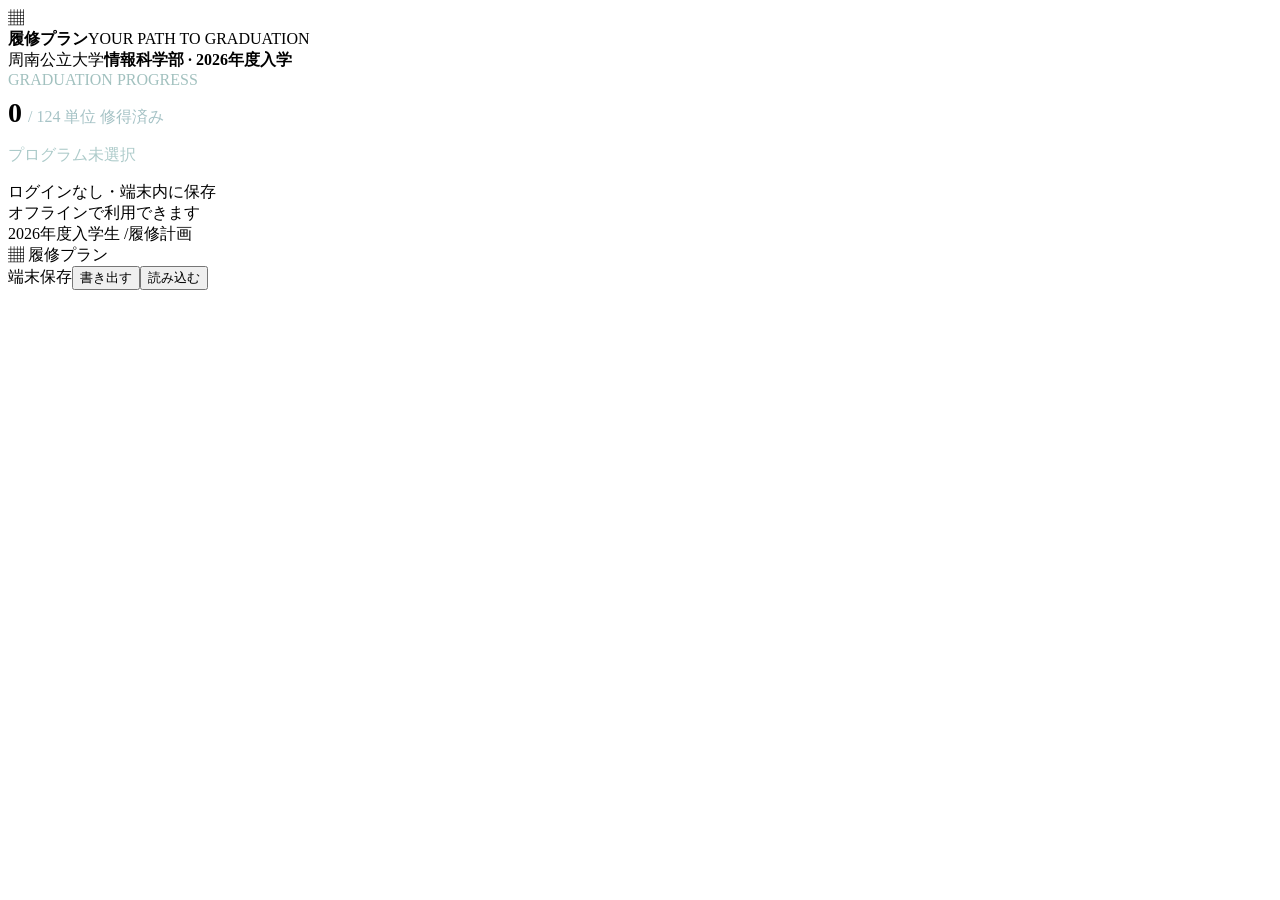
<file: source/src/shell.html>
<!doctype html>
<html lang="ja">
<head><meta charset="utf-8"><meta name="viewport" content="width=device-width, initial-scale=1"><meta name="color-scheme" content="light"><title>履修プラン｜情報科学部 2026</title>
<style>
__STYLES__
</style><style id="planningStyle">__PLANNING_STYLES__</style></head>
<body>
<aside class="sidebar">
 <div class="brand"><div class="brand-mark" aria-hidden="true">▦</div><div><strong>履修プラン</strong><span>YOUR PATH TO GRADUATION</span></div></div>
 <div class="cohort">周南公立大学<b>情報科学部 · 2026年度入学</b></div>
 <nav aria-label="メインメニュー" id="nav"></nav>
 <div class="side-bottom"><div class="eyebrow" style="color:#a2c1bf">GRADUATION PROGRESS</div><div style="display:flex;align-items:baseline;gap:6px;margin-top:8px"><strong id="sideCredits" style="font-size:28px">0</strong><span class="tiny" style="color:#a6c3c6">/ 124 単位 修得済み</span></div><div class="side-progress"><span id="sideBar"></span></div><p class="tiny" style="color:#adcbca" id="sideProgram">プログラム未選択</p><div class="side-footer">ログインなし・端末内に保存<br>オフラインで利用できます</div></div>
</aside>
<div class="app"><header class="topbar"><div class="breadcrumb">2026年度入学生 <span>/</span><span id="crumb">履修計画</span></div><div class="mobile-brand">▦ 履修プラン</div><div class="top-actions"><span class="save-state" id="saveState"><i class="dot"></i>端末保存</span><button class="link-btn" id="exportBtn">書き出す</button><button class="link-btn" id="importBtn">読み込む</button></div></header><nav class="mobile-nav" id="mobileNav" aria-label="メインメニュー"></nav><main class="content" id="main"></main></div>
<dialog class="dialog" id="courseDialog" aria-labelledby="dialogTitle"><div id="dialogContent"></div></dialog>
<dialog class="dialog" id="confirmDialog" aria-labelledby="confirmTitle"><div class="dialog-header"><h2 id="confirmTitle">確認</h2></div><div class="dialog-body" id="confirmMessage"></div><div class="dialog-footer"><button class="btn secondary" id="cancelConfirm">キャンセル</button><button class="btn" id="acceptConfirm">実行</button></div></dialog>
<dialog class="dialog slot-dialog" id="slotDialog" aria-labelledby="slotTitle"><div id="slotContent"></div></dialog>
<dialog class="dialog" id="editorDialog" aria-labelledby="editorTitle"><div id="editorContent"></div></dialog>
<input id="importFile" type="file" accept=".json,application/json" hidden><input id="scheduleFile" type="file" accept=".json,application/json" hidden><div id="toast" class="toast" role="status" hidden></div>
<script id="courseData" type="application/json">__DATA__</script>
<script>__ENGINE__</script>
<script>__PERSISTENCE__</script>
<script>__APP__</script>
</body></html>
</file>
<file: pwa.css>
[hidden]{display:none!important}
.workspace>*,.graduation-grid>*,.year-grid>*,.data-cards>*{min-width:0}
.pwa-dialog{width:min(540px,calc(100vw - 28px))}
.pwa-dialog{max-width:540px}.pwa-dialog .dialog-body{max-height:75vh;max-height:75dvh}.pwa-dialog h3{margin:20px 0 7px}.pwa-intro{display:flex;align-items:center;gap:15px;margin-bottom:18px}.pwa-intro img{border-radius:13px}.pwa-intro p{font-size:13px}.pwa-status{padding:11px 13px;border-radius:7px;background:var(--mint);color:#286d5c;font-size:12px;margin-bottom:7px}.pwa-status[data-state="error"]{background:var(--amber);color:#805c22}.pwa-install{margin-top:17px;width:100%}.pwa-storage{margin-top:13px}.pwa-controls{display:flex;gap:9px;flex-wrap:wrap;margin-top:12px}.pwa-update-message{margin-top:18px}.pwa-version{margin-top:20px}.pwa-menu[data-update="true"]::after{content:"";display:inline-block;width:6px;height:6px;border-radius:50%;background:var(--teal);margin-left:4px}.pwa-update-notice{position:fixed;bottom:20px;right:20px;z-index:90;background:var(--navy);color:white;padding:12px 16px;border-radius:9px;box-shadow:0 5px 25px #0003;max-width:calc(100vw - 30px);font-size:12px;display:flex;gap:14px;align-items:center}.pwa-update-notice button{background:#e4f3ee;color:#173e49;border-radius:5px;padding:6px 9px;white-space:nowrap;font-size:11px}
@supports(padding:env(safe-area-inset-top)){body{padding-top:env(safe-area-inset-top);padding-left:env(safe-area-inset-left);padding-right:env(safe-area-inset-right)}.sidebar{padding-top:calc(30px + env(safe-area-inset-top));padding-left:calc(18px + env(safe-area-inset-left))}.content{padding-bottom:calc(40px + env(safe-area-inset-bottom))}.pwa-update-notice{bottom:calc(20px + env(safe-area-inset-bottom));right:calc(20px + env(safe-area-inset-right))}.toast{bottom:calc(27px + env(safe-area-inset-bottom))}}
@media(max-width:700px){.topbar{height:auto;min-height:57px;flex-wrap:wrap;padding-top:8px;padding-bottom:8px;gap:4px}.top-actions{margin-left:auto;flex-wrap:wrap;justify-content:flex-end}.pwa-dialog .dialog-header h2{font-size:19px}.pwa-update-notice{left:15px;right:15px;justify-content:space-between}.pwa-intro p{font-size:12px}}
@media print{.pwa-dialog,.pwa-update-notice{display:none!important}body{padding:0}}
</file>
